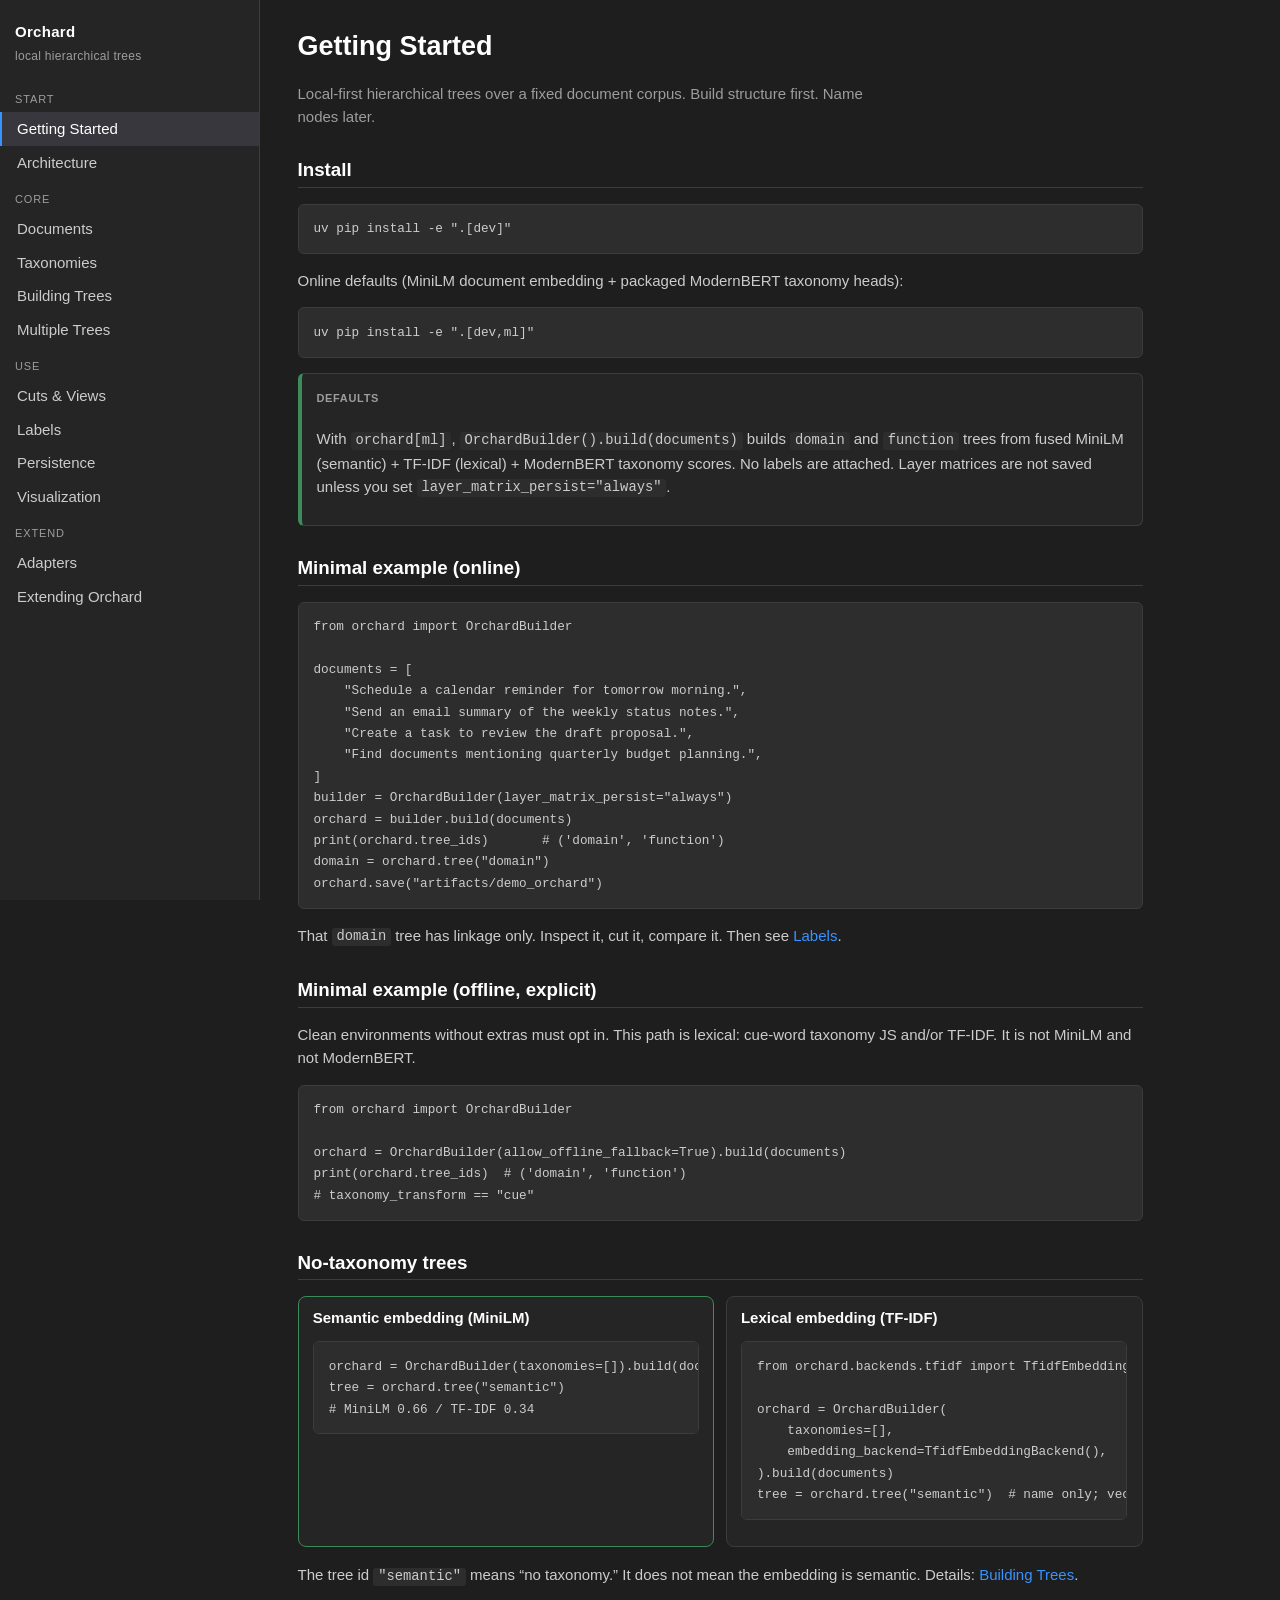
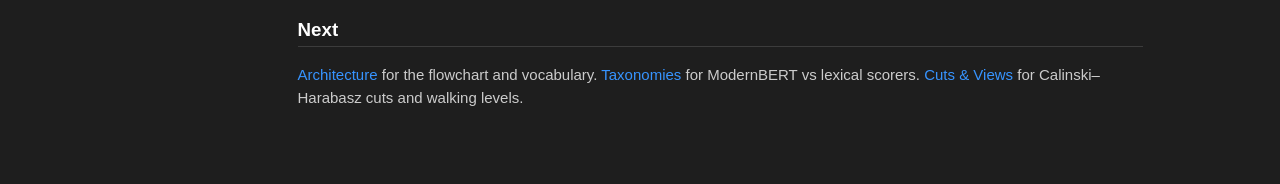
<file: docs/site/index.html>
<!DOCTYPE html>
<html lang="en">
<head>
  <meta charset="utf-8" />
  <meta name="viewport" content="width=device-width, initial-scale=1" />
  <title>Getting Started — Orchard</title>
  <link rel="stylesheet" href="assets/site.css" />
</head>
<body data-page="getting-started">
  <div class="layout">
<aside class="sidebar">
  <div class="brand">Orchard<span>local hierarchical trees</span></div>
  <nav class="nav">
    <div class="nav-section">Start</div>
    <a href="index.html" data-page="getting-started">Getting Started</a>
    <a href="architecture.html" data-page="architecture">Architecture</a>
    <div class="nav-section">Core</div>
    <a href="documents.html" data-page="documents">Documents</a>
    <a href="taxonomies.html" data-page="taxonomies">Taxonomies</a>
    <a href="building-trees.html" data-page="building-trees">Building Trees</a>
    <a href="multiple-trees.html" data-page="multiple-trees">Multiple Trees</a>
    <div class="nav-section">Use</div>
    <a href="cuts-and-views.html" data-page="cuts-and-views">Cuts &amp; Views</a>
    <a href="labels.html" data-page="labels">Labels</a>
    <a href="persistence.html" data-page="persistence">Persistence</a>
    <a href="visualization.html" data-page="visualization">Visualization</a>
    <div class="nav-section">Extend</div>
    <a href="adapters.html" data-page="adapters">Adapters</a>
    <a href="extending.html" data-page="extending">Extending Orchard</a>
  </nav>
</aside>
    <main class="content">
      <h1>Getting Started</h1>
      <p class="lede">Local-first hierarchical trees over a fixed document corpus. Build structure first. Name nodes later.</p>

      <h2>Install</h2>
      <pre><code>uv pip install -e ".[dev]"</code></pre>
      <p>Online defaults (MiniLM document embedding + packaged ModernBERT taxonomy heads):</p>
      <pre><code>uv pip install -e ".[dev,ml]"</code></pre>

      <div class="callout default">
        <div class="kicker">Defaults</div>
        <p>With <code>orchard[ml]</code>, <code>OrchardBuilder().build(documents)</code> builds <code>domain</code> and <code>function</code> trees from fused MiniLM (semantic) + TF-IDF (lexical) + ModernBERT taxonomy scores. No labels are attached. Layer matrices are not saved unless you set <code>layer_matrix_persist="always"</code>.</p>
      </div>

      <h2>Minimal example (online)</h2>
      <pre><code>from orchard import OrchardBuilder

documents = [
    "Schedule a calendar reminder for tomorrow morning.",
    "Send an email summary of the weekly status notes.",
    "Create a task to review the draft proposal.",
    "Find documents mentioning quarterly budget planning.",
]
builder = OrchardBuilder(layer_matrix_persist="always")
orchard = builder.build(documents)
print(orchard.tree_ids)       # ('domain', 'function')
domain = orchard.tree("domain")
orchard.save("artifacts/demo_orchard")</code></pre>
      <p>That <code>domain</code> tree has linkage only. Inspect it, cut it, compare it. Then see <a href="labels.html">Labels</a>.</p>

      <h2>Minimal example (offline, explicit)</h2>
      <p>Clean environments without extras must opt in. This path is lexical: cue-word taxonomy JS and/or TF-IDF. It is not MiniLM and not ModernBERT.</p>
      <pre><code>from orchard import OrchardBuilder

orchard = OrchardBuilder(allow_offline_fallback=True).build(documents)
print(orchard.tree_ids)  # ('domain', 'function')
# taxonomy_transform == "cue"</code></pre>

      <h2>No-taxonomy trees</h2>
      <div class="split">
        <div class="branch default">
          <h3>Semantic embedding (MiniLM)</h3>
          <pre><code>orchard = OrchardBuilder(taxonomies=[]).build(documents)
tree = orchard.tree("semantic")
# MiniLM 0.66 / TF-IDF 0.34</code></pre>
        </div>
        <div class="branch">
          <h3>Lexical embedding (TF-IDF)</h3>
          <pre><code>from orchard.backends.tfidf import TfidfEmbeddingBackend

orchard = OrchardBuilder(
    taxonomies=[],
    embedding_backend=TfidfEmbeddingBackend(),
).build(documents)
tree = orchard.tree("semantic")  # name only; vectors are TF-IDF</code></pre>
        </div>
      </div>
      <p>The tree id <code>"semantic"</code> means “no taxonomy.” It does not mean the embedding is semantic. Details: <a href="building-trees.html">Building Trees</a>.</p>

      <h2>Next</h2>
      <p><a href="architecture.html">Architecture</a> for the flowchart and vocabulary. <a href="taxonomies.html">Taxonomies</a> for ModernBERT vs lexical scorers. <a href="cuts-and-views.html">Cuts &amp; Views</a> for Calinski–Harabasz cuts and walking levels.</p>
    </main>
  </div>
  <script src="assets/site.js"></script>
</body>
</html>
</file>
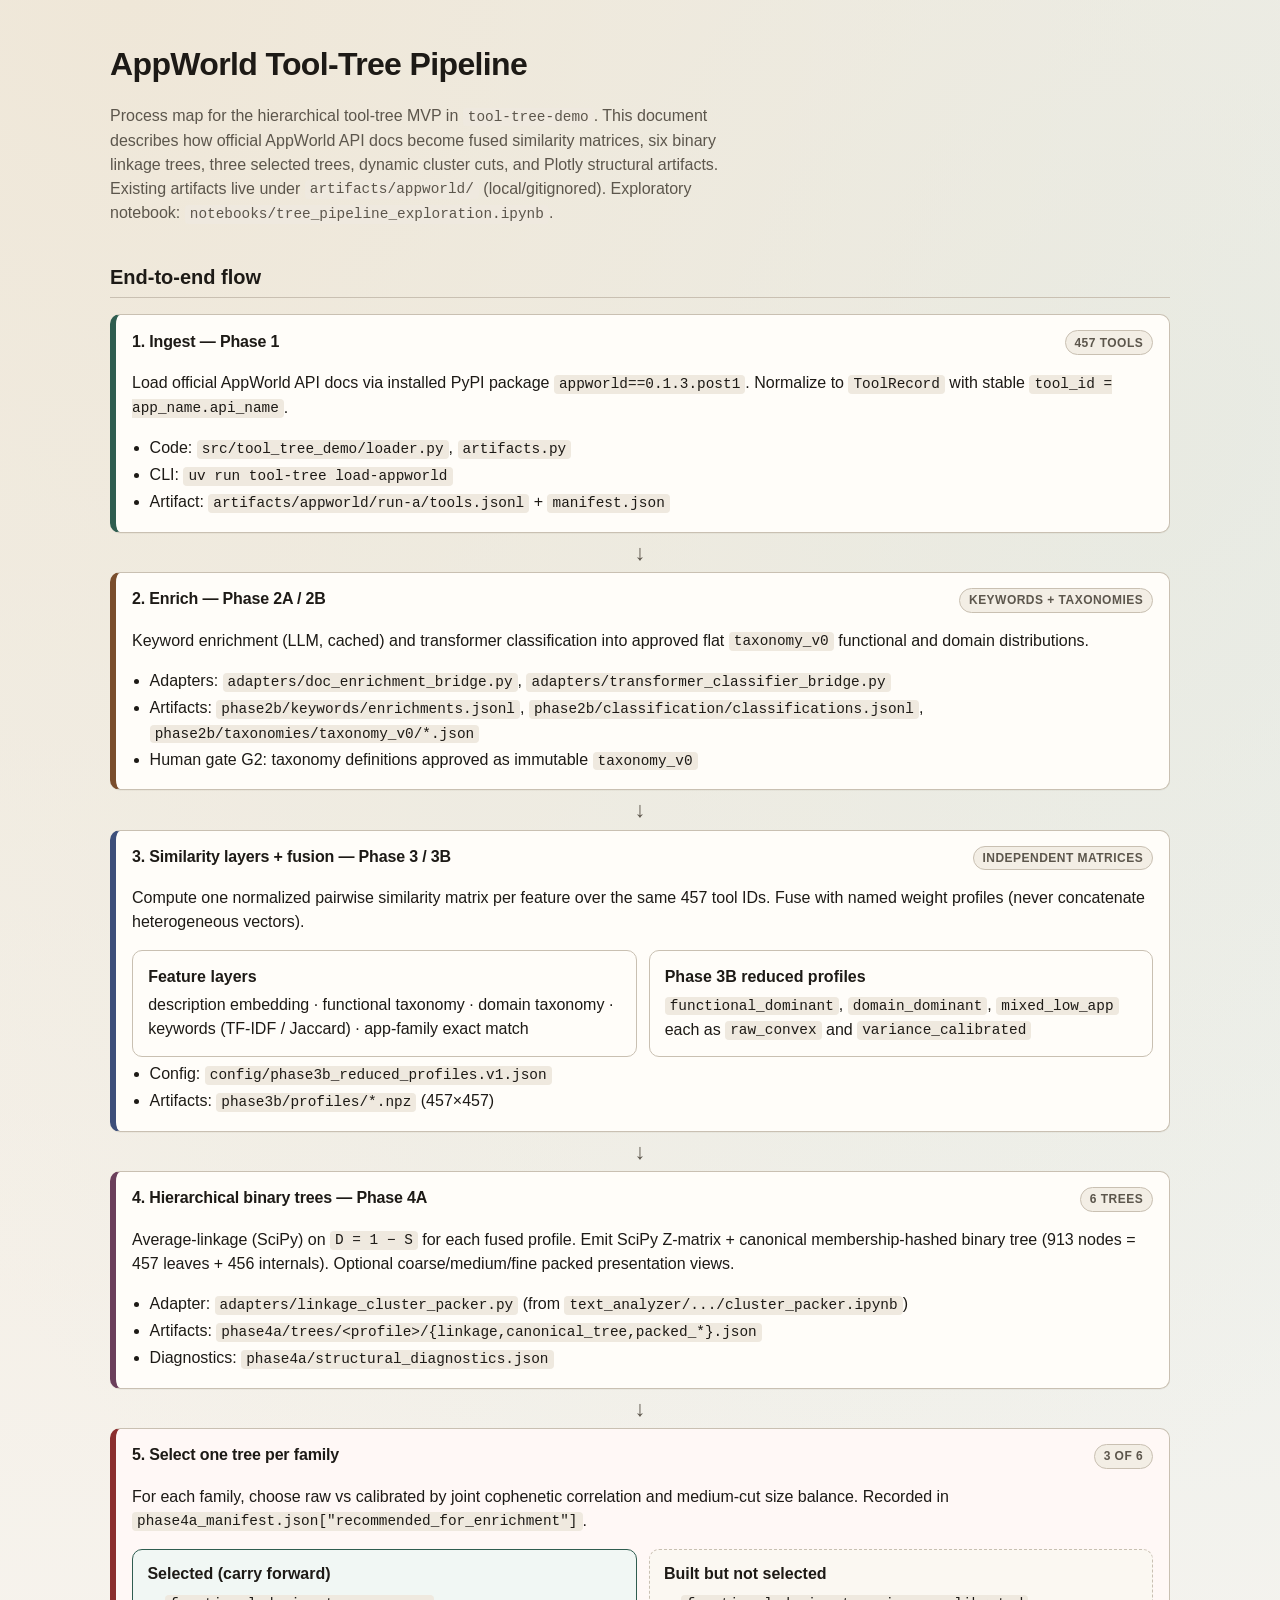
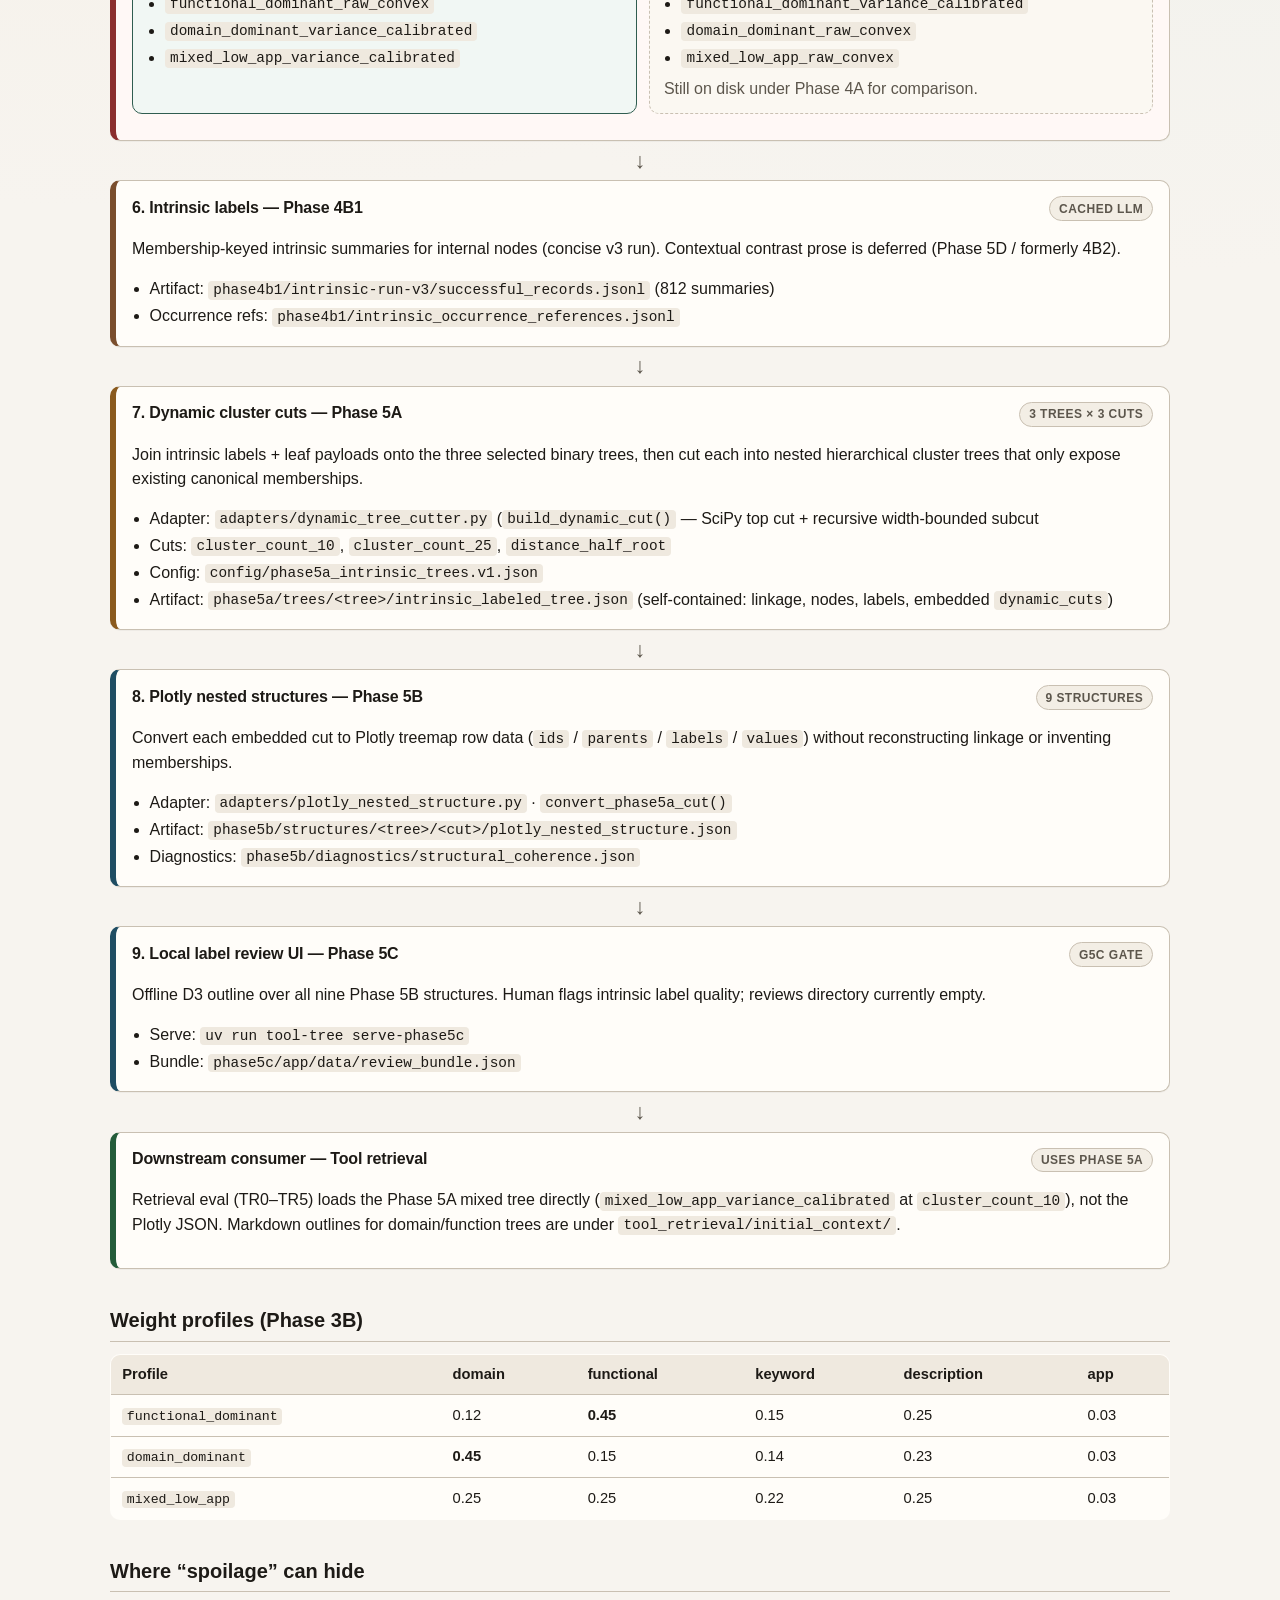
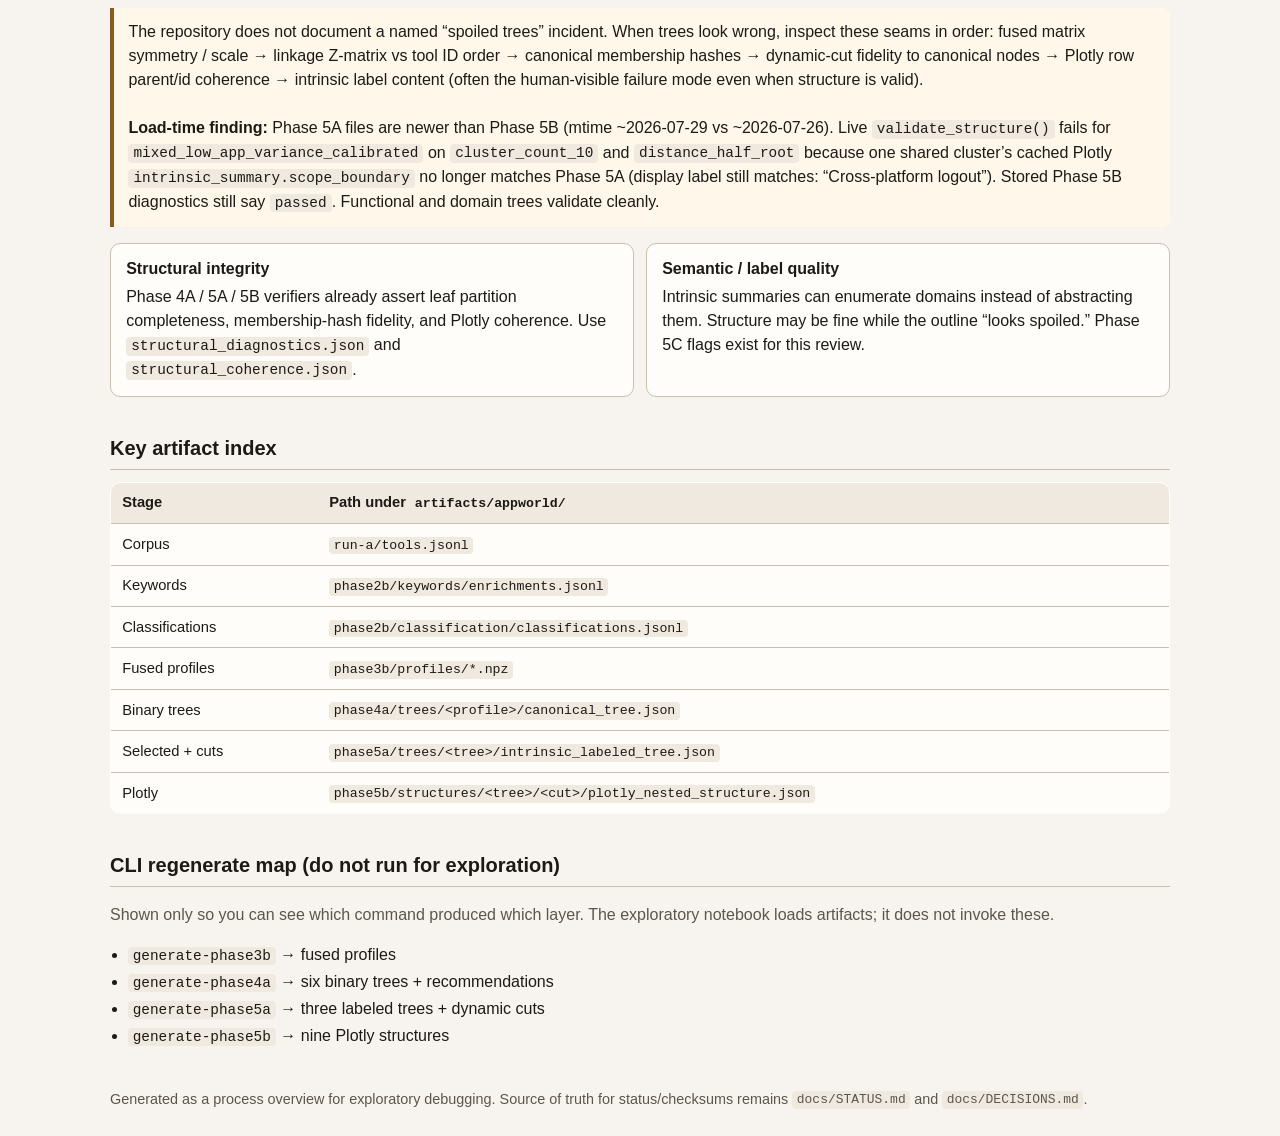
<file: docs/TREE_PIPELINE_PROCESS.html>
<!DOCTYPE html>
<html lang="en">
<head>
  <meta charset="utf-8" />
  <meta name="viewport" content="width=device-width, initial-scale=1" />
  <title>AppWorld Tool-Tree Pipeline Process</title>
  <style>
    :root {
      --bg: #f7f4ef;
      --ink: #1d1a16;
      --muted: #5c564c;
      --line: #c9c0b2;
      --card: #fffdf9;
      --ingest: #2f5d50;
      --enrich: #7a4e2d;
      --sim: #3d4f7a;
      --tree: #6b3f5b;
      --cut: #8a5a1e;
      --viz: #1f4d63;
      --gate: #8b2e2e;
      --ok: #245c3a;
    }
    * { box-sizing: border-box; }
    body {
      margin: 0;
      color: var(--ink);
      background:
        radial-gradient(circle at 10% 0%, #efe7d8 0%, transparent 40%),
        radial-gradient(circle at 90% 10%, #e4ece8 0%, transparent 35%),
        var(--bg);
      font: 16px/1.5 "Segoe UI", "Helvetica Neue", sans-serif;
    }
    main {
      max-width: 1100px;
      margin: 0 auto;
      padding: 2.5rem 1.25rem 4rem;
    }
    h1 {
      font-size: 2rem;
      letter-spacing: -0.02em;
      margin: 0 0 0.4rem;
    }
    .lede {
      color: var(--muted);
      max-width: 70ch;
      margin-bottom: 2rem;
    }
    h2 {
      margin: 2.25rem 0 0.75rem;
      font-size: 1.25rem;
      border-bottom: 1px solid var(--line);
      padding-bottom: 0.35rem;
    }
    h3 { margin: 1.25rem 0 0.5rem; font-size: 1.05rem; }
    p, li { color: var(--ink); }
    .muted { color: var(--muted); }
    code, .path {
      font-family: Consolas, "Cascadia Mono", monospace;
      font-size: 0.9em;
      background: #efe9df;
      padding: 0.1em 0.35em;
      border-radius: 4px;
    }
    .flow {
      display: flex;
      flex-direction: column;
      gap: 0.55rem;
      margin: 1rem 0 1.5rem;
    }
    .stage {
      border: 1px solid var(--line);
      border-left: 6px solid var(--ink);
      background: var(--card);
      border-radius: 10px;
      padding: 0.9rem 1rem;
      box-shadow: 0 1px 0 rgba(29, 26, 22, 0.04);
    }
    .stage.ingest { border-left-color: var(--ingest); }
    .stage.enrich { border-left-color: var(--enrich); }
    .stage.sim { border-left-color: var(--sim); }
    .stage.tree { border-left-color: var(--tree); }
    .stage.cut { border-left-color: var(--cut); }
    .stage.viz { border-left-color: var(--viz); }
    .stage.gate { border-left-color: var(--gate); background: #fff8f6; }
    .stage.consumer { border-left-color: var(--ok); }
    .stage-head {
      display: flex;
      flex-wrap: wrap;
      gap: 0.5rem 1rem;
      align-items: baseline;
      justify-content: space-between;
    }
    .stage-title {
      font-weight: 700;
      letter-spacing: -0.01em;
    }
    .badge {
      display: inline-block;
      font-size: 0.75rem;
      font-weight: 650;
      text-transform: uppercase;
      letter-spacing: 0.04em;
      border: 1px solid var(--line);
      border-radius: 999px;
      padding: 0.15rem 0.55rem;
      color: var(--muted);
      background: #f3eee5;
    }
    .arrow {
      align-self: center;
      color: var(--muted);
      font-size: 1.35rem;
      line-height: 1;
      user-select: none;
    }
    .grid-2 {
      display: grid;
      grid-template-columns: repeat(auto-fit, minmax(240px, 1fr));
      gap: 0.75rem;
    }
    .tile {
      border: 1px solid var(--line);
      border-radius: 10px;
      background: var(--card);
      padding: 0.85rem 0.95rem;
    }
    .tile strong { display: block; margin-bottom: 0.25rem; }
    .split {
      display: grid;
      grid-template-columns: repeat(auto-fit, minmax(280px, 1fr));
      gap: 0.75rem;
      margin: 0.75rem 0;
    }
    .branch {
      border: 1px dashed var(--line);
      border-radius: 10px;
      padding: 0.75rem 0.9rem;
      background: #fbf8f2;
    }
    .branch.selected {
      border-style: solid;
      border-color: #2f5d50;
      background: #f1f7f4;
    }
    .branch .label {
      font-weight: 700;
      margin-bottom: 0.35rem;
    }
    ul.compact { margin: 0.35rem 0 0; padding-left: 1.1rem; }
    ul.compact li { margin: 0.15rem 0; }
    table {
      width: 100%;
      border-collapse: collapse;
      background: var(--card);
      border: 1px solid var(--line);
      border-radius: 10px;
      overflow: hidden;
      font-size: 0.92rem;
    }
    th, td {
      text-align: left;
      padding: 0.55rem 0.7rem;
      border-bottom: 1px solid var(--line);
      vertical-align: top;
    }
    th { background: #efe9df; font-weight: 650; }
    tr:last-child td { border-bottom: 0; }
    .note {
      border-left: 4px solid #8a5a1e;
      background: #fff8ea;
      padding: 0.75rem 0.9rem;
      border-radius: 0 8px 8px 0;
      margin: 1rem 0;
    }
    footer {
      margin-top: 2.5rem;
      color: var(--muted);
      font-size: 0.9rem;
    }
  </style>
</head>
<body>
  <main>
    <h1>AppWorld Tool-Tree Pipeline</h1>
    <p class="lede">
      Process map for the hierarchical tool-tree MVP in
      <code>tool-tree-demo</code>. This document describes how official AppWorld
      API docs become fused similarity matrices, six binary linkage trees, three
      selected trees, dynamic cluster cuts, and Plotly structural artifacts.
      Existing artifacts live under <span class="path">artifacts/appworld/</span>
      (local/gitignored). Exploratory notebook:
      <span class="path">notebooks/tree_pipeline_exploration.ipynb</span>.
    </p>

    <h2>End-to-end flow</h2>
    <div class="flow">
      <div class="stage ingest">
        <div class="stage-head">
          <div class="stage-title">1. Ingest — Phase 1</div>
          <span class="badge">457 tools</span>
        </div>
        <p>Load official AppWorld API docs via installed PyPI package
          <code>appworld==0.1.3.post1</code>. Normalize to
          <code>ToolRecord</code> with stable <code>tool_id = app_name.api_name</code>.</p>
        <ul class="compact">
          <li>Code: <code>src/tool_tree_demo/loader.py</code>, <code>artifacts.py</code></li>
          <li>CLI: <code>uv run tool-tree load-appworld</code></li>
          <li>Artifact: <span class="path">artifacts/appworld/run-a/tools.jsonl</span> + <code>manifest.json</code></li>
        </ul>
      </div>
      <div class="arrow">↓</div>

      <div class="stage enrich">
        <div class="stage-head">
          <div class="stage-title">2. Enrich — Phase 2A / 2B</div>
          <span class="badge">keywords + taxonomies</span>
        </div>
        <p>Keyword enrichment (LLM, cached) and transformer classification into
          approved flat <code>taxonomy_v0</code> functional and domain distributions.</p>
        <ul class="compact">
          <li>Adapters: <code>adapters/doc_enrichment_bridge.py</code>, <code>adapters/transformer_classifier_bridge.py</code></li>
          <li>Artifacts:
            <span class="path">phase2b/keywords/enrichments.jsonl</span>,
            <span class="path">phase2b/classification/classifications.jsonl</span>,
            <span class="path">phase2b/taxonomies/taxonomy_v0/*.json</span>
          </li>
          <li>Human gate G2: taxonomy definitions approved as immutable <code>taxonomy_v0</code></li>
        </ul>
      </div>
      <div class="arrow">↓</div>

      <div class="stage sim">
        <div class="stage-head">
          <div class="stage-title">3. Similarity layers + fusion — Phase 3 / 3B</div>
          <span class="badge">independent matrices</span>
        </div>
        <p>Compute one normalized pairwise similarity matrix per feature over the
          same 457 tool IDs. Fuse with named weight profiles (never concatenate
          heterogeneous vectors).</p>
        <div class="grid-2" style="margin-top:0.6rem">
          <div class="tile">
            <strong>Feature layers</strong>
            description embedding · functional taxonomy · domain taxonomy ·
            keywords (TF-IDF / Jaccard) · app-family exact match
          </div>
          <div class="tile">
            <strong>Phase 3B reduced profiles</strong>
            <code>functional_dominant</code>,
            <code>domain_dominant</code>,
            <code>mixed_low_app</code>
            each as <code>raw_convex</code> and <code>variance_calibrated</code>
          </div>
        </div>
        <ul class="compact">
          <li>Config: <span class="path">config/phase3b_reduced_profiles.v1.json</span></li>
          <li>Artifacts: <span class="path">phase3b/profiles/*.npz</span> (457×457)</li>
        </ul>
      </div>
      <div class="arrow">↓</div>

      <div class="stage tree">
        <div class="stage-head">
          <div class="stage-title">4. Hierarchical binary trees — Phase 4A</div>
          <span class="badge">6 trees</span>
        </div>
        <p>Average-linkage (SciPy) on <code>D = 1 − S</code> for each fused profile.
          Emit SciPy Z-matrix + canonical membership-hashed binary tree
          (913 nodes = 457 leaves + 456 internals). Optional coarse/medium/fine
          packed presentation views.</p>
        <ul class="compact">
          <li>Adapter: <code>adapters/linkage_cluster_packer.py</code>
            (from <code>text_analyzer/.../cluster_packer.ipynb</code>)</li>
          <li>Artifacts: <span class="path">phase4a/trees/&lt;profile&gt;/{linkage,canonical_tree,packed_*}.json</span></li>
          <li>Diagnostics: <span class="path">phase4a/structural_diagnostics.json</span></li>
        </ul>
      </div>
      <div class="arrow">↓</div>

      <div class="stage gate">
        <div class="stage-head">
          <div class="stage-title">5. Select one tree per family</div>
          <span class="badge">3 of 6</span>
        </div>
        <p>For each family, choose raw vs calibrated by joint cophenetic correlation
          and medium-cut size balance. Recorded in
          <code>phase4a_manifest.json["recommended_for_enrichment"]</code>.</p>
        <div class="split">
          <div class="branch selected">
            <div class="label">Selected (carry forward)</div>
            <ul class="compact">
              <li><code>functional_dominant_raw_convex</code></li>
              <li><code>domain_dominant_variance_calibrated</code></li>
              <li><code>mixed_low_app_variance_calibrated</code></li>
            </ul>
          </div>
          <div class="branch">
            <div class="label">Built but not selected</div>
            <ul class="compact">
              <li><code>functional_dominant_variance_calibrated</code></li>
              <li><code>domain_dominant_raw_convex</code></li>
              <li><code>mixed_low_app_raw_convex</code></li>
            </ul>
            <p class="muted" style="margin:0.4rem 0 0">Still on disk under Phase 4A for comparison.</p>
          </div>
        </div>
      </div>
      <div class="arrow">↓</div>

      <div class="stage enrich">
        <div class="stage-head">
          <div class="stage-title">6. Intrinsic labels — Phase 4B1</div>
          <span class="badge">cached LLM</span>
        </div>
        <p>Membership-keyed intrinsic summaries for internal nodes (concise v3 run).
          Contextual contrast prose is deferred (Phase 5D / formerly 4B2).</p>
        <ul class="compact">
          <li>Artifact: <span class="path">phase4b1/intrinsic-run-v3/successful_records.jsonl</span> (812 summaries)</li>
          <li>Occurrence refs: <span class="path">phase4b1/intrinsic_occurrence_references.jsonl</span></li>
        </ul>
      </div>
      <div class="arrow">↓</div>

      <div class="stage cut">
        <div class="stage-head">
          <div class="stage-title">7. Dynamic cluster cuts — Phase 5A</div>
          <span class="badge">3 trees × 3 cuts</span>
        </div>
        <p>Join intrinsic labels + leaf payloads onto the three selected binary trees,
          then cut each into nested hierarchical cluster trees that only expose
          existing canonical memberships.</p>
        <ul class="compact">
          <li>Adapter: <code>adapters/dynamic_tree_cutter.py</code>
            (<code>build_dynamic_cut()</code> — SciPy top cut + recursive width-bounded subcut</li>
          <li>Cuts: <code>cluster_count_10</code>, <code>cluster_count_25</code>, <code>distance_half_root</code></li>
          <li>Config: <span class="path">config/phase5a_intrinsic_trees.v1.json</span></li>
          <li>Artifact: <span class="path">phase5a/trees/&lt;tree&gt;/intrinsic_labeled_tree.json</span>
            (self-contained: linkage, nodes, labels, embedded <code>dynamic_cuts</code>)</li>
        </ul>
      </div>
      <div class="arrow">↓</div>

      <div class="stage viz">
        <div class="stage-head">
          <div class="stage-title">8. Plotly nested structures — Phase 5B</div>
          <span class="badge">9 structures</span>
        </div>
        <p>Convert each embedded cut to Plotly treemap row data
          (<code>ids</code> / <code>parents</code> / <code>labels</code> / <code>values</code>)
          without reconstructing linkage or inventing memberships.</p>
        <ul class="compact">
          <li>Adapter: <code>adapters/plotly_nested_structure.py</code> · <code>convert_phase5a_cut()</code></li>
          <li>Artifact: <span class="path">phase5b/structures/&lt;tree&gt;/&lt;cut&gt;/plotly_nested_structure.json</span></li>
          <li>Diagnostics: <span class="path">phase5b/diagnostics/structural_coherence.json</span></li>
        </ul>
      </div>
      <div class="arrow">↓</div>

      <div class="stage viz">
        <div class="stage-head">
          <div class="stage-title">9. Local label review UI — Phase 5C</div>
          <span class="badge">G5C gate</span>
        </div>
        <p>Offline D3 outline over all nine Phase 5B structures. Human flags
          intrinsic label quality; reviews directory currently empty.</p>
        <ul class="compact">
          <li>Serve: <code>uv run tool-tree serve-phase5c</code></li>
          <li>Bundle: <span class="path">phase5c/app/data/review_bundle.json</span></li>
        </ul>
      </div>
      <div class="arrow">↓</div>

      <div class="stage consumer">
        <div class="stage-head">
          <div class="stage-title">Downstream consumer — Tool retrieval</div>
          <span class="badge">uses Phase 5A</span>
        </div>
        <p>Retrieval eval (TR0–TR5) loads the Phase 5A mixed tree directly
          (<code>mixed_low_app_variance_calibrated</code> at
          <code>cluster_count_10</code>), not the Plotly JSON. Markdown outlines for
          domain/function trees are under
          <span class="path">tool_retrieval/initial_context/</span>.</p>
      </div>
    </div>

    <h2>Weight profiles (Phase 3B)</h2>
    <table>
      <thead>
        <tr>
          <th>Profile</th>
          <th>domain</th>
          <th>functional</th>
          <th>keyword</th>
          <th>description</th>
          <th>app</th>
        </tr>
      </thead>
      <tbody>
        <tr>
          <td><code>functional_dominant</code></td>
          <td>0.12</td><td><strong>0.45</strong></td><td>0.15</td><td>0.25</td><td>0.03</td>
        </tr>
        <tr>
          <td><code>domain_dominant</code></td>
          <td><strong>0.45</strong></td><td>0.15</td><td>0.14</td><td>0.23</td><td>0.03</td>
        </tr>
        <tr>
          <td><code>mixed_low_app</code></td>
          <td>0.25</td><td>0.25</td><td>0.22</td><td>0.25</td><td>0.03</td>
        </tr>
      </tbody>
    </table>

    <h2>Where “spoilage” can hide</h2>
    <div class="note">
      The repository does not document a named “spoiled trees” incident. When
      trees look wrong, inspect these seams in order: fused matrix symmetry /
      scale → linkage Z-matrix vs tool ID order → canonical membership hashes →
      dynamic-cut fidelity to canonical nodes → Plotly row parent/id coherence →
      intrinsic label content (often the human-visible failure mode even when
      structure is valid).
      <br /><br />
      <strong>Load-time finding:</strong> Phase 5A files are newer than Phase 5B
      (mtime ~2026-07-29 vs ~2026-07-26). Live
      <code>validate_structure()</code> fails for
      <code>mixed_low_app_variance_calibrated</code> on
      <code>cluster_count_10</code> and <code>distance_half_root</code> because
      one shared cluster’s cached Plotly <code>intrinsic_summary.scope_boundary</code>
      no longer matches Phase 5A (display label still matches:
      “Cross-platform logout”). Stored Phase 5B diagnostics still say
      <code>passed</code>. Functional and domain trees validate cleanly.
    </div>
    <div class="grid-2">
      <div class="tile">
        <strong>Structural integrity</strong>
        Phase 4A / 5A / 5B verifiers already assert leaf partition completeness,
        membership-hash fidelity, and Plotly coherence. Use
        <code>structural_diagnostics.json</code> and
        <code>structural_coherence.json</code>.
      </div>
      <div class="tile">
        <strong>Semantic / label quality</strong>
        Intrinsic summaries can enumerate domains instead of abstracting them.
        Structure may be fine while the outline “looks spoiled.” Phase 5C flags
        exist for this review.
      </div>
    </div>

    <h2>Key artifact index</h2>
    <table>
      <thead>
        <tr><th>Stage</th><th>Path under <code>artifacts/appworld/</code></th></tr>
      </thead>
      <tbody>
        <tr><td>Corpus</td><td><code>run-a/tools.jsonl</code></td></tr>
        <tr><td>Keywords</td><td><code>phase2b/keywords/enrichments.jsonl</code></td></tr>
        <tr><td>Classifications</td><td><code>phase2b/classification/classifications.jsonl</code></td></tr>
        <tr><td>Fused profiles</td><td><code>phase3b/profiles/*.npz</code></td></tr>
        <tr><td>Binary trees</td><td><code>phase4a/trees/&lt;profile&gt;/canonical_tree.json</code></td></tr>
        <tr><td>Selected + cuts</td><td><code>phase5a/trees/&lt;tree&gt;/intrinsic_labeled_tree.json</code></td></tr>
        <tr><td>Plotly</td><td><code>phase5b/structures/&lt;tree&gt;/&lt;cut&gt;/plotly_nested_structure.json</code></td></tr>
      </tbody>
    </table>

    <h2>CLI regenerate map (do not run for exploration)</h2>
    <p class="muted">Shown only so you can see which command produced which layer.
      The exploratory notebook loads artifacts; it does not invoke these.</p>
    <ul class="compact">
      <li><code>generate-phase3b</code> → fused profiles</li>
      <li><code>generate-phase4a</code> → six binary trees + recommendations</li>
      <li><code>generate-phase5a</code> → three labeled trees + dynamic cuts</li>
      <li><code>generate-phase5b</code> → nine Plotly structures</li>
    </ul>

    <footer>
      Generated as a process overview for exploratory debugging. Source of truth
      for status/checksums remains <code>docs/STATUS.md</code> and
      <code>docs/DECISIONS.md</code>.
    </footer>
  </main>
</body>
</html>
</file>
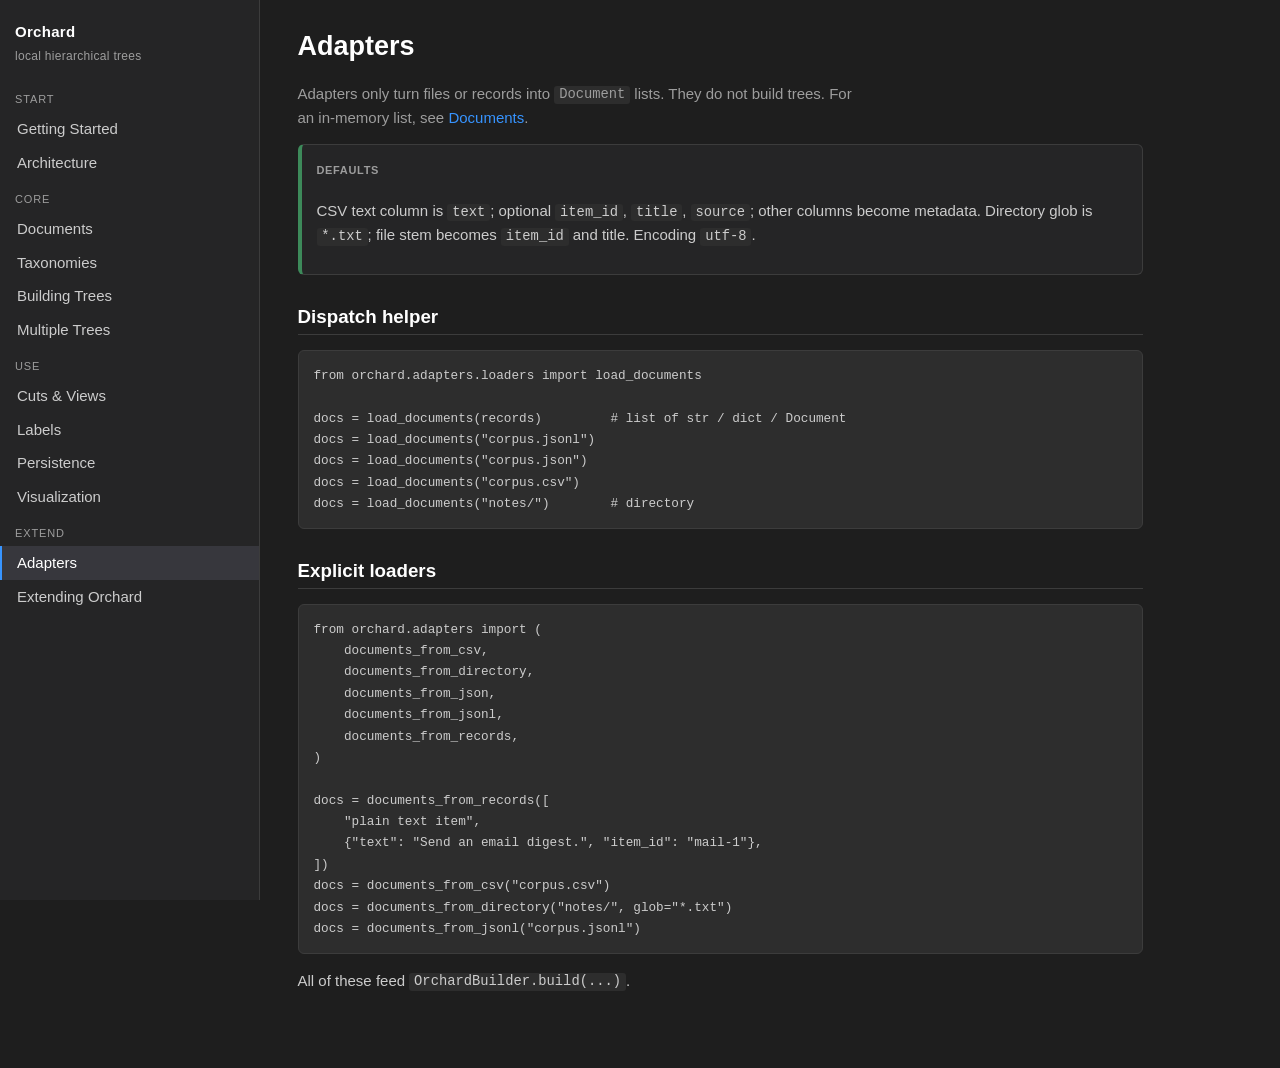
<file: docs/site/adapters.html>
<!DOCTYPE html>
<html lang="en">
<head>
  <meta charset="utf-8" />
  <meta name="viewport" content="width=device-width, initial-scale=1" />
  <title>Adapters — Orchard</title>
  <link rel="stylesheet" href="assets/site.css" />
</head>
<body data-page="adapters">
  <div class="layout">
<aside class="sidebar">
  <div class="brand">Orchard<span>local hierarchical trees</span></div>
  <nav class="nav">
    <div class="nav-section">Start</div>
    <a href="index.html" data-page="getting-started">Getting Started</a>
    <a href="architecture.html" data-page="architecture">Architecture</a>
    <div class="nav-section">Core</div>
    <a href="documents.html" data-page="documents">Documents</a>
    <a href="taxonomies.html" data-page="taxonomies">Taxonomies</a>
    <a href="building-trees.html" data-page="building-trees">Building Trees</a>
    <a href="multiple-trees.html" data-page="multiple-trees">Multiple Trees</a>
    <div class="nav-section">Use</div>
    <a href="cuts-and-views.html" data-page="cuts-and-views">Cuts &amp; Views</a>
    <a href="labels.html" data-page="labels">Labels</a>
    <a href="persistence.html" data-page="persistence">Persistence</a>
    <a href="visualization.html" data-page="visualization">Visualization</a>
    <div class="nav-section">Extend</div>
    <a href="adapters.html" data-page="adapters">Adapters</a>
    <a href="extending.html" data-page="extending">Extending Orchard</a>
  </nav>
</aside>
    <main class="content">
      <h1>Adapters</h1>
      <p class="lede">Adapters only turn files or records into <code>Document</code> lists. They do not build trees. For an in-memory list, see <a href="documents.html">Documents</a>.</p>

      <div class="callout default">
        <div class="kicker">Defaults</div>
        <p>CSV text column is <code>text</code>; optional <code>item_id</code>, <code>title</code>, <code>source</code>; other columns become metadata. Directory glob is <code>*.txt</code>; file stem becomes <code>item_id</code> and title. Encoding <code>utf-8</code>.</p>
      </div>

      <h2>Dispatch helper</h2>
      <pre><code>from orchard.adapters.loaders import load_documents

docs = load_documents(records)         # list of str / dict / Document
docs = load_documents("corpus.jsonl")
docs = load_documents("corpus.json")
docs = load_documents("corpus.csv")
docs = load_documents("notes/")        # directory</code></pre>

      <h2>Explicit loaders</h2>
      <pre><code>from orchard.adapters import (
    documents_from_csv,
    documents_from_directory,
    documents_from_json,
    documents_from_jsonl,
    documents_from_records,
)

docs = documents_from_records([
    "plain text item",
    {"text": "Send an email digest.", "item_id": "mail-1"},
])
docs = documents_from_csv("corpus.csv")
docs = documents_from_directory("notes/", glob="*.txt")
docs = documents_from_jsonl("corpus.jsonl")</code></pre>
      <p>All of these feed <code>OrchardBuilder.build(...)</code>.</p>
    </main>
  </div>
  <script src="assets/site.js"></script>
</body>
</html>
</file>
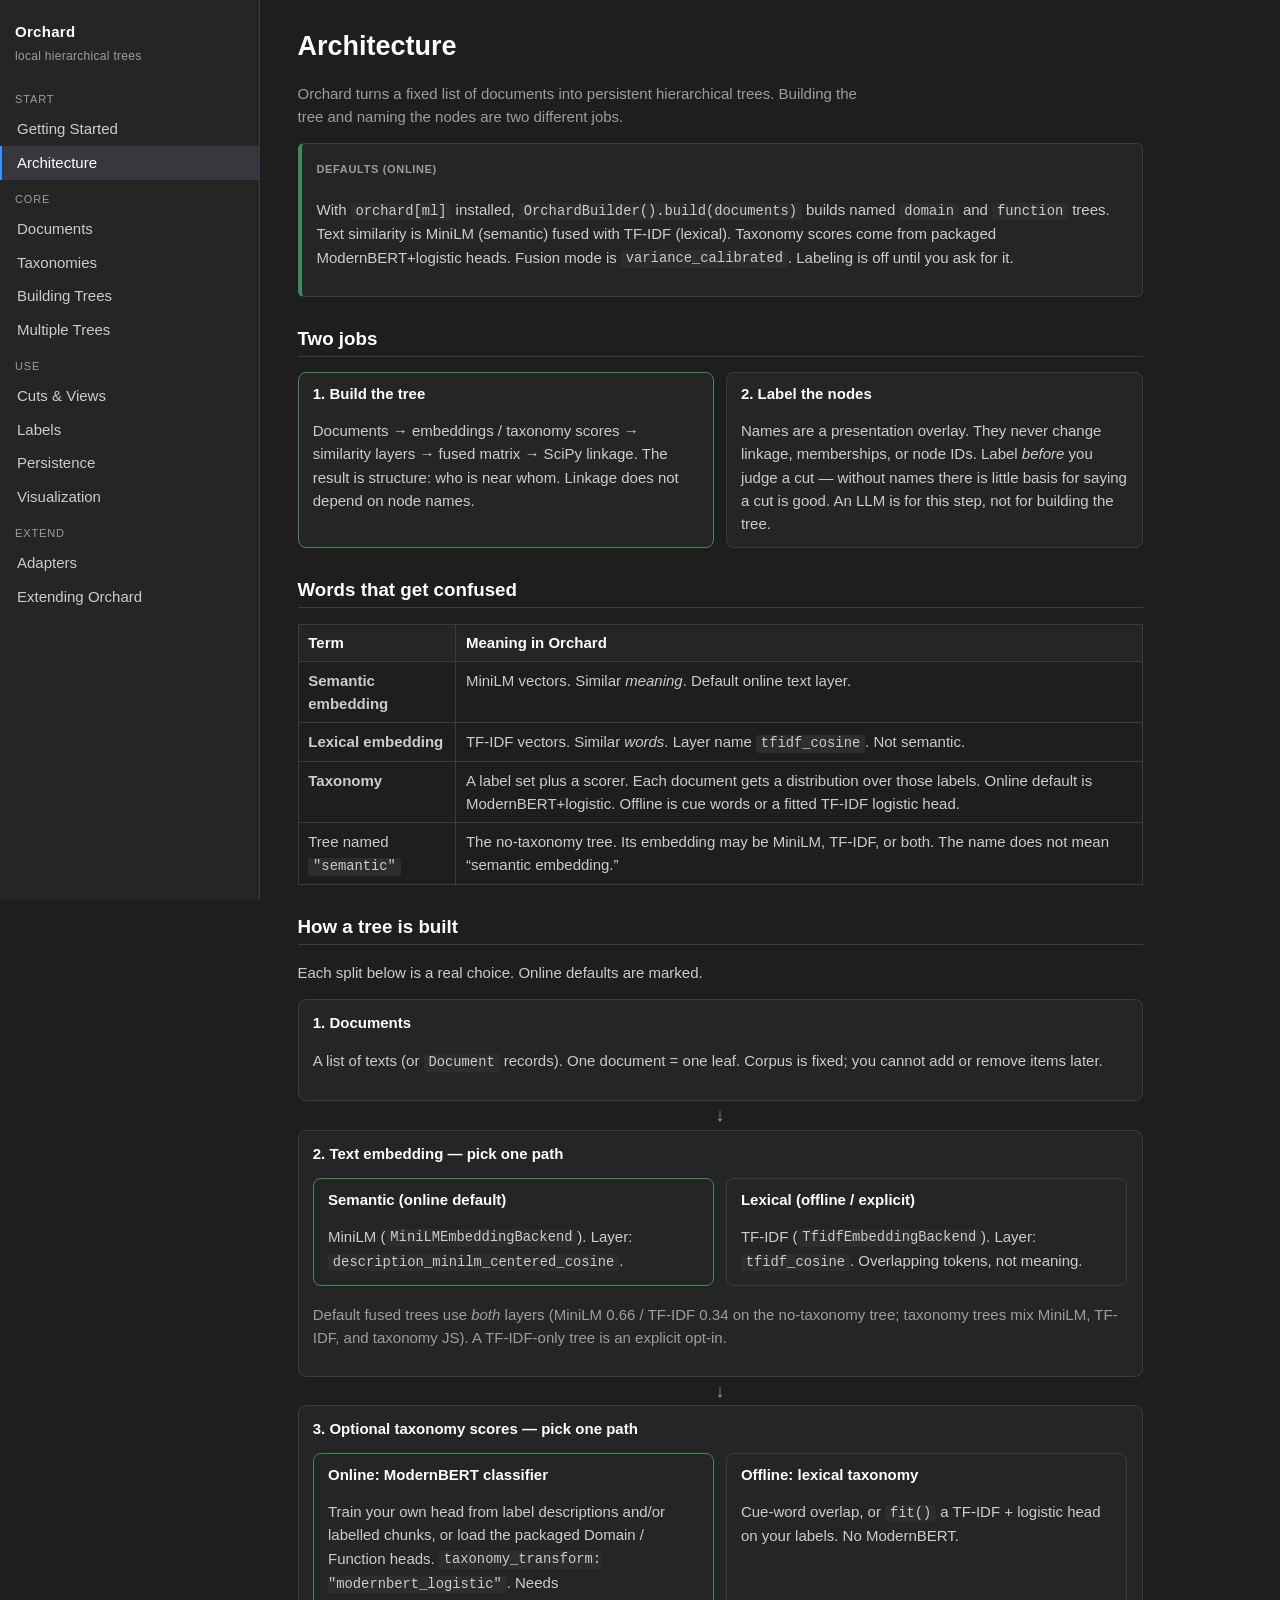
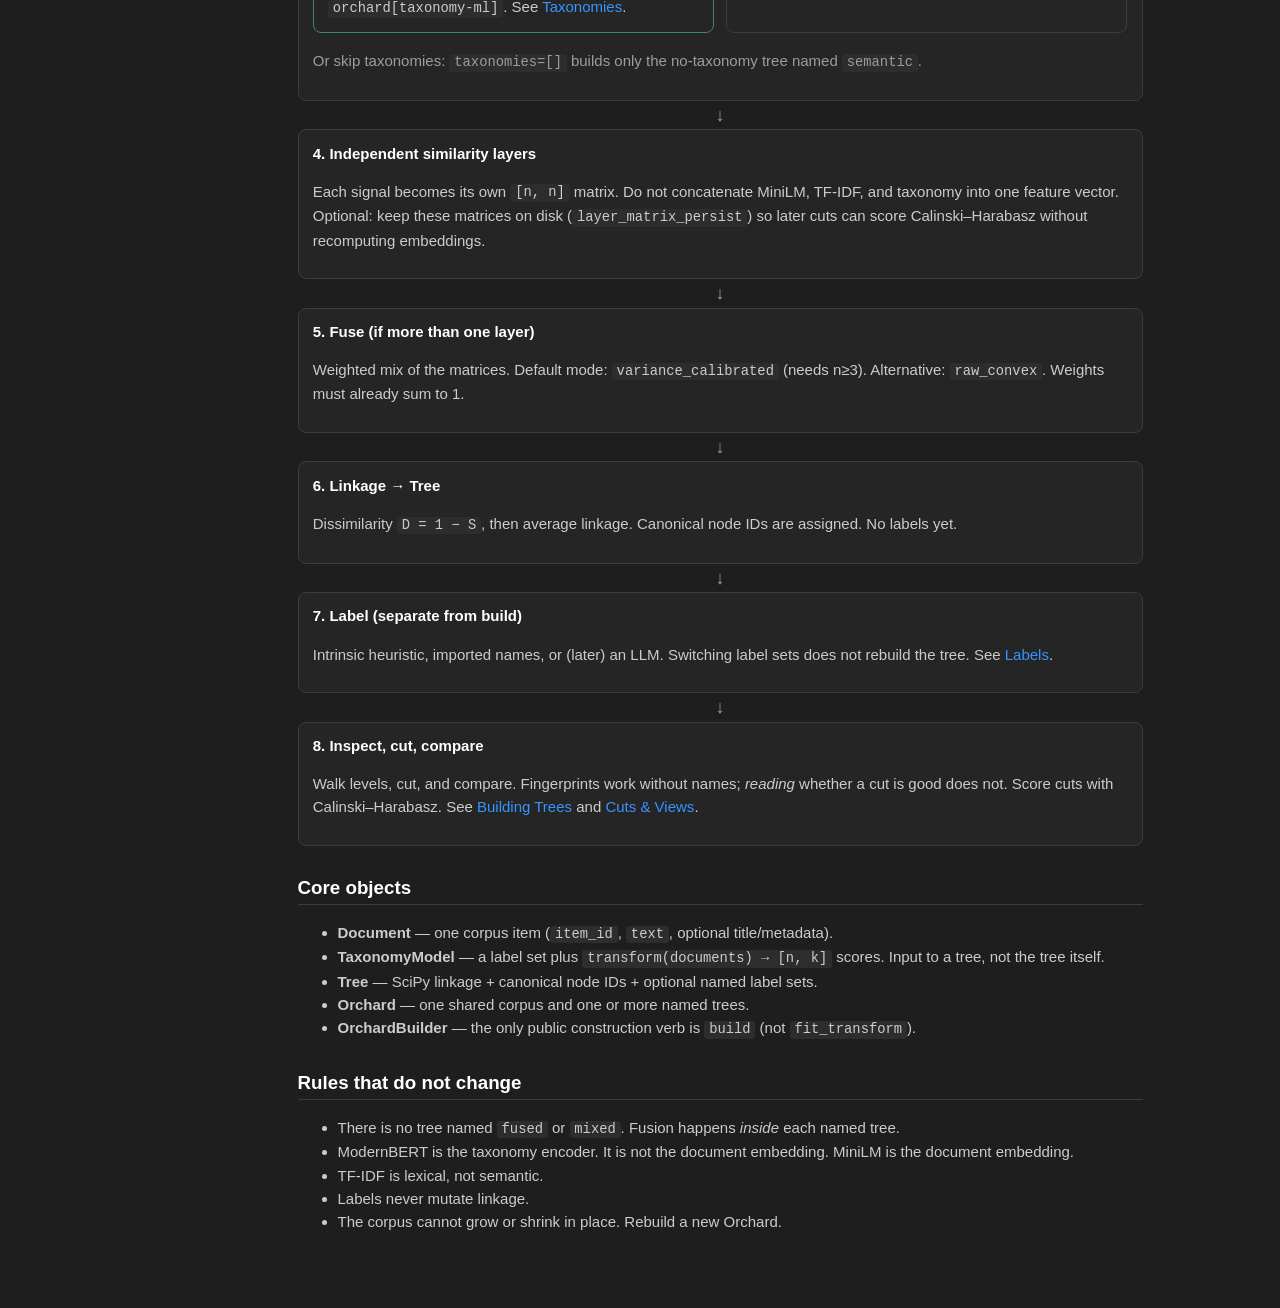
<file: docs/site/architecture.html>
<!DOCTYPE html>
<html lang="en">
<head>
  <meta charset="utf-8" />
  <meta name="viewport" content="width=device-width, initial-scale=1" />
  <title>Architecture — Orchard</title>
  <link rel="stylesheet" href="assets/site.css" />
</head>
<body data-page="architecture">
  <div class="layout">
<aside class="sidebar">
  <div class="brand">Orchard<span>local hierarchical trees</span></div>
  <nav class="nav">
    <div class="nav-section">Start</div>
    <a href="index.html" data-page="getting-started">Getting Started</a>
    <a href="architecture.html" data-page="architecture">Architecture</a>
    <div class="nav-section">Core</div>
    <a href="documents.html" data-page="documents">Documents</a>
    <a href="taxonomies.html" data-page="taxonomies">Taxonomies</a>
    <a href="building-trees.html" data-page="building-trees">Building Trees</a>
    <a href="multiple-trees.html" data-page="multiple-trees">Multiple Trees</a>
    <div class="nav-section">Use</div>
    <a href="cuts-and-views.html" data-page="cuts-and-views">Cuts &amp; Views</a>
    <a href="labels.html" data-page="labels">Labels</a>
    <a href="persistence.html" data-page="persistence">Persistence</a>
    <a href="visualization.html" data-page="visualization">Visualization</a>
    <div class="nav-section">Extend</div>
    <a href="adapters.html" data-page="adapters">Adapters</a>
    <a href="extending.html" data-page="extending">Extending Orchard</a>
  </nav>
</aside>
    <main class="content">
      <h1>Architecture</h1>
      <p class="lede">Orchard turns a fixed list of documents into persistent hierarchical trees. Building the tree and naming the nodes are two different jobs.</p>

      <div class="callout default">
        <div class="kicker">Defaults (online)</div>
        <p>With <code>orchard[ml]</code> installed, <code>OrchardBuilder().build(documents)</code> builds named <code>domain</code> and <code>function</code> trees. Text similarity is MiniLM (semantic) fused with TF-IDF (lexical). Taxonomy scores come from packaged ModernBERT+logistic heads. Fusion mode is <code>variance_calibrated</code>. Labeling is off until you ask for it.</p>
      </div>

      <h2>Two jobs</h2>
      <div class="split">
        <div class="branch default">
          <h3>1. Build the tree</h3>
          <p>Documents → embeddings / taxonomy scores → similarity layers → fused matrix → SciPy linkage. The result is structure: who is near whom. Linkage does not depend on node names.</p>
        </div>
        <div class="branch">
          <h3>2. Label the nodes</h3>
          <p>Names are a presentation overlay. They never change linkage, memberships, or node IDs. Label <em>before</em> you judge a cut — without names there is little basis for saying a cut is good. An LLM is for this step, not for building the tree.</p>
        </div>
      </div>

      <h2>Words that get confused</h2>
      <table>
        <thead>
          <tr><th>Term</th><th>Meaning in Orchard</th></tr>
        </thead>
        <tbody>
          <tr>
            <td><strong>Semantic embedding</strong></td>
            <td>MiniLM vectors. Similar <em>meaning</em>. Default online text layer.</td>
          </tr>
          <tr>
            <td><strong>Lexical embedding</strong></td>
            <td>TF-IDF vectors. Similar <em>words</em>. Layer name <code>tfidf_cosine</code>. Not semantic.</td>
          </tr>
          <tr>
            <td><strong>Taxonomy</strong></td>
            <td>A label set plus a scorer. Each document gets a distribution over those labels. Online default is ModernBERT+logistic. Offline is cue words or a fitted TF-IDF logistic head.</td>
          </tr>
          <tr>
            <td>Tree named <code>"semantic"</code></td>
            <td>The no-taxonomy tree. Its embedding may be MiniLM, TF-IDF, or both. The name does not mean “semantic embedding.”</td>
          </tr>
        </tbody>
      </table>

      <h2>How a tree is built</h2>
      <p>Each split below is a real choice. Online defaults are marked.</p>

      <div class="flow">
        <div class="flow-step">
          <div class="title">1. Documents</div>
          <p>A list of texts (or <code>Document</code> records). One document = one leaf. Corpus is fixed; you cannot add or remove items later.</p>
        </div>
        <div class="flow-arrow">↓</div>
        <div class="flow-step">
          <div class="title">2. Text embedding — pick one path</div>
          <div class="split">
            <div class="branch default">
              <h3>Semantic (online default)</h3>
              <p>MiniLM (<code>MiniLMEmbeddingBackend</code>). Layer: <code>description_minilm_centered_cosine</code>.</p>
            </div>
            <div class="branch">
              <h3>Lexical (offline / explicit)</h3>
              <p>TF-IDF (<code>TfidfEmbeddingBackend</code>). Layer: <code>tfidf_cosine</code>. Overlapping tokens, not meaning.</p>
            </div>
          </div>
          <p class="muted">Default fused trees use <em>both</em> layers (MiniLM 0.66 / TF-IDF 0.34 on the no-taxonomy tree; taxonomy trees mix MiniLM, TF-IDF, and taxonomy JS). A TF-IDF-only tree is an explicit opt-in.</p>
        </div>
        <div class="flow-arrow">↓</div>
        <div class="flow-step">
          <div class="title">3. Optional taxonomy scores — pick one path</div>
          <div class="split">
            <div class="branch default">
              <h3>Online: ModernBERT classifier</h3>
              <p>Train your own head from label descriptions and/or labelled chunks, or load the packaged Domain / Function heads. <code>taxonomy_transform: "modernbert_logistic"</code>. Needs <code>orchard[taxonomy-ml]</code>. See <a href="taxonomies.html">Taxonomies</a>.</p>
            </div>
            <div class="branch">
              <h3>Offline: lexical taxonomy</h3>
              <p>Cue-word overlap, or <code>fit()</code> a TF-IDF + logistic head on your labels. No ModernBERT.</p>
            </div>
          </div>
          <p class="muted">Or skip taxonomies: <code>taxonomies=[]</code> builds only the no-taxonomy tree named <code>semantic</code>.</p>
        </div>
        <div class="flow-arrow">↓</div>
        <div class="flow-step">
          <div class="title">4. Independent similarity layers</div>
          <p>Each signal becomes its own <code>[n, n]</code> matrix. Do not concatenate MiniLM, TF-IDF, and taxonomy into one feature vector. Optional: keep these matrices on disk (<code>layer_matrix_persist</code>) so later cuts can score Calinski–Harabasz without recomputing embeddings.</p>
        </div>
        <div class="flow-arrow">↓</div>
        <div class="flow-step">
          <div class="title">5. Fuse (if more than one layer)</div>
          <p>Weighted mix of the matrices. Default mode: <code>variance_calibrated</code> (needs n≥3). Alternative: <code>raw_convex</code>. Weights must already sum to 1.</p>
        </div>
        <div class="flow-arrow">↓</div>
        <div class="flow-step">
          <div class="title">6. Linkage → Tree</div>
          <p>Dissimilarity <code>D = 1 − S</code>, then average linkage. Canonical node IDs are assigned. No labels yet.</p>
        </div>
        <div class="flow-arrow">↓</div>
        <div class="flow-step">
          <div class="title">7. Label (separate from build)</div>
          <p>Intrinsic heuristic, imported names, or (later) an LLM. Switching label sets does not rebuild the tree. See <a href="labels.html">Labels</a>.</p>
        </div>
        <div class="flow-arrow">↓</div>
        <div class="flow-step">
          <div class="title">8. Inspect, cut, compare</div>
          <p>Walk levels, cut, and compare. Fingerprints work without names; <em>reading</em> whether a cut is good does not. Score cuts with Calinski–Harabasz. See <a href="building-trees.html#compare">Building Trees</a> and <a href="cuts-and-views.html">Cuts &amp; Views</a>.</p>
        </div>
      </div>

      <h2>Core objects</h2>
      <ul>
        <li><strong>Document</strong> — one corpus item (<code>item_id</code>, <code>text</code>, optional title/metadata).</li>
        <li><strong>TaxonomyModel</strong> — a label set plus <code>transform(documents) → [n, k]</code> scores. Input to a tree, not the tree itself.</li>
        <li><strong>Tree</strong> — SciPy linkage + canonical node IDs + optional named label sets.</li>
        <li><strong>Orchard</strong> — one shared corpus and one or more named trees.</li>
        <li><strong>OrchardBuilder</strong> — the only public construction verb is <code>build</code> (not <code>fit_transform</code>).</li>
      </ul>

      <h2>Rules that do not change</h2>
      <ul>
        <li>There is no tree named <code>fused</code> or <code>mixed</code>. Fusion happens <em>inside</em> each named tree.</li>
        <li>ModernBERT is the taxonomy encoder. It is not the document embedding. MiniLM is the document embedding.</li>
        <li>TF-IDF is lexical, not semantic.</li>
        <li>Labels never mutate linkage.</li>
        <li>The corpus cannot grow or shrink in place. Rebuild a new Orchard.</li>
      </ul>
    </main>
  </div>
  <script src="assets/site.js"></script>
</body>
</html>
</file>
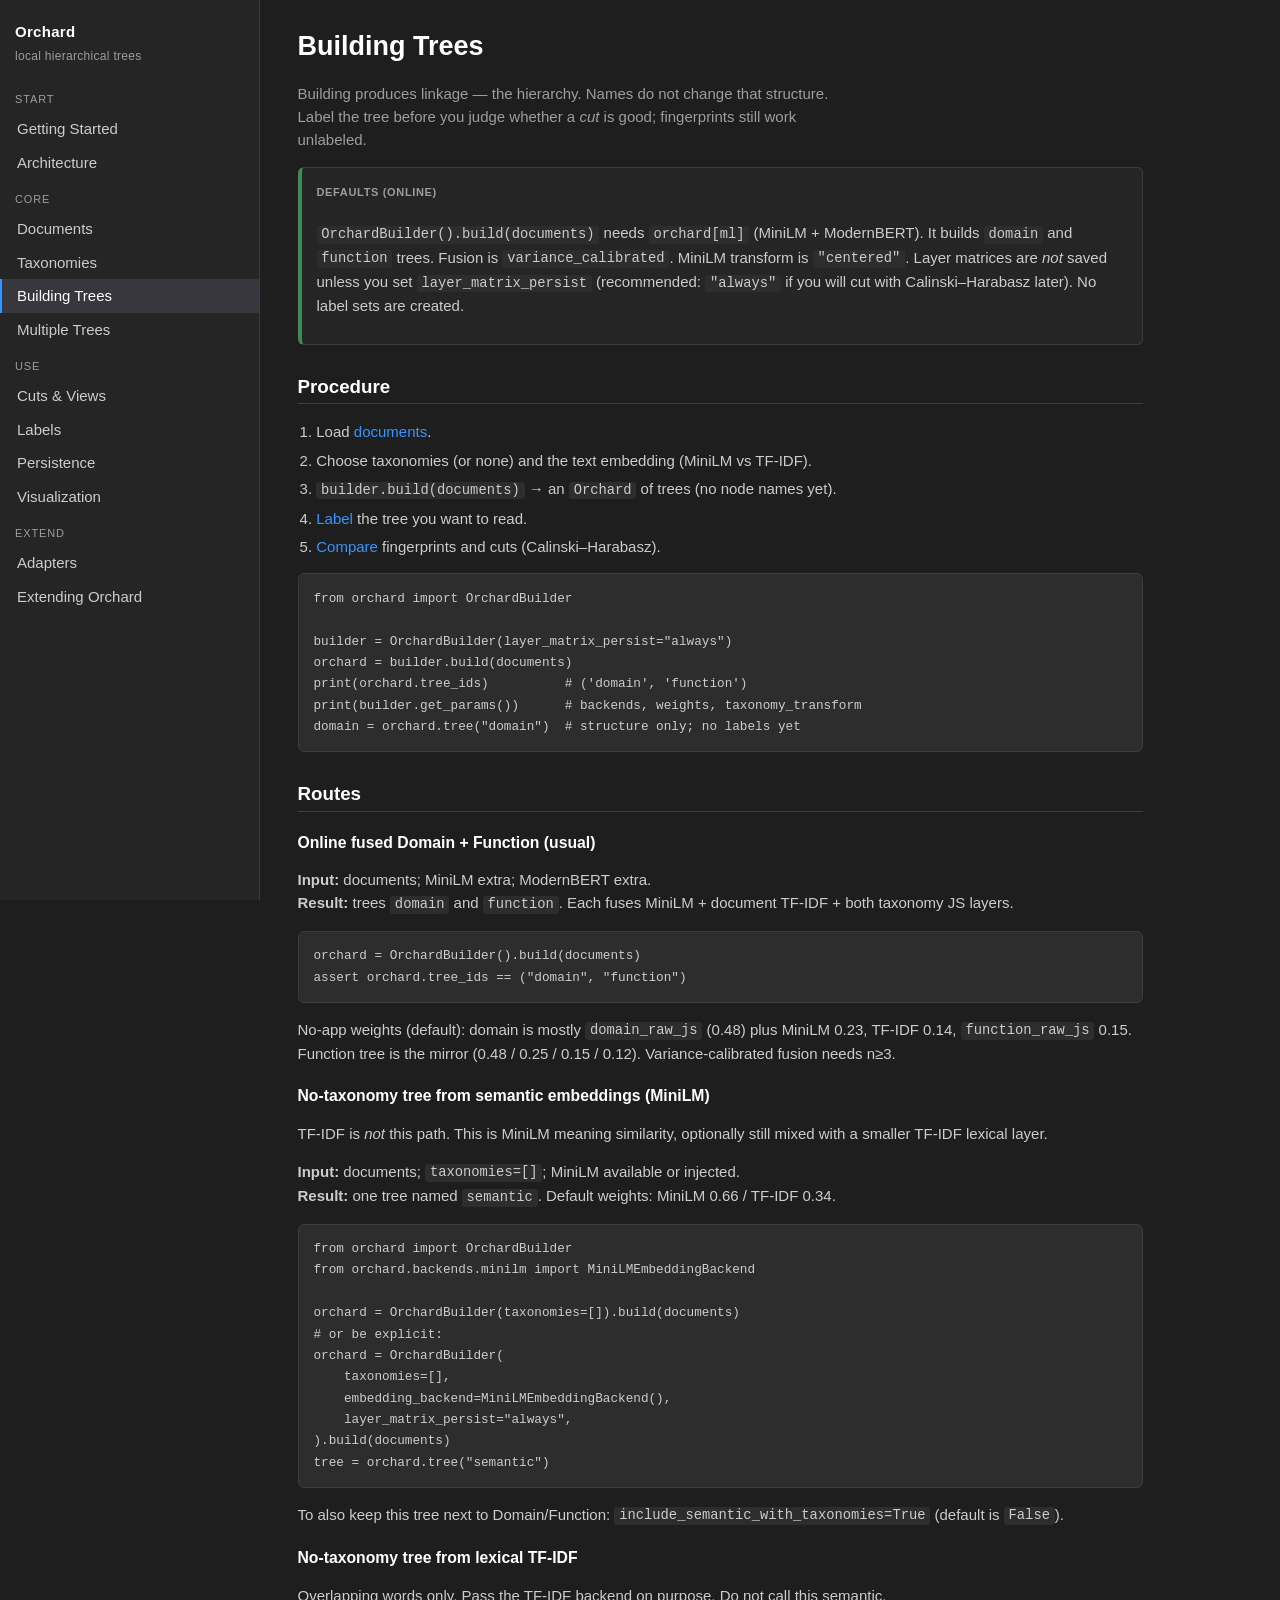
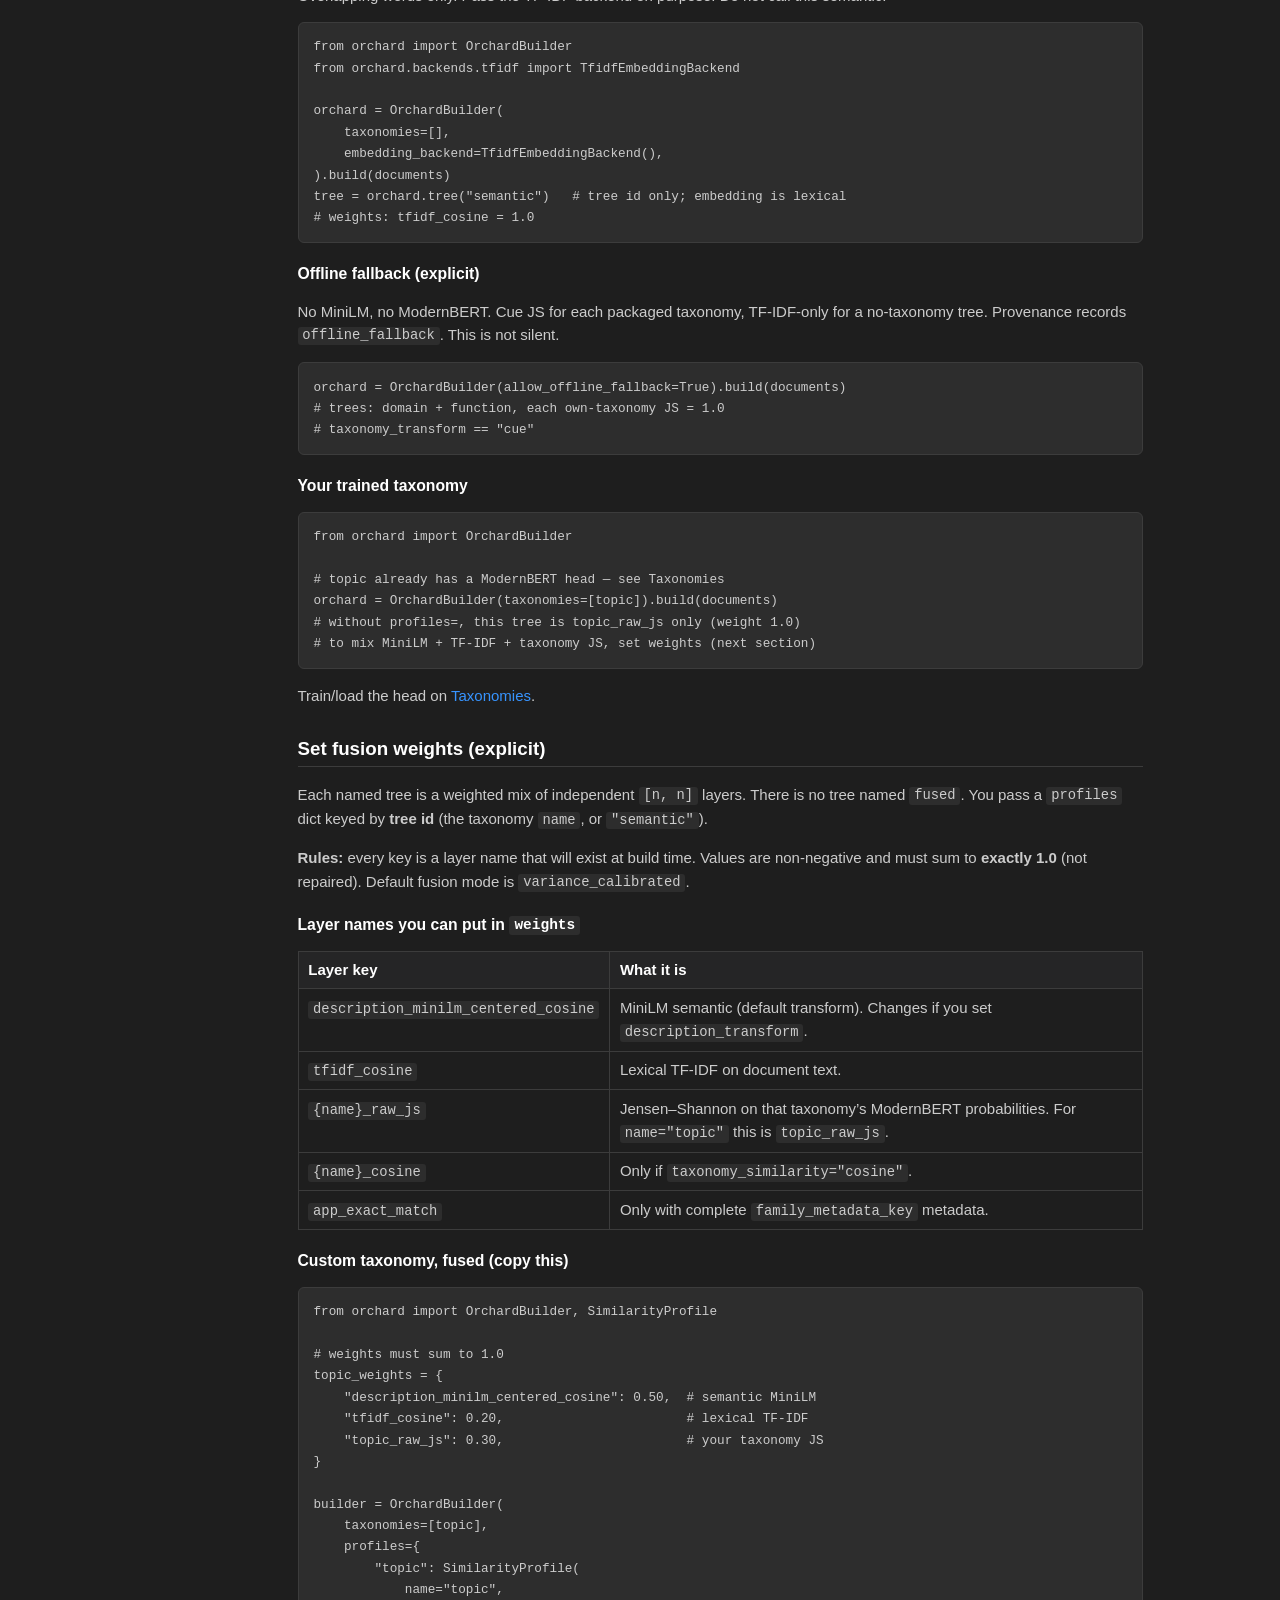
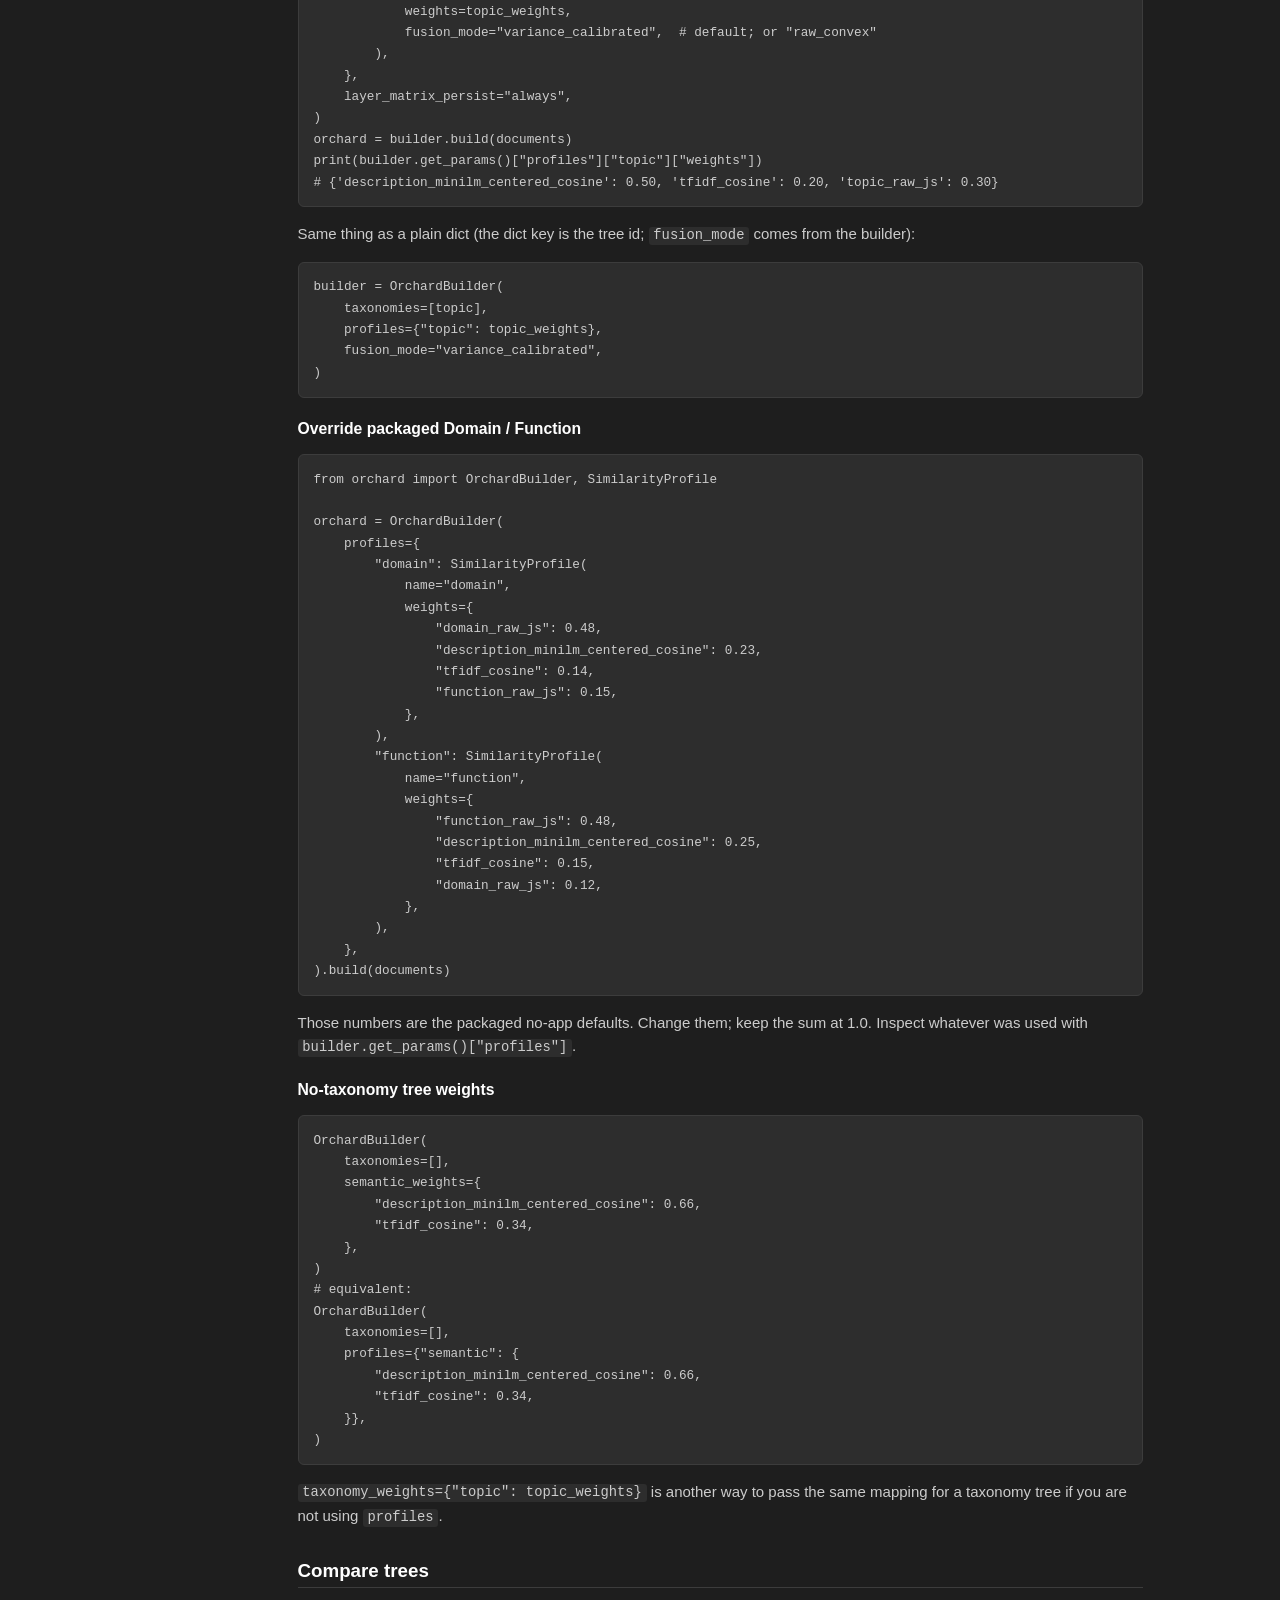
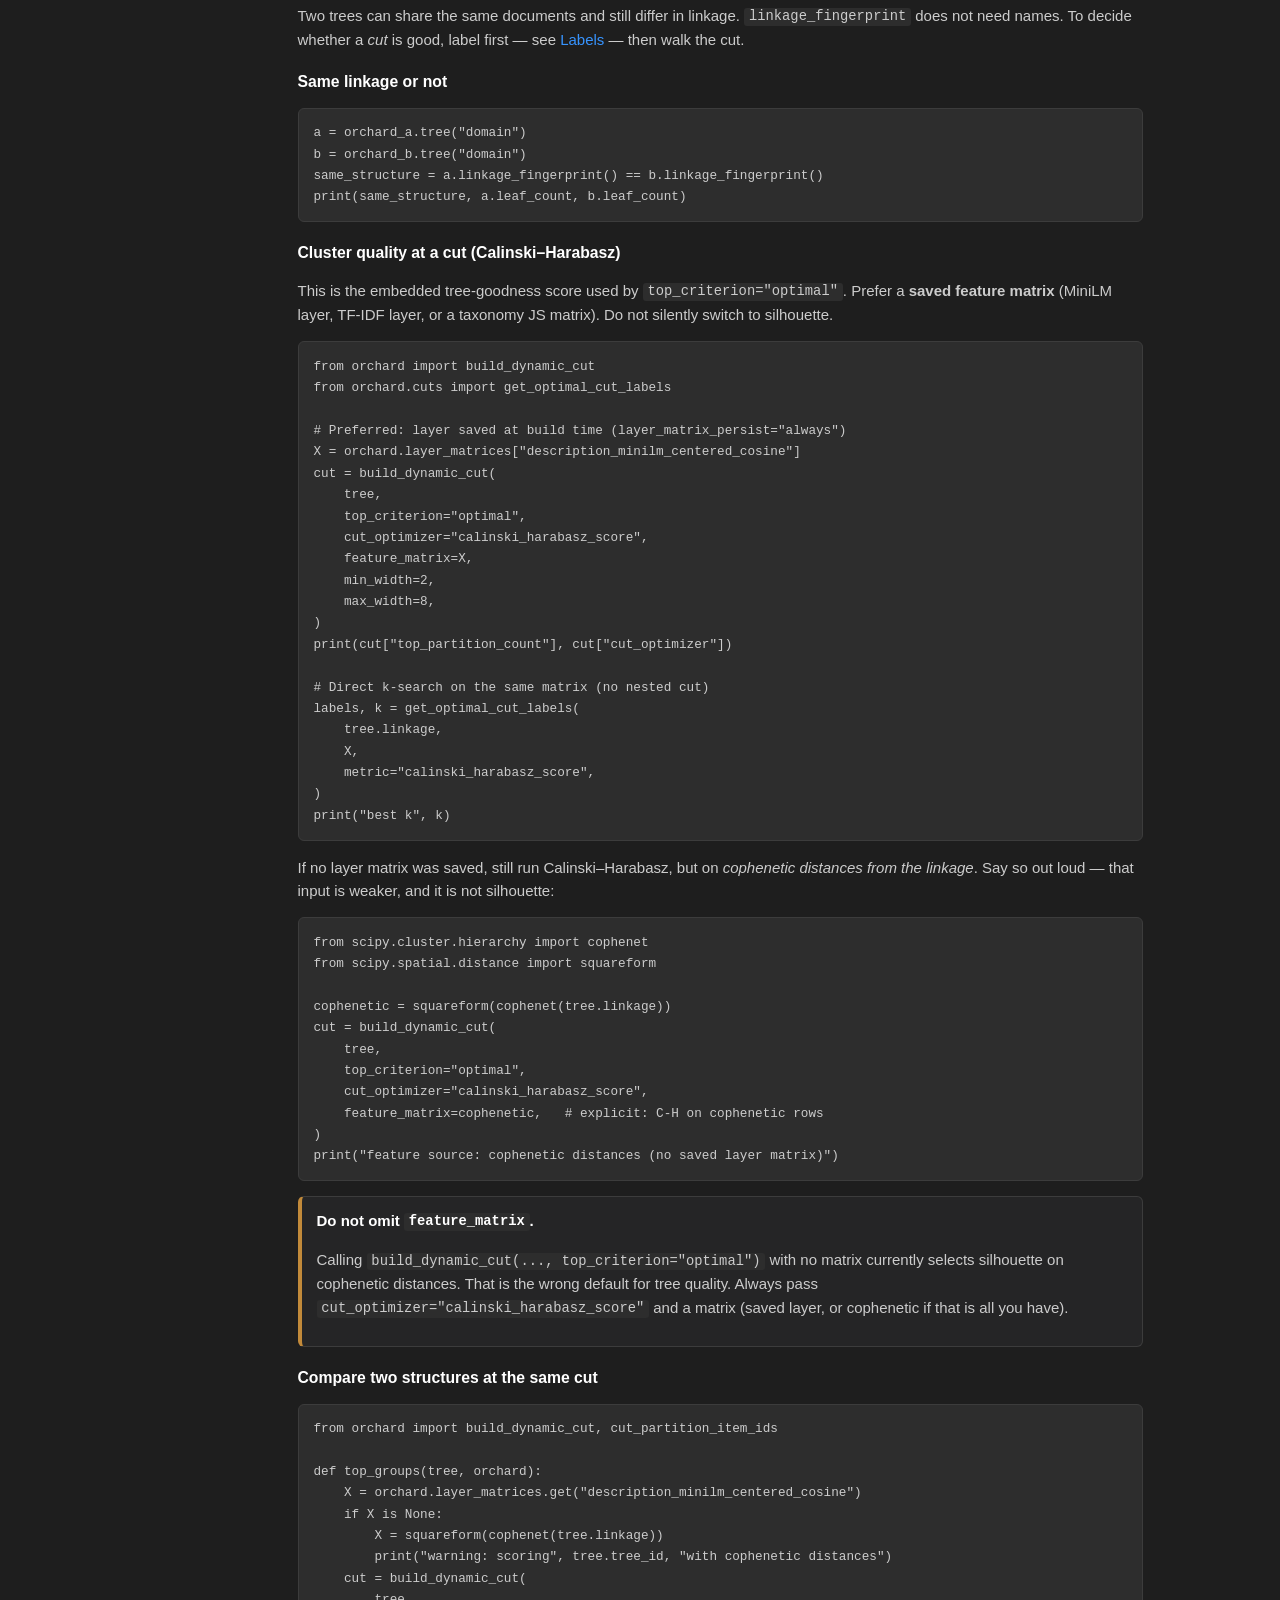
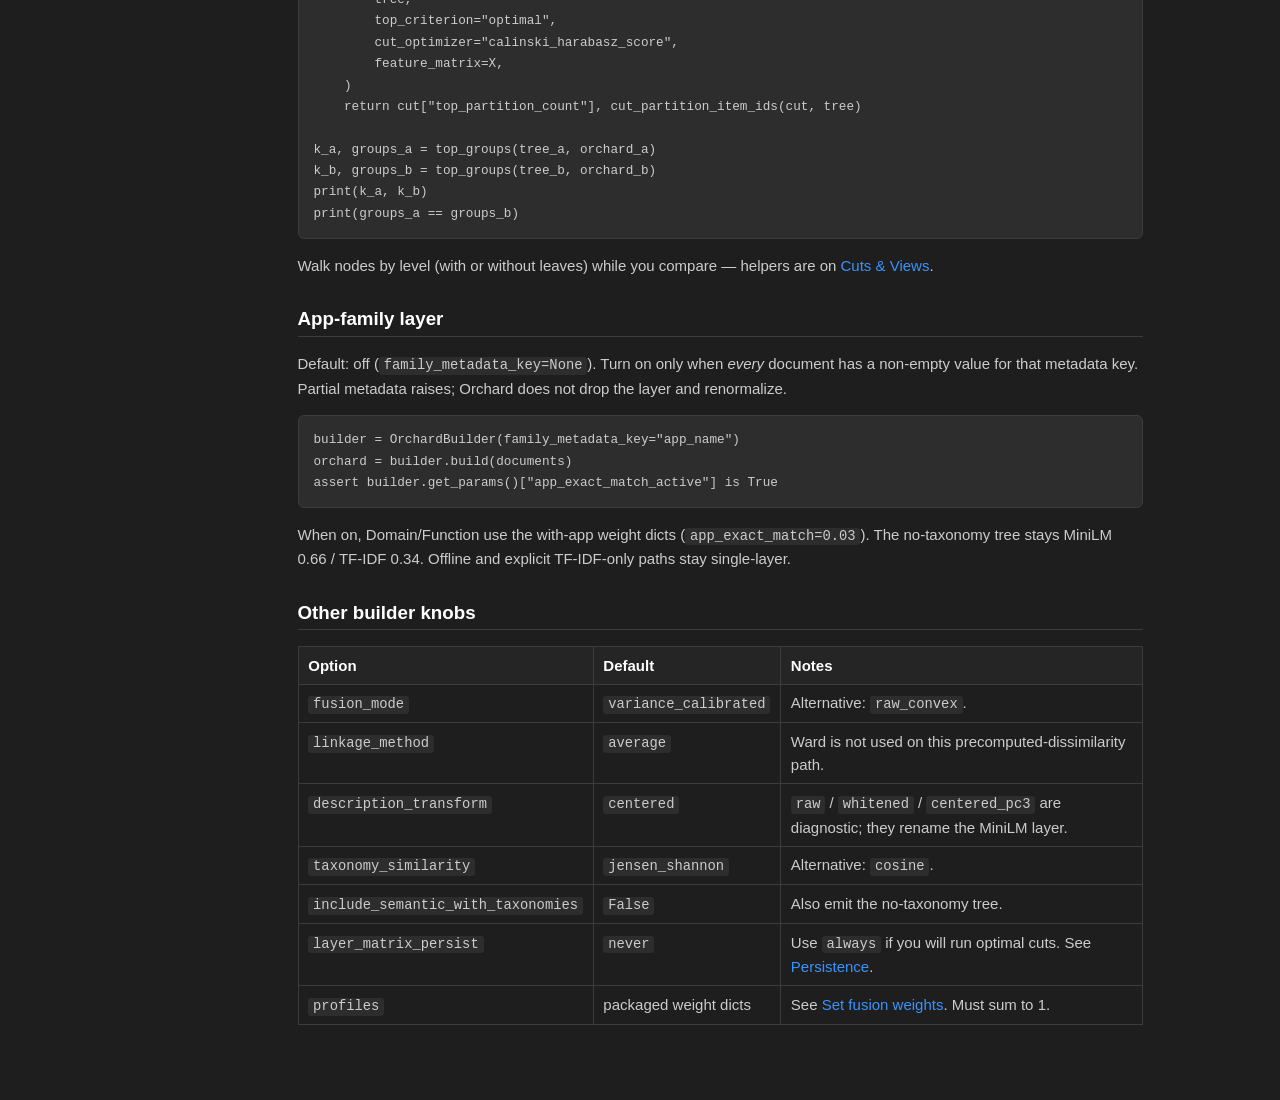
<file: docs/site/building-trees.html>
<!DOCTYPE html>
<html lang="en">
<head>
  <meta charset="utf-8" />
  <meta name="viewport" content="width=device-width, initial-scale=1" />
  <title>Building Trees — Orchard</title>
  <link rel="stylesheet" href="assets/site.css" />
</head>
<body data-page="building-trees">
  <div class="layout">
<aside class="sidebar">
  <div class="brand">Orchard<span>local hierarchical trees</span></div>
  <nav class="nav">
    <div class="nav-section">Start</div>
    <a href="index.html" data-page="getting-started">Getting Started</a>
    <a href="architecture.html" data-page="architecture">Architecture</a>
    <div class="nav-section">Core</div>
    <a href="documents.html" data-page="documents">Documents</a>
    <a href="taxonomies.html" data-page="taxonomies">Taxonomies</a>
    <a href="building-trees.html" data-page="building-trees">Building Trees</a>
    <a href="multiple-trees.html" data-page="multiple-trees">Multiple Trees</a>
    <div class="nav-section">Use</div>
    <a href="cuts-and-views.html" data-page="cuts-and-views">Cuts &amp; Views</a>
    <a href="labels.html" data-page="labels">Labels</a>
    <a href="persistence.html" data-page="persistence">Persistence</a>
    <a href="visualization.html" data-page="visualization">Visualization</a>
    <div class="nav-section">Extend</div>
    <a href="adapters.html" data-page="adapters">Adapters</a>
    <a href="extending.html" data-page="extending">Extending Orchard</a>
  </nav>
</aside>
    <main class="content">
      <h1>Building Trees</h1>
      <p class="lede">Building produces linkage — the hierarchy. Names do not change that structure. Label the tree before you judge whether a <em>cut</em> is good; fingerprints still work unlabeled.</p>

      <div class="callout default">
        <div class="kicker">Defaults (online)</div>
        <p><code>OrchardBuilder().build(documents)</code> needs <code>orchard[ml]</code> (MiniLM + ModernBERT). It builds <code>domain</code> and <code>function</code> trees. Fusion is <code>variance_calibrated</code>. MiniLM transform is <code>"centered"</code>. Layer matrices are <em>not</em> saved unless you set <code>layer_matrix_persist</code> (recommended: <code>"always"</code> if you will cut with Calinski–Harabasz later). No label sets are created.</p>
      </div>

      <h2>Procedure</h2>
      <ol class="steps">
        <li>Load <a href="documents.html">documents</a>.</li>
        <li>Choose taxonomies (or none) and the text embedding (MiniLM vs TF-IDF).</li>
        <li><code>builder.build(documents)</code> → an <code>Orchard</code> of trees (no node names yet).</li>
        <li><a href="labels.html">Label</a> the tree you want to read.</li>
        <li><a href="#compare">Compare</a> fingerprints and cuts (Calinski–Harabasz).</li>
      </ol>
      <pre><code>from orchard import OrchardBuilder

builder = OrchardBuilder(layer_matrix_persist="always")
orchard = builder.build(documents)
print(orchard.tree_ids)          # ('domain', 'function')
print(builder.get_params())      # backends, weights, taxonomy_transform
domain = orchard.tree("domain")  # structure only; no labels yet</code></pre>

      <h2 id="routes">Routes</h2>

      <h3 id="online-fused">Online fused Domain + Function (usual)</h3>
      <p><strong>Input:</strong> documents; MiniLM extra; ModernBERT extra.<br />
         <strong>Result:</strong> trees <code>domain</code> and <code>function</code>. Each fuses MiniLM + document TF-IDF + both taxonomy JS layers.</p>
      <pre><code>orchard = OrchardBuilder().build(documents)
assert orchard.tree_ids == ("domain", "function")</code></pre>
      <p>No-app weights (default): domain is mostly <code>domain_raw_js</code> (0.48) plus MiniLM 0.23, TF-IDF 0.14, <code>function_raw_js</code> 0.15. Function tree is the mirror (0.48 / 0.25 / 0.15 / 0.12). Variance-calibrated fusion needs n≥3.</p>

      <h3 id="semantic-minilm">No-taxonomy tree from semantic embeddings (MiniLM)</h3>
      <p>TF-IDF is <em>not</em> this path. This is MiniLM meaning similarity, optionally still mixed with a smaller TF-IDF lexical layer.</p>
      <p><strong>Input:</strong> documents; <code>taxonomies=[]</code>; MiniLM available or injected.<br />
         <strong>Result:</strong> one tree named <code>semantic</code>. Default weights: MiniLM 0.66 / TF-IDF 0.34.</p>
      <pre><code>from orchard import OrchardBuilder
from orchard.backends.minilm import MiniLMEmbeddingBackend

orchard = OrchardBuilder(taxonomies=[]).build(documents)
# or be explicit:
orchard = OrchardBuilder(
    taxonomies=[],
    embedding_backend=MiniLMEmbeddingBackend(),
    layer_matrix_persist="always",
).build(documents)
tree = orchard.tree("semantic")</code></pre>
      <p>To also keep this tree next to Domain/Function: <code>include_semantic_with_taxonomies=True</code> (default is <code>False</code>).</p>

      <h3 id="lexical-tfidf">No-taxonomy tree from lexical TF-IDF</h3>
      <p>Overlapping words only. Pass the TF-IDF backend on purpose. Do not call this semantic.</p>
      <pre><code>from orchard import OrchardBuilder
from orchard.backends.tfidf import TfidfEmbeddingBackend

orchard = OrchardBuilder(
    taxonomies=[],
    embedding_backend=TfidfEmbeddingBackend(),
).build(documents)
tree = orchard.tree("semantic")   # tree id only; embedding is lexical
# weights: tfidf_cosine = 1.0</code></pre>

      <h3 id="offline">Offline fallback (explicit)</h3>
      <p>No MiniLM, no ModernBERT. Cue JS for each packaged taxonomy, TF-IDF-only for a no-taxonomy tree. Provenance records <code>offline_fallback</code>. This is not silent.</p>
      <pre><code>orchard = OrchardBuilder(allow_offline_fallback=True).build(documents)
# trees: domain + function, each own-taxonomy JS = 1.0
# taxonomy_transform == "cue"</code></pre>

      <h3 id="custom-taxonomy">Your trained taxonomy</h3>
      <pre><code>from orchard import OrchardBuilder

# topic already has a ModernBERT head — see Taxonomies
orchard = OrchardBuilder(taxonomies=[topic]).build(documents)
# without profiles=, this tree is topic_raw_js only (weight 1.0)
# to mix MiniLM + TF-IDF + taxonomy JS, set weights (next section)</code></pre>
      <p>Train/load the head on <a href="taxonomies.html">Taxonomies</a>.</p>

      <h2 id="weights">Set fusion weights (explicit)</h2>
      <p>Each named tree is a weighted mix of independent <code>[n, n]</code> layers. There is no tree named <code>fused</code>. You pass a <code>profiles</code> dict keyed by <strong>tree id</strong> (the taxonomy <code>name</code>, or <code>"semantic"</code>).</p>
      <p><strong>Rules:</strong> every key is a layer name that will exist at build time. Values are non-negative and must sum to <strong>exactly 1.0</strong> (not repaired). Default fusion mode is <code>variance_calibrated</code>.</p>

      <h3>Layer names you can put in <code>weights</code></h3>
      <table>
        <thead>
          <tr><th>Layer key</th><th>What it is</th></tr>
        </thead>
        <tbody>
          <tr><td><code>description_minilm_centered_cosine</code></td><td>MiniLM semantic (default transform). Changes if you set <code>description_transform</code>.</td></tr>
          <tr><td><code>tfidf_cosine</code></td><td>Lexical TF-IDF on document text.</td></tr>
          <tr><td><code>{name}_raw_js</code></td><td>Jensen–Shannon on that taxonomy’s ModernBERT probabilities. For <code>name="topic"</code> this is <code>topic_raw_js</code>.</td></tr>
          <tr><td><code>{name}_cosine</code></td><td>Only if <code>taxonomy_similarity="cosine"</code>.</td></tr>
          <tr><td><code>app_exact_match</code></td><td>Only with complete <code>family_metadata_key</code> metadata.</td></tr>
        </tbody>
      </table>

      <h3>Custom taxonomy, fused (copy this)</h3>
      <pre><code>from orchard import OrchardBuilder, SimilarityProfile

# weights must sum to 1.0
topic_weights = {
    "description_minilm_centered_cosine": 0.50,  # semantic MiniLM
    "tfidf_cosine": 0.20,                        # lexical TF-IDF
    "topic_raw_js": 0.30,                        # your taxonomy JS
}

builder = OrchardBuilder(
    taxonomies=[topic],
    profiles={
        "topic": SimilarityProfile(
            name="topic",
            weights=topic_weights,
            fusion_mode="variance_calibrated",  # default; or "raw_convex"
        ),
    },
    layer_matrix_persist="always",
)
orchard = builder.build(documents)
print(builder.get_params()["profiles"]["topic"]["weights"])
# {'description_minilm_centered_cosine': 0.50, 'tfidf_cosine': 0.20, 'topic_raw_js': 0.30}</code></pre>
      <p>Same thing as a plain dict (the dict key is the tree id; <code>fusion_mode</code> comes from the builder):</p>
      <pre><code>builder = OrchardBuilder(
    taxonomies=[topic],
    profiles={"topic": topic_weights},
    fusion_mode="variance_calibrated",
)</code></pre>

      <h3>Override packaged Domain / Function</h3>
      <pre><code>from orchard import OrchardBuilder, SimilarityProfile

orchard = OrchardBuilder(
    profiles={
        "domain": SimilarityProfile(
            name="domain",
            weights={
                "domain_raw_js": 0.48,
                "description_minilm_centered_cosine": 0.23,
                "tfidf_cosine": 0.14,
                "function_raw_js": 0.15,
            },
        ),
        "function": SimilarityProfile(
            name="function",
            weights={
                "function_raw_js": 0.48,
                "description_minilm_centered_cosine": 0.25,
                "tfidf_cosine": 0.15,
                "domain_raw_js": 0.12,
            },
        ),
    },
).build(documents)</code></pre>
      <p>Those numbers are the packaged no-app defaults. Change them; keep the sum at 1.0. Inspect whatever was used with <code>builder.get_params()["profiles"]</code>.</p>

      <h3>No-taxonomy tree weights</h3>
      <pre><code>OrchardBuilder(
    taxonomies=[],
    semantic_weights={
        "description_minilm_centered_cosine": 0.66,
        "tfidf_cosine": 0.34,
    },
)
# equivalent:
OrchardBuilder(
    taxonomies=[],
    profiles={"semantic": {
        "description_minilm_centered_cosine": 0.66,
        "tfidf_cosine": 0.34,
    }},
)</code></pre>
      <p><code>taxonomy_weights={"topic": topic_weights}</code> is another way to pass the same mapping for a taxonomy tree if you are not using <code>profiles</code>.</p>

      <h2 id="compare">Compare trees</h2>
      <p>Two trees can share the same documents and still differ in linkage. <code>linkage_fingerprint</code> does not need names. To decide whether a <em>cut</em> is good, label first — see <a href="labels.html">Labels</a> — then walk the cut.</p>

      <h3>Same linkage or not</h3>
      <pre><code>a = orchard_a.tree("domain")
b = orchard_b.tree("domain")
same_structure = a.linkage_fingerprint() == b.linkage_fingerprint()
print(same_structure, a.leaf_count, b.leaf_count)</code></pre>

      <h3>Cluster quality at a cut (Calinski–Harabasz)</h3>
      <p>This is the embedded tree-goodness score used by <code>top_criterion="optimal"</code>. Prefer a <strong>saved feature matrix</strong> (MiniLM layer, TF-IDF layer, or a taxonomy JS matrix). Do not silently switch to silhouette.</p>
      <pre><code>from orchard import build_dynamic_cut
from orchard.cuts import get_optimal_cut_labels

# Preferred: layer saved at build time (layer_matrix_persist="always")
X = orchard.layer_matrices["description_minilm_centered_cosine"]
cut = build_dynamic_cut(
    tree,
    top_criterion="optimal",
    cut_optimizer="calinski_harabasz_score",
    feature_matrix=X,
    min_width=2,
    max_width=8,
)
print(cut["top_partition_count"], cut["cut_optimizer"])

# Direct k-search on the same matrix (no nested cut)
labels, k = get_optimal_cut_labels(
    tree.linkage,
    X,
    metric="calinski_harabasz_score",
)
print("best k", k)</code></pre>
      <p>If no layer matrix was saved, still run Calinski–Harabasz, but on <em>cophenetic distances from the linkage</em>. Say so out loud — that input is weaker, and it is not silhouette:</p>
      <pre><code>from scipy.cluster.hierarchy import cophenet
from scipy.spatial.distance import squareform

cophenetic = squareform(cophenet(tree.linkage))
cut = build_dynamic_cut(
    tree,
    top_criterion="optimal",
    cut_optimizer="calinski_harabasz_score",
    feature_matrix=cophenetic,   # explicit: C-H on cophenetic rows
)
print("feature source: cophenetic distances (no saved layer matrix)")</code></pre>
      <div class="callout warn">
        <strong>Do not omit <code>feature_matrix</code>.</strong>
        <p>Calling <code>build_dynamic_cut(..., top_criterion="optimal")</code> with no matrix currently selects silhouette on cophenetic distances. That is the wrong default for tree quality. Always pass <code>cut_optimizer="calinski_harabasz_score"</code> and a matrix (saved layer, or cophenetic if that is all you have).</p>
      </div>

      <h3>Compare two structures at the same cut</h3>
      <pre><code>from orchard import build_dynamic_cut, cut_partition_item_ids

def top_groups(tree, orchard):
    X = orchard.layer_matrices.get("description_minilm_centered_cosine")
    if X is None:
        X = squareform(cophenet(tree.linkage))
        print("warning: scoring", tree.tree_id, "with cophenetic distances")
    cut = build_dynamic_cut(
        tree,
        top_criterion="optimal",
        cut_optimizer="calinski_harabasz_score",
        feature_matrix=X,
    )
    return cut["top_partition_count"], cut_partition_item_ids(cut, tree)

k_a, groups_a = top_groups(tree_a, orchard_a)
k_b, groups_b = top_groups(tree_b, orchard_b)
print(k_a, k_b)
print(groups_a == groups_b)</code></pre>
      <p>Walk nodes by level (with or without leaves) while you compare — helpers are on <a href="cuts-and-views.html#walk">Cuts &amp; Views</a>.</p>

      <h2 id="family">App-family layer</h2>
      <p>Default: off (<code>family_metadata_key=None</code>). Turn on only when <em>every</em> document has a non-empty value for that metadata key. Partial metadata raises; Orchard does not drop the layer and renormalize.</p>
      <pre><code>builder = OrchardBuilder(family_metadata_key="app_name")
orchard = builder.build(documents)
assert builder.get_params()["app_exact_match_active"] is True</code></pre>
      <p>When on, Domain/Function use the with-app weight dicts (<code>app_exact_match=0.03</code>). The no-taxonomy tree stays MiniLM 0.66 / TF-IDF 0.34. Offline and explicit TF-IDF-only paths stay single-layer.</p>

      <h2>Other builder knobs</h2>
      <table>
        <thead>
          <tr><th>Option</th><th>Default</th><th>Notes</th></tr>
        </thead>
        <tbody>
          <tr><td><code>fusion_mode</code></td><td><code>variance_calibrated</code></td><td>Alternative: <code>raw_convex</code>.</td></tr>
          <tr><td><code>linkage_method</code></td><td><code>average</code></td><td>Ward is not used on this precomputed-dissimilarity path.</td></tr>
          <tr><td><code>description_transform</code></td><td><code>centered</code></td><td><code>raw</code> / <code>whitened</code> / <code>centered_pc3</code> are diagnostic; they rename the MiniLM layer.</td></tr>
          <tr><td><code>taxonomy_similarity</code></td><td><code>jensen_shannon</code></td><td>Alternative: <code>cosine</code>.</td></tr>
          <tr><td><code>include_semantic_with_taxonomies</code></td><td><code>False</code></td><td>Also emit the no-taxonomy tree.</td></tr>
          <tr><td><code>layer_matrix_persist</code></td><td><code>never</code></td><td>Use <code>always</code> if you will run optimal cuts. See <a href="persistence.html">Persistence</a>.</td></tr>
          <tr><td><code>profiles</code></td><td>packaged weight dicts</td><td>See <a href="#weights">Set fusion weights</a>. Must sum to 1.</td></tr>
        </tbody>
      </table>
    </main>
  </div>
  <script src="assets/site.js"></script>
</body>
</html>
</file>
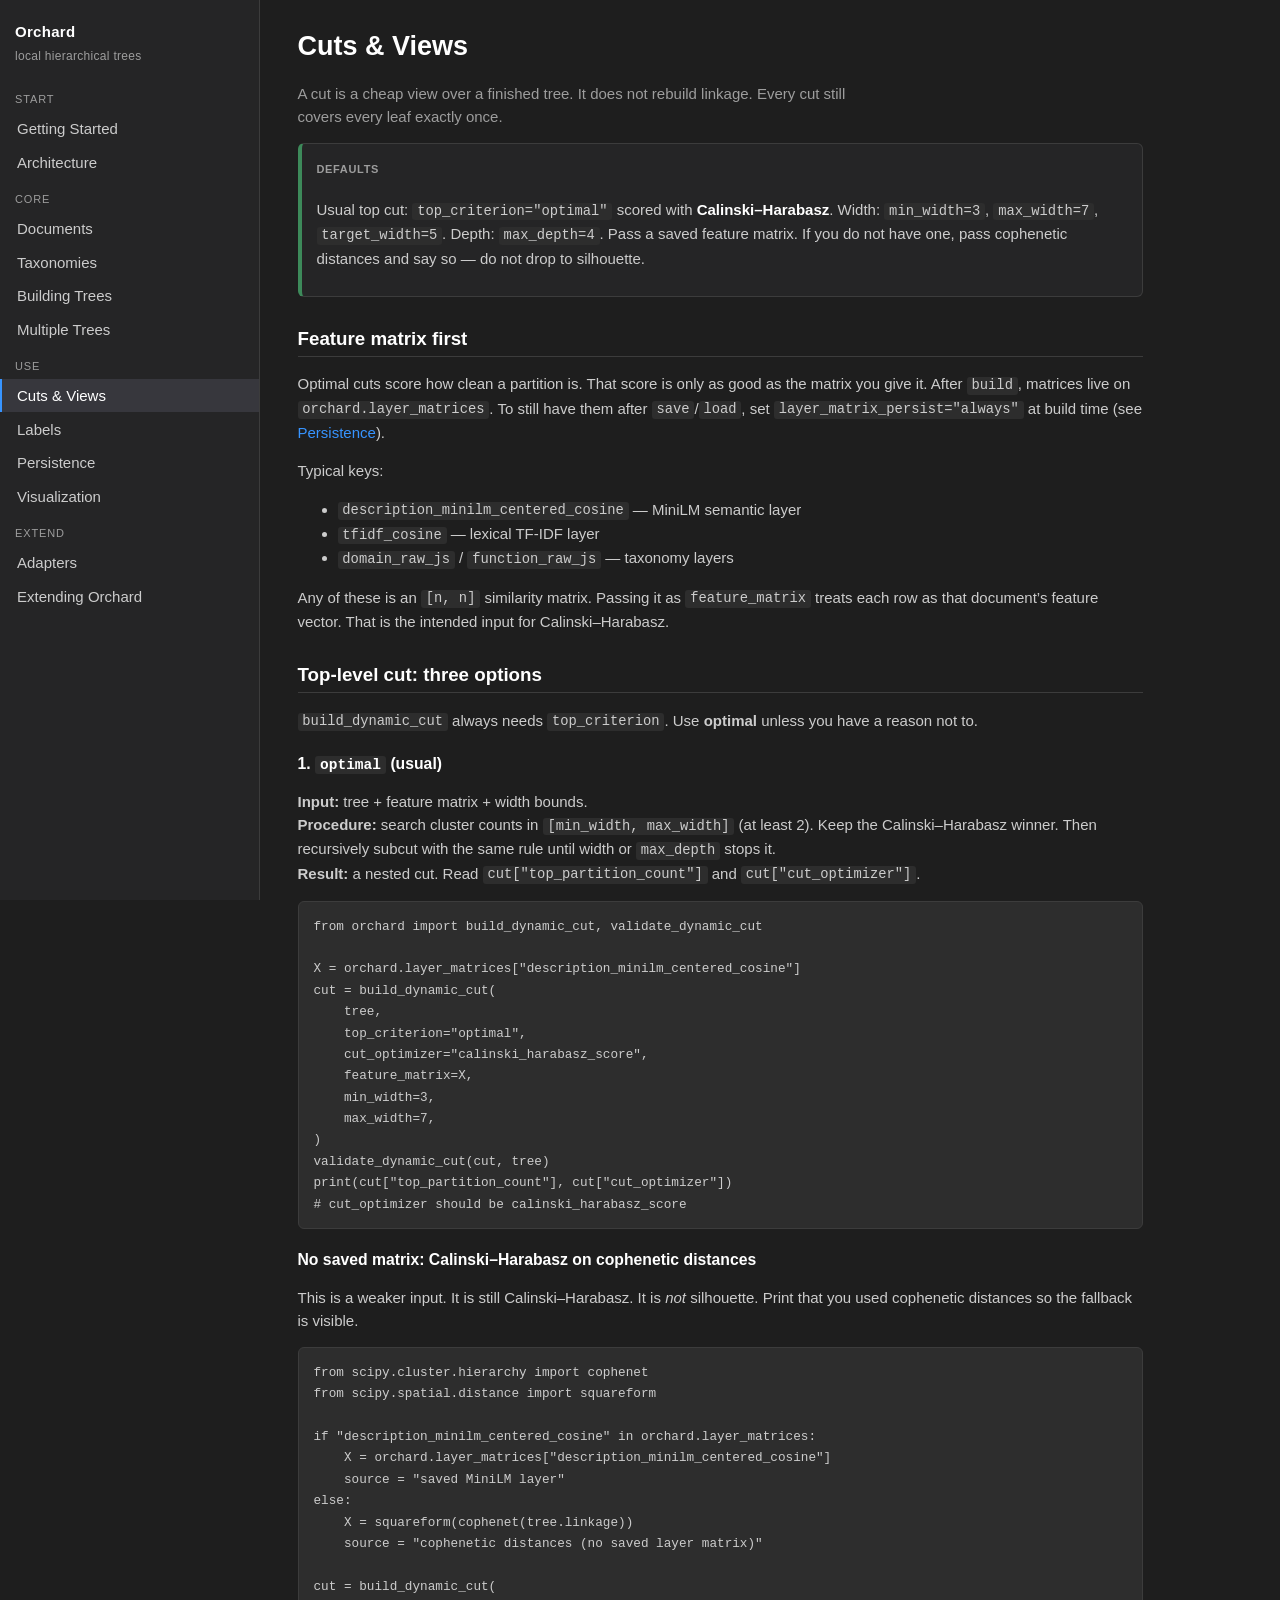
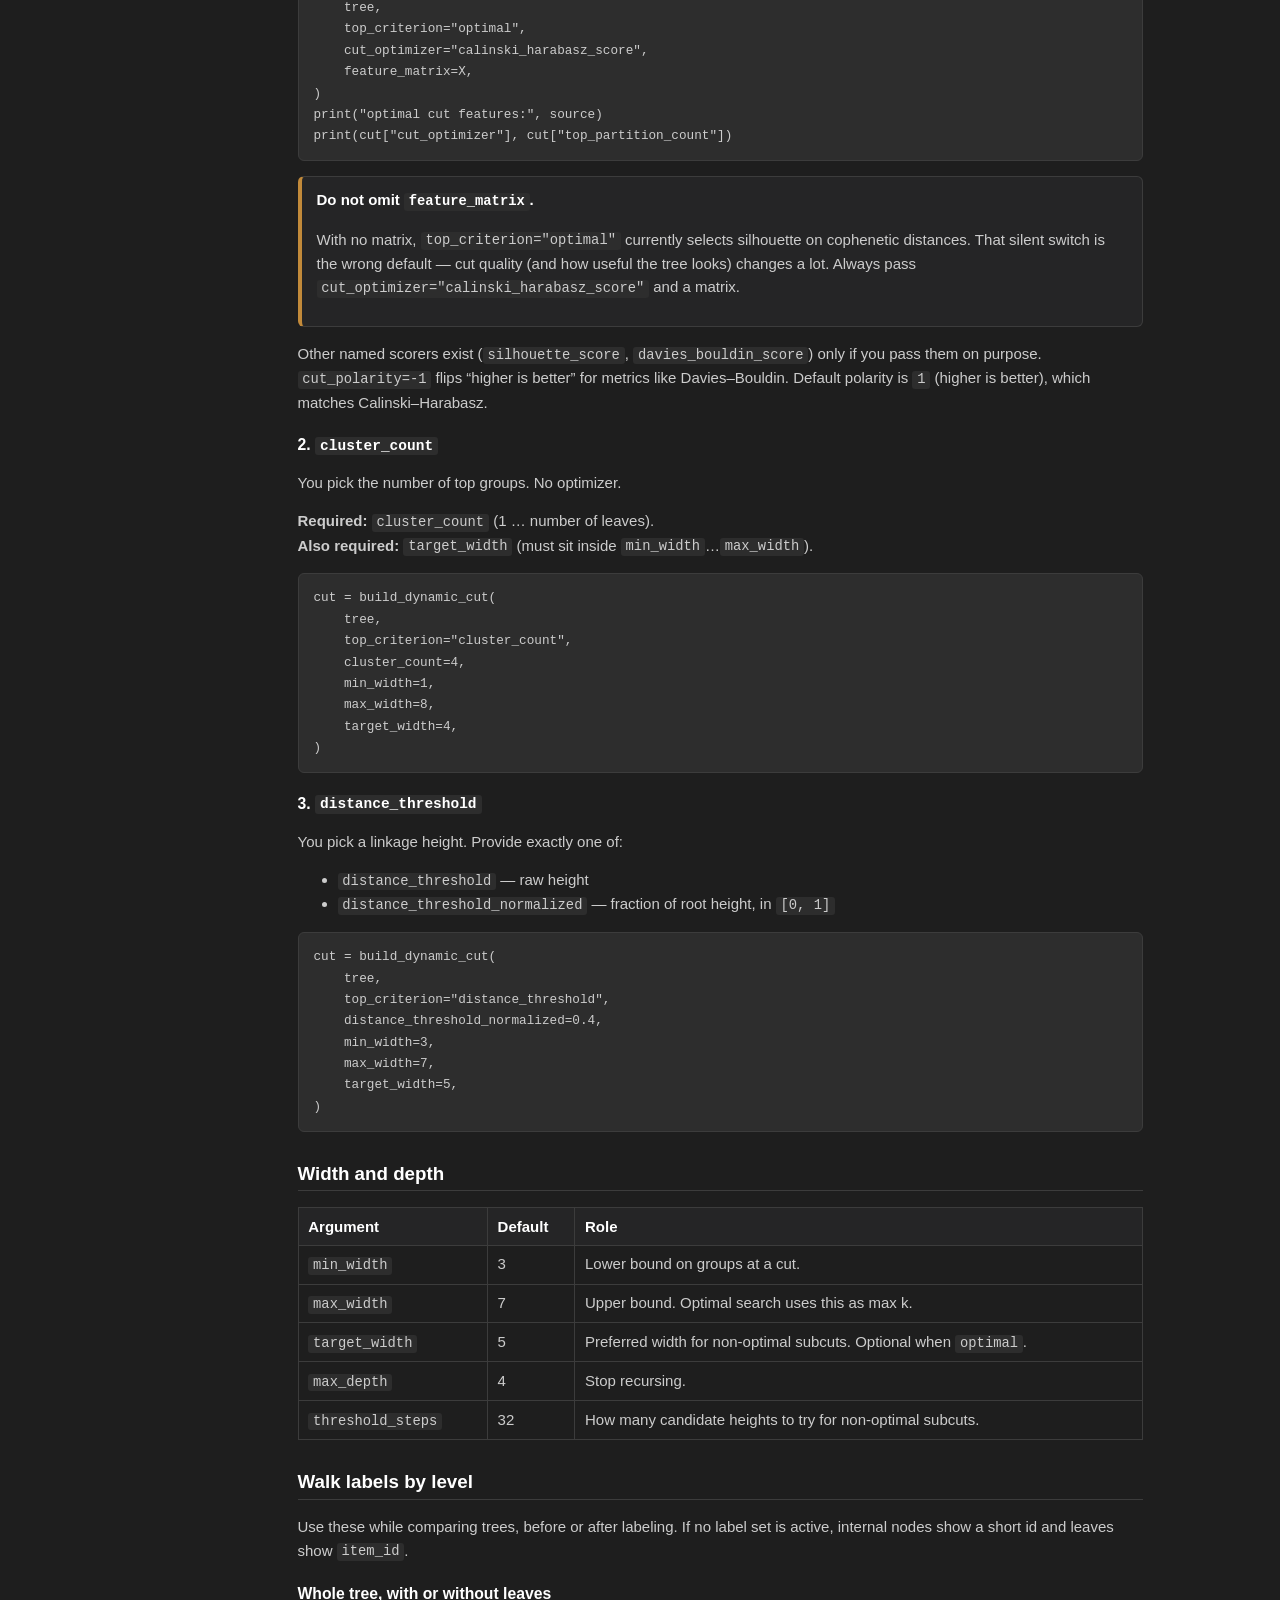
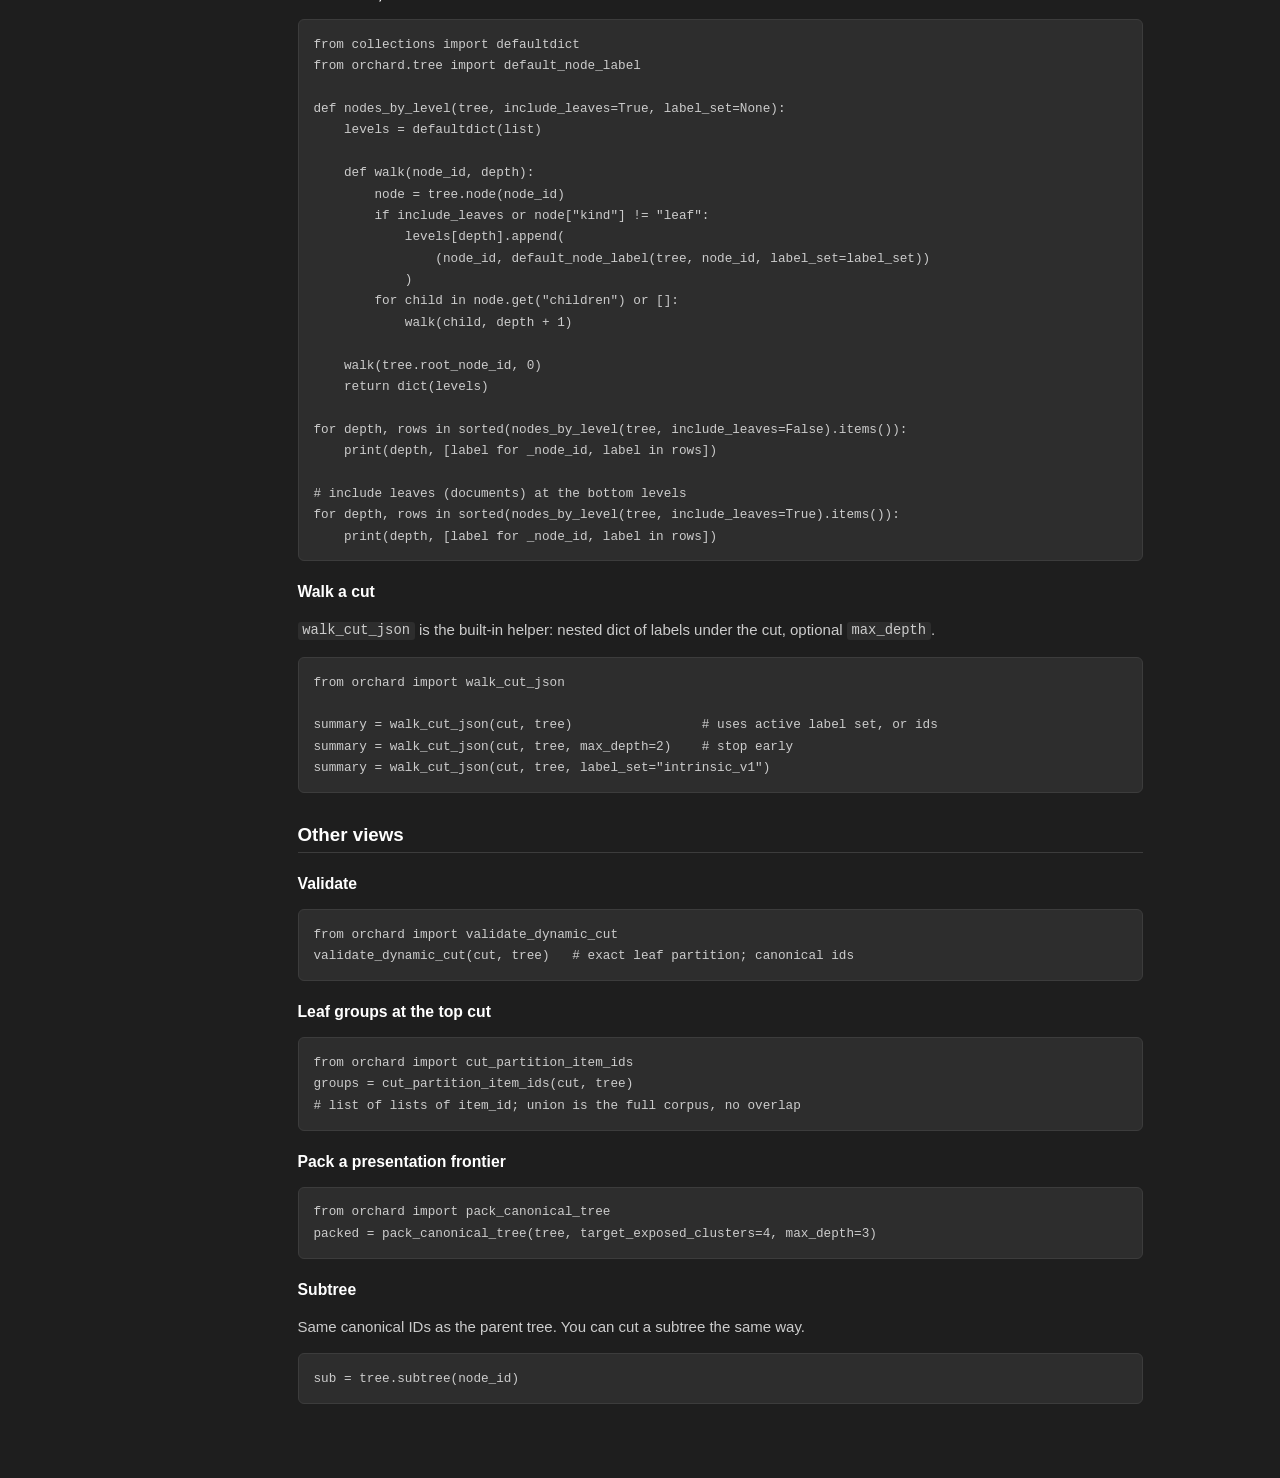
<file: docs/site/cuts-and-views.html>
<!DOCTYPE html>
<html lang="en">
<head>
  <meta charset="utf-8" />
  <meta name="viewport" content="width=device-width, initial-scale=1" />
  <title>Cuts &amp; Views — Orchard</title>
  <link rel="stylesheet" href="assets/site.css" />
</head>
<body data-page="cuts-and-views">
  <div class="layout">
<aside class="sidebar">
  <div class="brand">Orchard<span>local hierarchical trees</span></div>
  <nav class="nav">
    <div class="nav-section">Start</div>
    <a href="index.html" data-page="getting-started">Getting Started</a>
    <a href="architecture.html" data-page="architecture">Architecture</a>
    <div class="nav-section">Core</div>
    <a href="documents.html" data-page="documents">Documents</a>
    <a href="taxonomies.html" data-page="taxonomies">Taxonomies</a>
    <a href="building-trees.html" data-page="building-trees">Building Trees</a>
    <a href="multiple-trees.html" data-page="multiple-trees">Multiple Trees</a>
    <div class="nav-section">Use</div>
    <a href="cuts-and-views.html" data-page="cuts-and-views">Cuts &amp; Views</a>
    <a href="labels.html" data-page="labels">Labels</a>
    <a href="persistence.html" data-page="persistence">Persistence</a>
    <a href="visualization.html" data-page="visualization">Visualization</a>
    <div class="nav-section">Extend</div>
    <a href="adapters.html" data-page="adapters">Adapters</a>
    <a href="extending.html" data-page="extending">Extending Orchard</a>
  </nav>
</aside>
    <main class="content">
      <h1>Cuts &amp; Views</h1>
      <p class="lede">A cut is a cheap view over a finished tree. It does not rebuild linkage. Every cut still covers every leaf exactly once.</p>

      <div class="callout default">
        <div class="kicker">Defaults</div>
        <p>Usual top cut: <code>top_criterion="optimal"</code> scored with <strong>Calinski–Harabasz</strong>. Width: <code>min_width=3</code>, <code>max_width=7</code>, <code>target_width=5</code>. Depth: <code>max_depth=4</code>. Pass a saved feature matrix. If you do not have one, pass cophenetic distances and say so — do not drop to silhouette.</p>
      </div>

      <h2 id="feature-matrix">Feature matrix first</h2>
      <p>Optimal cuts score how clean a partition is. That score is only as good as the matrix you give it. After <code>build</code>, matrices live on <code>orchard.layer_matrices</code>. To still have them after <code>save</code>/<code>load</code>, set <code>layer_matrix_persist="always"</code> at build time (see <a href="persistence.html">Persistence</a>).</p>
      <p>Typical keys:</p>
      <ul>
        <li><code>description_minilm_centered_cosine</code> — MiniLM semantic layer</li>
        <li><code>tfidf_cosine</code> — lexical TF-IDF layer</li>
        <li><code>domain_raw_js</code> / <code>function_raw_js</code> — taxonomy layers</li>
      </ul>
      <p>Any of these is an <code>[n, n]</code> similarity matrix. Passing it as <code>feature_matrix</code> treats each row as that document’s feature vector. That is the intended input for Calinski–Harabasz.</p>

      <h2 id="top">Top-level cut: three options</h2>
      <p><code>build_dynamic_cut</code> always needs <code>top_criterion</code>. Use <strong>optimal</strong> unless you have a reason not to.</p>

      <h3 id="optimal">1. <code>optimal</code> (usual)</h3>
      <p><strong>Input:</strong> tree + feature matrix + width bounds.<br />
         <strong>Procedure:</strong> search cluster counts in <code>[min_width, max_width]</code> (at least 2). Keep the Calinski–Harabasz winner. Then recursively subcut with the same rule until width or <code>max_depth</code> stops it.<br />
         <strong>Result:</strong> a nested cut. Read <code>cut["top_partition_count"]</code> and <code>cut["cut_optimizer"]</code>.</p>
      <pre><code>from orchard import build_dynamic_cut, validate_dynamic_cut

X = orchard.layer_matrices["description_minilm_centered_cosine"]
cut = build_dynamic_cut(
    tree,
    top_criterion="optimal",
    cut_optimizer="calinski_harabasz_score",
    feature_matrix=X,
    min_width=3,
    max_width=7,
)
validate_dynamic_cut(cut, tree)
print(cut["top_partition_count"], cut["cut_optimizer"])
# cut_optimizer should be calinski_harabasz_score</code></pre>

      <h3>No saved matrix: Calinski–Harabasz on cophenetic distances</h3>
      <p>This is a weaker input. It is still Calinski–Harabasz. It is <em>not</em> silhouette. Print that you used cophenetic distances so the fallback is visible.</p>
      <pre><code>from scipy.cluster.hierarchy import cophenet
from scipy.spatial.distance import squareform

if "description_minilm_centered_cosine" in orchard.layer_matrices:
    X = orchard.layer_matrices["description_minilm_centered_cosine"]
    source = "saved MiniLM layer"
else:
    X = squareform(cophenet(tree.linkage))
    source = "cophenetic distances (no saved layer matrix)"

cut = build_dynamic_cut(
    tree,
    top_criterion="optimal",
    cut_optimizer="calinski_harabasz_score",
    feature_matrix=X,
)
print("optimal cut features:", source)
print(cut["cut_optimizer"], cut["top_partition_count"])</code></pre>
      <div class="callout warn">
        <strong>Do not omit <code>feature_matrix</code>.</strong>
        <p>With no matrix, <code>top_criterion="optimal"</code> currently selects silhouette on cophenetic distances. That silent switch is the wrong default — cut quality (and how useful the tree looks) changes a lot. Always pass <code>cut_optimizer="calinski_harabasz_score"</code> and a matrix.</p>
      </div>
      <p>Other named scorers exist (<code>silhouette_score</code>, <code>davies_bouldin_score</code>) only if you pass them on purpose. <code>cut_polarity=-1</code> flips “higher is better” for metrics like Davies–Bouldin. Default polarity is <code>1</code> (higher is better), which matches Calinski–Harabasz.</p>

      <h3 id="cluster-count">2. <code>cluster_count</code></h3>
      <p>You pick the number of top groups. No optimizer.</p>
      <p><strong>Required:</strong> <code>cluster_count</code> (1 … number of leaves).<br />
         <strong>Also required:</strong> <code>target_width</code> (must sit inside <code>min_width</code>…<code>max_width</code>).</p>
      <pre><code>cut = build_dynamic_cut(
    tree,
    top_criterion="cluster_count",
    cluster_count=4,
    min_width=1,
    max_width=8,
    target_width=4,
)</code></pre>

      <h3 id="distance">3. <code>distance_threshold</code></h3>
      <p>You pick a linkage height. Provide exactly one of:</p>
      <ul>
        <li><code>distance_threshold</code> — raw height</li>
        <li><code>distance_threshold_normalized</code> — fraction of root height, in <code>[0, 1]</code></li>
      </ul>
      <pre><code>cut = build_dynamic_cut(
    tree,
    top_criterion="distance_threshold",
    distance_threshold_normalized=0.4,
    min_width=3,
    max_width=7,
    target_width=5,
)</code></pre>

      <h2>Width and depth</h2>
      <table>
        <thead>
          <tr><th>Argument</th><th>Default</th><th>Role</th></tr>
        </thead>
        <tbody>
          <tr><td><code>min_width</code></td><td>3</td><td>Lower bound on groups at a cut.</td></tr>
          <tr><td><code>max_width</code></td><td>7</td><td>Upper bound. Optimal search uses this as max k.</td></tr>
          <tr><td><code>target_width</code></td><td>5</td><td>Preferred width for non-optimal subcuts. Optional when <code>optimal</code>.</td></tr>
          <tr><td><code>max_depth</code></td><td>4</td><td>Stop recursing.</td></tr>
          <tr><td><code>threshold_steps</code></td><td>32</td><td>How many candidate heights to try for non-optimal subcuts.</td></tr>
        </tbody>
      </table>

      <h2 id="walk">Walk labels by level</h2>
      <p>Use these while comparing trees, before or after labeling. If no label set is active, internal nodes show a short id and leaves show <code>item_id</code>.</p>

      <h3>Whole tree, with or without leaves</h3>
      <pre><code>from collections import defaultdict
from orchard.tree import default_node_label

def nodes_by_level(tree, include_leaves=True, label_set=None):
    levels = defaultdict(list)

    def walk(node_id, depth):
        node = tree.node(node_id)
        if include_leaves or node["kind"] != "leaf":
            levels[depth].append(
                (node_id, default_node_label(tree, node_id, label_set=label_set))
            )
        for child in node.get("children") or []:
            walk(child, depth + 1)

    walk(tree.root_node_id, 0)
    return dict(levels)

for depth, rows in sorted(nodes_by_level(tree, include_leaves=False).items()):
    print(depth, [label for _node_id, label in rows])

# include leaves (documents) at the bottom levels
for depth, rows in sorted(nodes_by_level(tree, include_leaves=True).items()):
    print(depth, [label for _node_id, label in rows])</code></pre>

      <h3>Walk a cut</h3>
      <p><code>walk_cut_json</code> is the built-in helper: nested dict of labels under the cut, optional <code>max_depth</code>.</p>
      <pre><code>from orchard import walk_cut_json

summary = walk_cut_json(cut, tree)                 # uses active label set, or ids
summary = walk_cut_json(cut, tree, max_depth=2)    # stop early
summary = walk_cut_json(cut, tree, label_set="intrinsic_v1")</code></pre>

      <h2>Other views</h2>
      <h3>Validate</h3>
      <pre><code>from orchard import validate_dynamic_cut
validate_dynamic_cut(cut, tree)   # exact leaf partition; canonical ids</code></pre>

      <h3>Leaf groups at the top cut</h3>
      <pre><code>from orchard import cut_partition_item_ids
groups = cut_partition_item_ids(cut, tree)
# list of lists of item_id; union is the full corpus, no overlap</code></pre>

      <h3>Pack a presentation frontier</h3>
      <pre><code>from orchard import pack_canonical_tree
packed = pack_canonical_tree(tree, target_exposed_clusters=4, max_depth=3)</code></pre>

      <h3>Subtree</h3>
      <p>Same canonical IDs as the parent tree. You can cut a subtree the same way.</p>
      <pre><code>sub = tree.subtree(node_id)</code></pre>
    </main>
  </div>
  <script src="assets/site.js"></script>
</body>
</html>
</file>
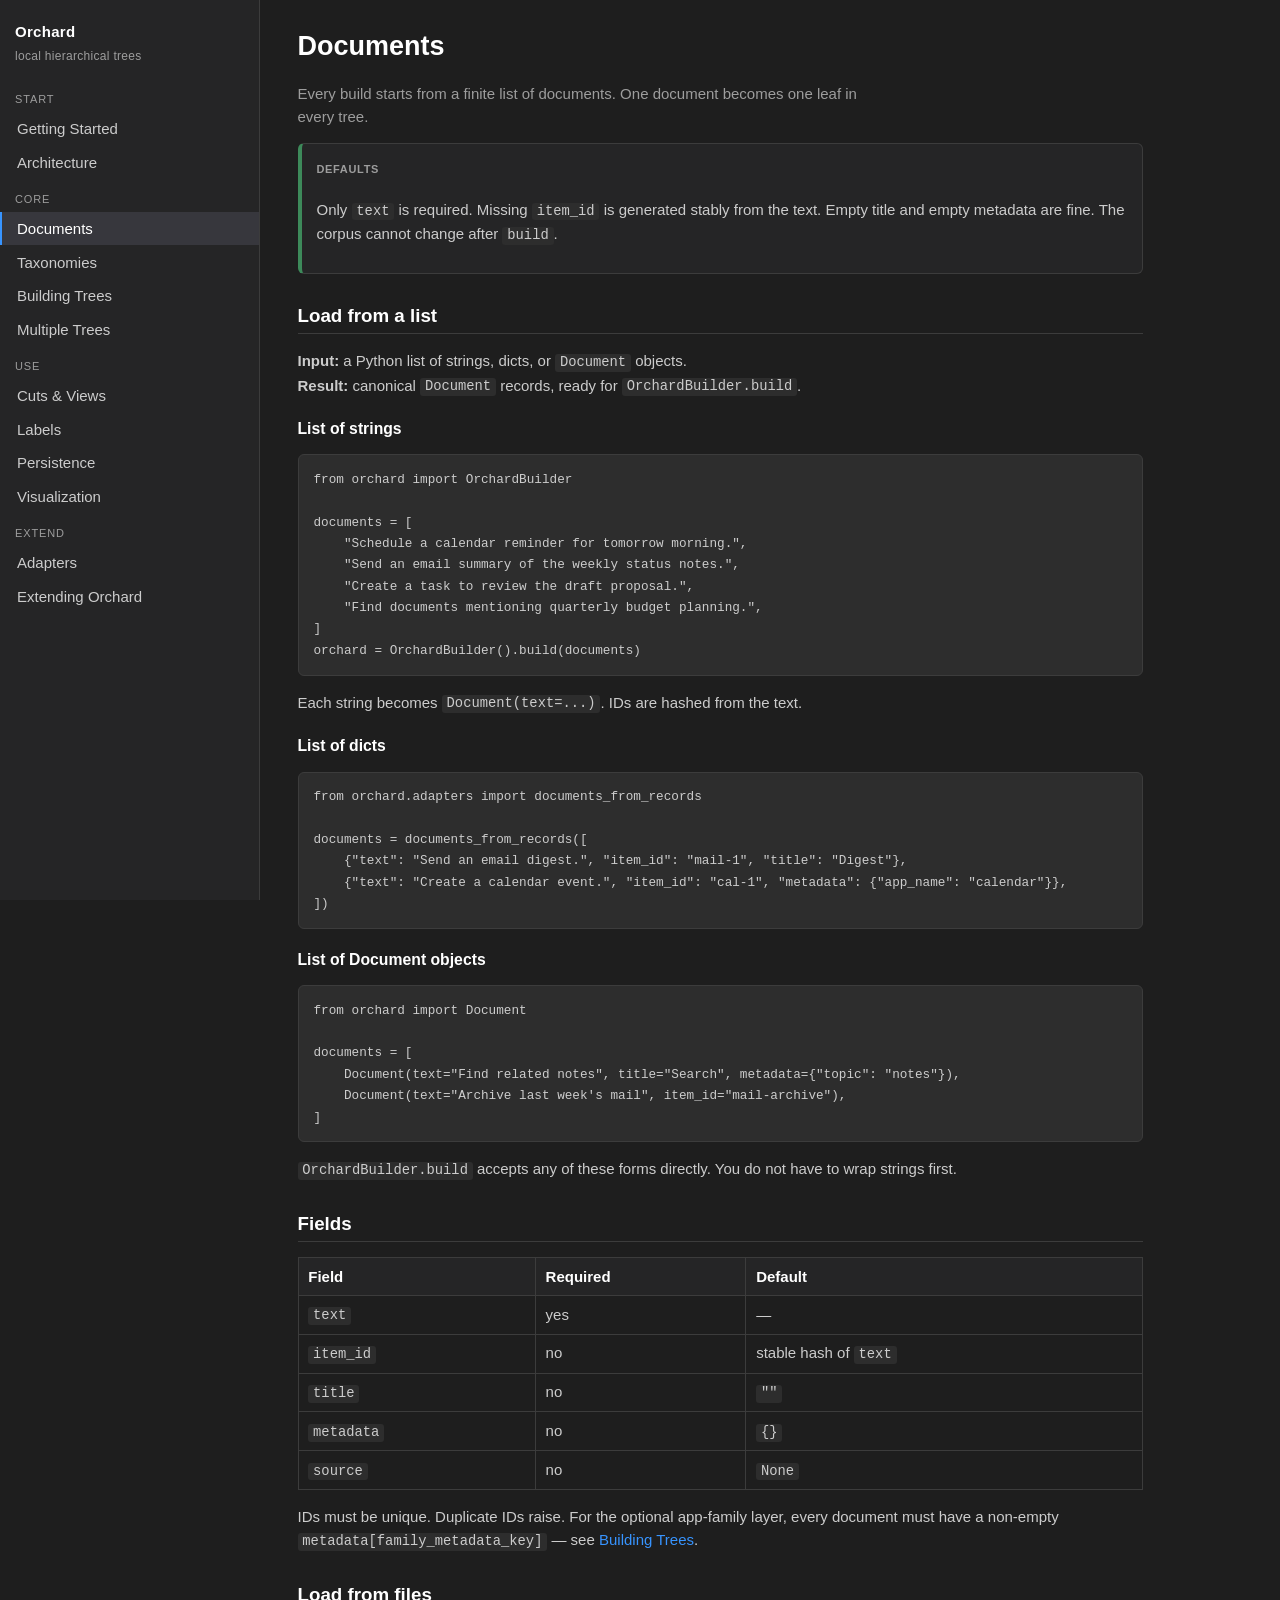
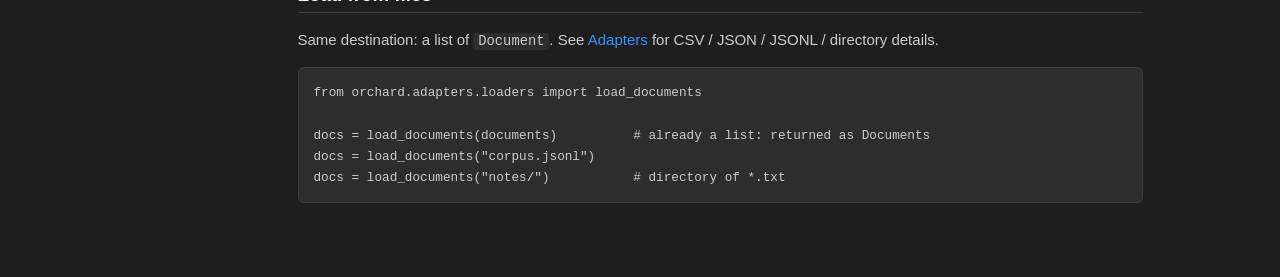
<file: docs/site/documents.html>
<!DOCTYPE html>
<html lang="en">
<head>
  <meta charset="utf-8" />
  <meta name="viewport" content="width=device-width, initial-scale=1" />
  <title>Documents — Orchard</title>
  <link rel="stylesheet" href="assets/site.css" />
</head>
<body data-page="documents">
  <div class="layout">
<aside class="sidebar">
  <div class="brand">Orchard<span>local hierarchical trees</span></div>
  <nav class="nav">
    <div class="nav-section">Start</div>
    <a href="index.html" data-page="getting-started">Getting Started</a>
    <a href="architecture.html" data-page="architecture">Architecture</a>
    <div class="nav-section">Core</div>
    <a href="documents.html" data-page="documents">Documents</a>
    <a href="taxonomies.html" data-page="taxonomies">Taxonomies</a>
    <a href="building-trees.html" data-page="building-trees">Building Trees</a>
    <a href="multiple-trees.html" data-page="multiple-trees">Multiple Trees</a>
    <div class="nav-section">Use</div>
    <a href="cuts-and-views.html" data-page="cuts-and-views">Cuts &amp; Views</a>
    <a href="labels.html" data-page="labels">Labels</a>
    <a href="persistence.html" data-page="persistence">Persistence</a>
    <a href="visualization.html" data-page="visualization">Visualization</a>
    <div class="nav-section">Extend</div>
    <a href="adapters.html" data-page="adapters">Adapters</a>
    <a href="extending.html" data-page="extending">Extending Orchard</a>
  </nav>
</aside>
    <main class="content">
      <h1>Documents</h1>
      <p class="lede">Every build starts from a finite list of documents. One document becomes one leaf in every tree.</p>

      <div class="callout default">
        <div class="kicker">Defaults</div>
        <p>Only <code>text</code> is required. Missing <code>item_id</code> is generated stably from the text. Empty title and empty metadata are fine. The corpus cannot change after <code>build</code>.</p>
      </div>

      <h2>Load from a list</h2>
      <p><strong>Input:</strong> a Python list of strings, dicts, or <code>Document</code> objects.<br />
         <strong>Result:</strong> canonical <code>Document</code> records, ready for <code>OrchardBuilder.build</code>.</p>

      <h3>List of strings</h3>
      <pre><code>from orchard import OrchardBuilder

documents = [
    "Schedule a calendar reminder for tomorrow morning.",
    "Send an email summary of the weekly status notes.",
    "Create a task to review the draft proposal.",
    "Find documents mentioning quarterly budget planning.",
]
orchard = OrchardBuilder().build(documents)</code></pre>
      <p>Each string becomes <code>Document(text=...)</code>. IDs are hashed from the text.</p>

      <h3>List of dicts</h3>
      <pre><code>from orchard.adapters import documents_from_records

documents = documents_from_records([
    {"text": "Send an email digest.", "item_id": "mail-1", "title": "Digest"},
    {"text": "Create a calendar event.", "item_id": "cal-1", "metadata": {"app_name": "calendar"}},
])</code></pre>

      <h3>List of Document objects</h3>
      <pre><code>from orchard import Document

documents = [
    Document(text="Find related notes", title="Search", metadata={"topic": "notes"}),
    Document(text="Archive last week's mail", item_id="mail-archive"),
]</code></pre>

      <p><code>OrchardBuilder.build</code> accepts any of these forms directly. You do not have to wrap strings first.</p>

      <h2>Fields</h2>
      <table>
        <thead>
          <tr><th>Field</th><th>Required</th><th>Default</th></tr>
        </thead>
        <tbody>
          <tr><td><code>text</code></td><td>yes</td><td>—</td></tr>
          <tr><td><code>item_id</code></td><td>no</td><td>stable hash of <code>text</code></td></tr>
          <tr><td><code>title</code></td><td>no</td><td><code>""</code></td></tr>
          <tr><td><code>metadata</code></td><td>no</td><td><code>{}</code></td></tr>
          <tr><td><code>source</code></td><td>no</td><td><code>None</code></td></tr>
        </tbody>
      </table>
      <p>IDs must be unique. Duplicate IDs raise. For the optional app-family layer, every document must have a non-empty <code>metadata[family_metadata_key]</code> — see <a href="building-trees.html#family">Building Trees</a>.</p>

      <h2>Load from files</h2>
      <p>Same destination: a list of <code>Document</code>. See <a href="adapters.html">Adapters</a> for CSV / JSON / JSONL / directory details.</p>
      <pre><code>from orchard.adapters.loaders import load_documents

docs = load_documents(documents)          # already a list: returned as Documents
docs = load_documents("corpus.jsonl")
docs = load_documents("notes/")           # directory of *.txt</code></pre>
    </main>
  </div>
  <script src="assets/site.js"></script>
</body>
</html>
</file>
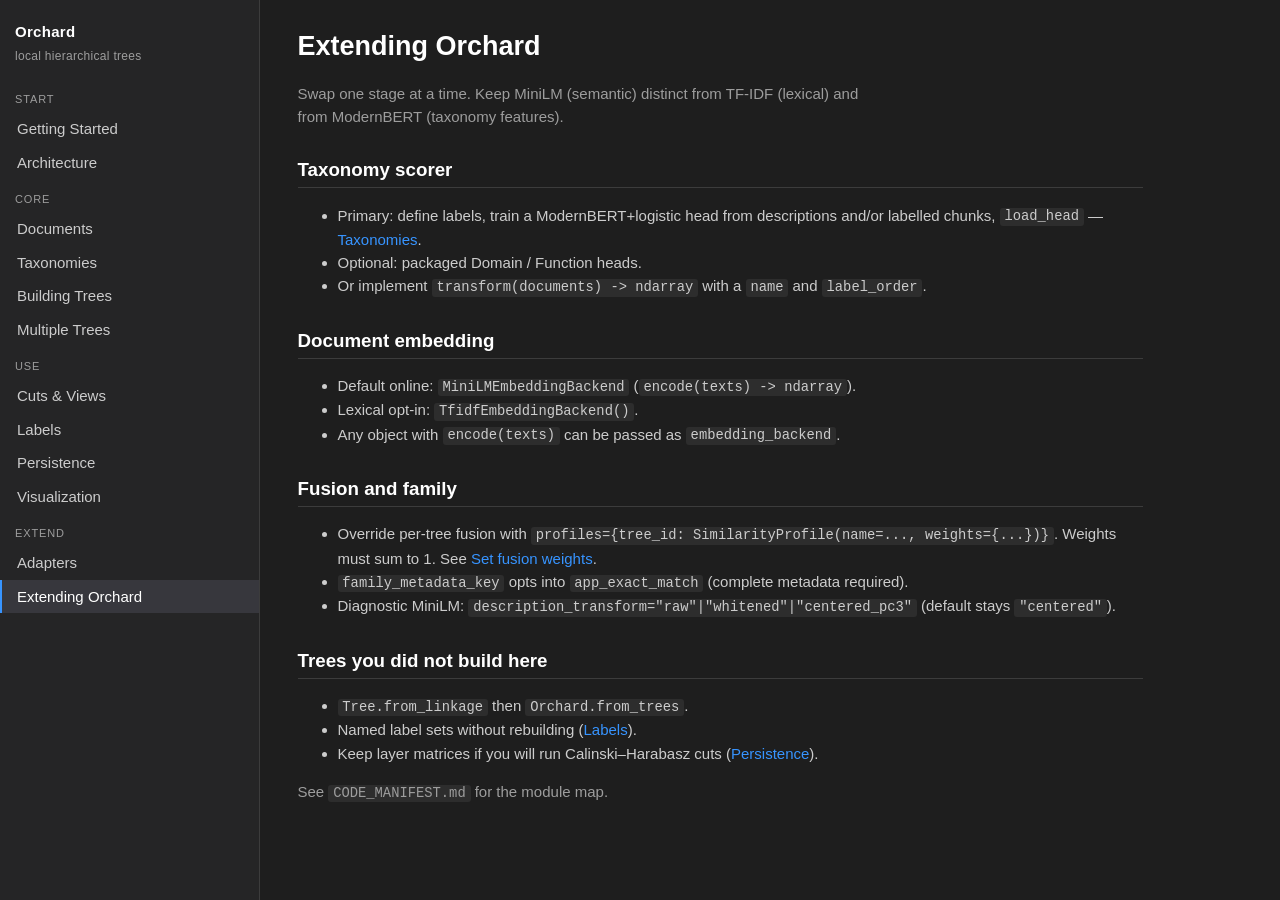
<file: docs/site/extending.html>
<!DOCTYPE html>
<html lang="en">
<head>
  <meta charset="utf-8" />
  <meta name="viewport" content="width=device-width, initial-scale=1" />
  <title>Extending Orchard — Orchard</title>
  <link rel="stylesheet" href="assets/site.css" />
</head>
<body data-page="extending">
  <div class="layout">
<aside class="sidebar">
  <div class="brand">Orchard<span>local hierarchical trees</span></div>
  <nav class="nav">
    <div class="nav-section">Start</div>
    <a href="index.html" data-page="getting-started">Getting Started</a>
    <a href="architecture.html" data-page="architecture">Architecture</a>
    <div class="nav-section">Core</div>
    <a href="documents.html" data-page="documents">Documents</a>
    <a href="taxonomies.html" data-page="taxonomies">Taxonomies</a>
    <a href="building-trees.html" data-page="building-trees">Building Trees</a>
    <a href="multiple-trees.html" data-page="multiple-trees">Multiple Trees</a>
    <div class="nav-section">Use</div>
    <a href="cuts-and-views.html" data-page="cuts-and-views">Cuts &amp; Views</a>
    <a href="labels.html" data-page="labels">Labels</a>
    <a href="persistence.html" data-page="persistence">Persistence</a>
    <a href="visualization.html" data-page="visualization">Visualization</a>
    <div class="nav-section">Extend</div>
    <a href="adapters.html" data-page="adapters">Adapters</a>
    <a href="extending.html" data-page="extending">Extending Orchard</a>
  </nav>
</aside>
    <main class="content">
      <h1>Extending Orchard</h1>
      <p class="lede">Swap one stage at a time. Keep MiniLM (semantic) distinct from TF-IDF (lexical) and from ModernBERT (taxonomy features).</p>

      <h2>Taxonomy scorer</h2>
      <ul>
        <li>Primary: define labels, train a ModernBERT+logistic head from descriptions and/or labelled chunks, <code>load_head</code> — <a href="taxonomies.html#create">Taxonomies</a>.</li>
        <li>Optional: packaged Domain / Function heads.</li>
        <li>Or implement <code>transform(documents) -&gt; ndarray</code> with a <code>name</code> and <code>label_order</code>.</li>
      </ul>

      <h2>Document embedding</h2>
      <ul>
        <li>Default online: <code>MiniLMEmbeddingBackend</code> (<code>encode(texts) -&gt; ndarray</code>).</li>
        <li>Lexical opt-in: <code>TfidfEmbeddingBackend()</code>.</li>
        <li>Any object with <code>encode(texts)</code> can be passed as <code>embedding_backend</code>.</li>
      </ul>

      <h2>Fusion and family</h2>
      <ul>
        <li>Override per-tree fusion with <code>profiles={tree_id: SimilarityProfile(name=..., weights={...})}</code>. Weights must sum to 1. See <a href="building-trees.html#weights">Set fusion weights</a>.</li>
        <li><code>family_metadata_key</code> opts into <code>app_exact_match</code> (complete metadata required).</li>
        <li>Diagnostic MiniLM: <code>description_transform="raw"|"whitened"|"centered_pc3"</code> (default stays <code>"centered"</code>).</li>
      </ul>

      <h2>Trees you did not build here</h2>
      <ul>
        <li><code>Tree.from_linkage</code> then <code>Orchard.from_trees</code>.</li>
        <li>Named label sets without rebuilding (<a href="labels.html">Labels</a>).</li>
        <li>Keep layer matrices if you will run Calinski–Harabasz cuts (<a href="persistence.html">Persistence</a>).</li>
      </ul>
      <p class="muted">See <code>CODE_MANIFEST.md</code> for the module map.</p>
    </main>
  </div>
  <script src="assets/site.js"></script>
</body>
</html>
</file>
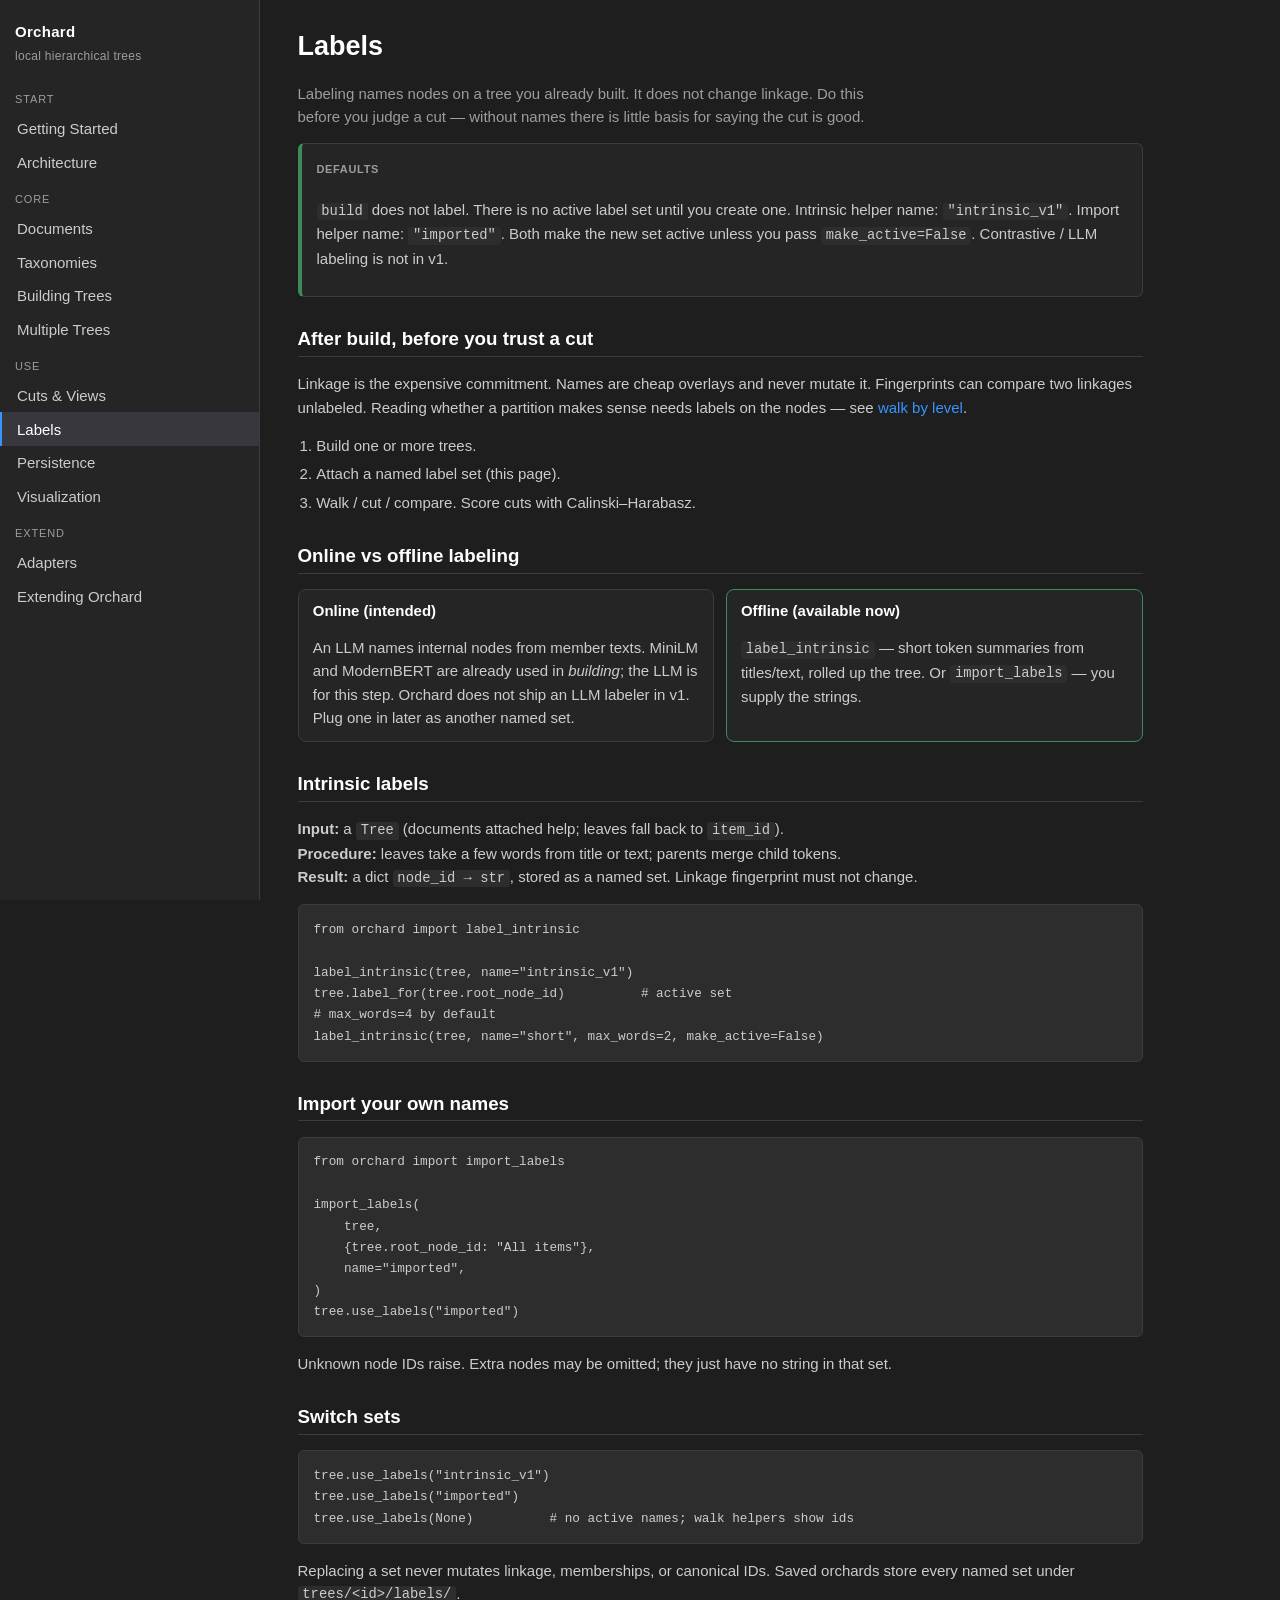
<file: docs/site/labels.html>
<!DOCTYPE html>
<html lang="en">
<head>
  <meta charset="utf-8" />
  <meta name="viewport" content="width=device-width, initial-scale=1" />
  <title>Labels — Orchard</title>
  <link rel="stylesheet" href="assets/site.css" />
</head>
<body data-page="labels">
  <div class="layout">
<aside class="sidebar">
  <div class="brand">Orchard<span>local hierarchical trees</span></div>
  <nav class="nav">
    <div class="nav-section">Start</div>
    <a href="index.html" data-page="getting-started">Getting Started</a>
    <a href="architecture.html" data-page="architecture">Architecture</a>
    <div class="nav-section">Core</div>
    <a href="documents.html" data-page="documents">Documents</a>
    <a href="taxonomies.html" data-page="taxonomies">Taxonomies</a>
    <a href="building-trees.html" data-page="building-trees">Building Trees</a>
    <a href="multiple-trees.html" data-page="multiple-trees">Multiple Trees</a>
    <div class="nav-section">Use</div>
    <a href="cuts-and-views.html" data-page="cuts-and-views">Cuts &amp; Views</a>
    <a href="labels.html" data-page="labels">Labels</a>
    <a href="persistence.html" data-page="persistence">Persistence</a>
    <a href="visualization.html" data-page="visualization">Visualization</a>
    <div class="nav-section">Extend</div>
    <a href="adapters.html" data-page="adapters">Adapters</a>
    <a href="extending.html" data-page="extending">Extending Orchard</a>
  </nav>
</aside>
    <main class="content">
      <h1>Labels</h1>
      <p class="lede">Labeling names nodes on a tree you already built. It does not change linkage. Do this before you judge a cut — without names there is little basis for saying the cut is good.</p>

      <div class="callout default">
        <div class="kicker">Defaults</div>
        <p><code>build</code> does not label. There is no active label set until you create one. Intrinsic helper name: <code>"intrinsic_v1"</code>. Import helper name: <code>"imported"</code>. Both make the new set active unless you pass <code>make_active=False</code>. Contrastive / LLM labeling is not in v1.</p>
      </div>

      <h2>After build, before you trust a cut</h2>
      <p>Linkage is the expensive commitment. Names are cheap overlays and never mutate it. Fingerprints can compare two linkages unlabeled. Reading whether a partition makes sense needs labels on the nodes — see <a href="cuts-and-views.html#walk">walk by level</a>.</p>
      <ol class="steps">
        <li>Build one or more trees.</li>
        <li>Attach a named label set (this page).</li>
        <li>Walk / cut / compare. Score cuts with Calinski–Harabasz.</li>
      </ol>

      <h2>Online vs offline labeling</h2>
      <div class="split">
        <div class="branch">
          <h3>Online (intended)</h3>
          <p>An LLM names internal nodes from member texts. MiniLM and ModernBERT are already used in <em>building</em>; the LLM is for this step. Orchard does not ship an LLM labeler in v1. Plug one in later as another named set.</p>
        </div>
        <div class="branch default">
          <h3>Offline (available now)</h3>
          <p><code>label_intrinsic</code> — short token summaries from titles/text, rolled up the tree. Or <code>import_labels</code> — you supply the strings.</p>
        </div>
      </div>

      <h2>Intrinsic labels</h2>
      <p><strong>Input:</strong> a <code>Tree</code> (documents attached help; leaves fall back to <code>item_id</code>).<br />
         <strong>Procedure:</strong> leaves take a few words from title or text; parents merge child tokens.<br />
         <strong>Result:</strong> a dict <code>node_id → str</code>, stored as a named set. Linkage fingerprint must not change.</p>
      <pre><code>from orchard import label_intrinsic

label_intrinsic(tree, name="intrinsic_v1")
tree.label_for(tree.root_node_id)          # active set
# max_words=4 by default
label_intrinsic(tree, name="short", max_words=2, make_active=False)</code></pre>

      <h2>Import your own names</h2>
      <pre><code>from orchard import import_labels

import_labels(
    tree,
    {tree.root_node_id: "All items"},
    name="imported",
)
tree.use_labels("imported")</code></pre>
      <p>Unknown node IDs raise. Extra nodes may be omitted; they just have no string in that set.</p>

      <h2>Switch sets</h2>
      <pre><code>tree.use_labels("intrinsic_v1")
tree.use_labels("imported")
tree.use_labels(None)          # no active names; walk helpers show ids</code></pre>
      <p>Replacing a set never mutates linkage, memberships, or canonical IDs. Saved orchards store every named set under <code>trees/&lt;id&gt;/labels/</code>.</p>
    </main>
  </div>
  <script src="assets/site.js"></script>
</body>
</html>
</file>
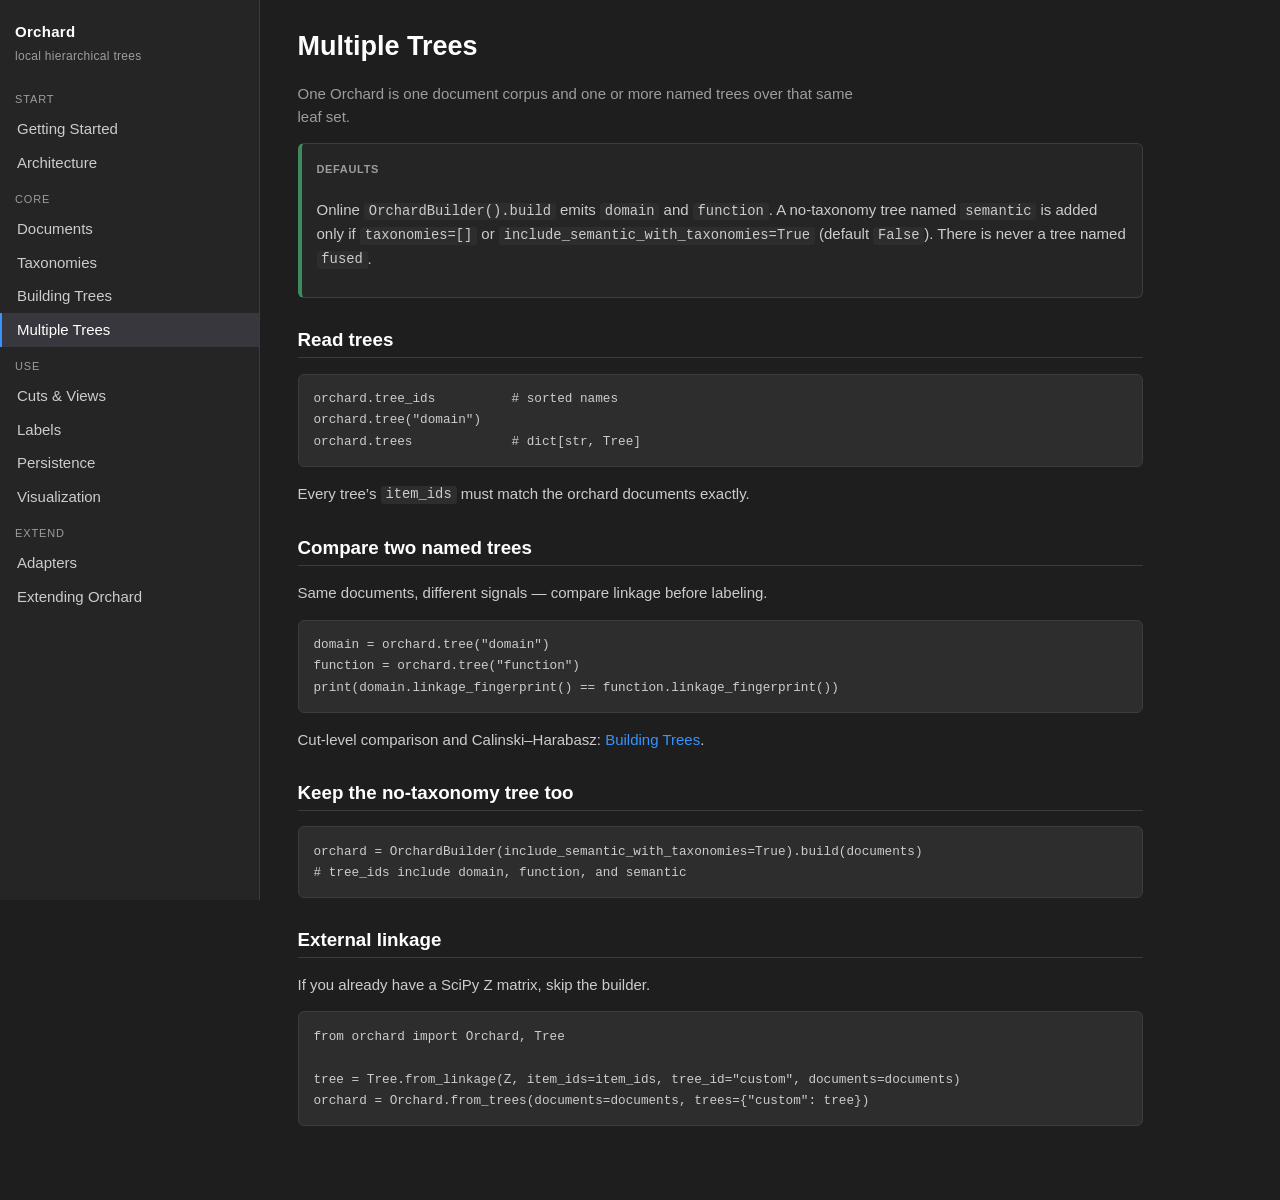
<file: docs/site/multiple-trees.html>
<!DOCTYPE html>
<html lang="en">
<head>
  <meta charset="utf-8" />
  <meta name="viewport" content="width=device-width, initial-scale=1" />
  <title>Multiple Trees — Orchard</title>
  <link rel="stylesheet" href="assets/site.css" />
</head>
<body data-page="multiple-trees">
  <div class="layout">
<aside class="sidebar">
  <div class="brand">Orchard<span>local hierarchical trees</span></div>
  <nav class="nav">
    <div class="nav-section">Start</div>
    <a href="index.html" data-page="getting-started">Getting Started</a>
    <a href="architecture.html" data-page="architecture">Architecture</a>
    <div class="nav-section">Core</div>
    <a href="documents.html" data-page="documents">Documents</a>
    <a href="taxonomies.html" data-page="taxonomies">Taxonomies</a>
    <a href="building-trees.html" data-page="building-trees">Building Trees</a>
    <a href="multiple-trees.html" data-page="multiple-trees">Multiple Trees</a>
    <div class="nav-section">Use</div>
    <a href="cuts-and-views.html" data-page="cuts-and-views">Cuts &amp; Views</a>
    <a href="labels.html" data-page="labels">Labels</a>
    <a href="persistence.html" data-page="persistence">Persistence</a>
    <a href="visualization.html" data-page="visualization">Visualization</a>
    <div class="nav-section">Extend</div>
    <a href="adapters.html" data-page="adapters">Adapters</a>
    <a href="extending.html" data-page="extending">Extending Orchard</a>
  </nav>
</aside>
    <main class="content">
      <h1>Multiple Trees</h1>
      <p class="lede">One Orchard is one document corpus and one or more named trees over that same leaf set.</p>

      <div class="callout default">
        <div class="kicker">Defaults</div>
        <p>Online <code>OrchardBuilder().build</code> emits <code>domain</code> and <code>function</code>. A no-taxonomy tree named <code>semantic</code> is added only if <code>taxonomies=[]</code> or <code>include_semantic_with_taxonomies=True</code> (default <code>False</code>). There is never a tree named <code>fused</code>.</p>
      </div>

      <h2>Read trees</h2>
      <pre><code>orchard.tree_ids          # sorted names
orchard.tree("domain")
orchard.trees             # dict[str, Tree]</code></pre>
      <p>Every tree’s <code>item_ids</code> must match the orchard documents exactly.</p>

      <h2>Compare two named trees</h2>
      <p>Same documents, different signals — compare linkage before labeling.</p>
      <pre><code>domain = orchard.tree("domain")
function = orchard.tree("function")
print(domain.linkage_fingerprint() == function.linkage_fingerprint())</code></pre>
      <p>Cut-level comparison and Calinski–Harabasz: <a href="building-trees.html#compare">Building Trees</a>.</p>

      <h2>Keep the no-taxonomy tree too</h2>
      <pre><code>orchard = OrchardBuilder(include_semantic_with_taxonomies=True).build(documents)
# tree_ids include domain, function, and semantic</code></pre>

      <h2>External linkage</h2>
      <p>If you already have a SciPy Z matrix, skip the builder.</p>
      <pre><code>from orchard import Orchard, Tree

tree = Tree.from_linkage(Z, item_ids=item_ids, tree_id="custom", documents=documents)
orchard = Orchard.from_trees(documents=documents, trees={"custom": tree})</code></pre>
    </main>
  </div>
  <script src="assets/site.js"></script>
</body>
</html>
</file>
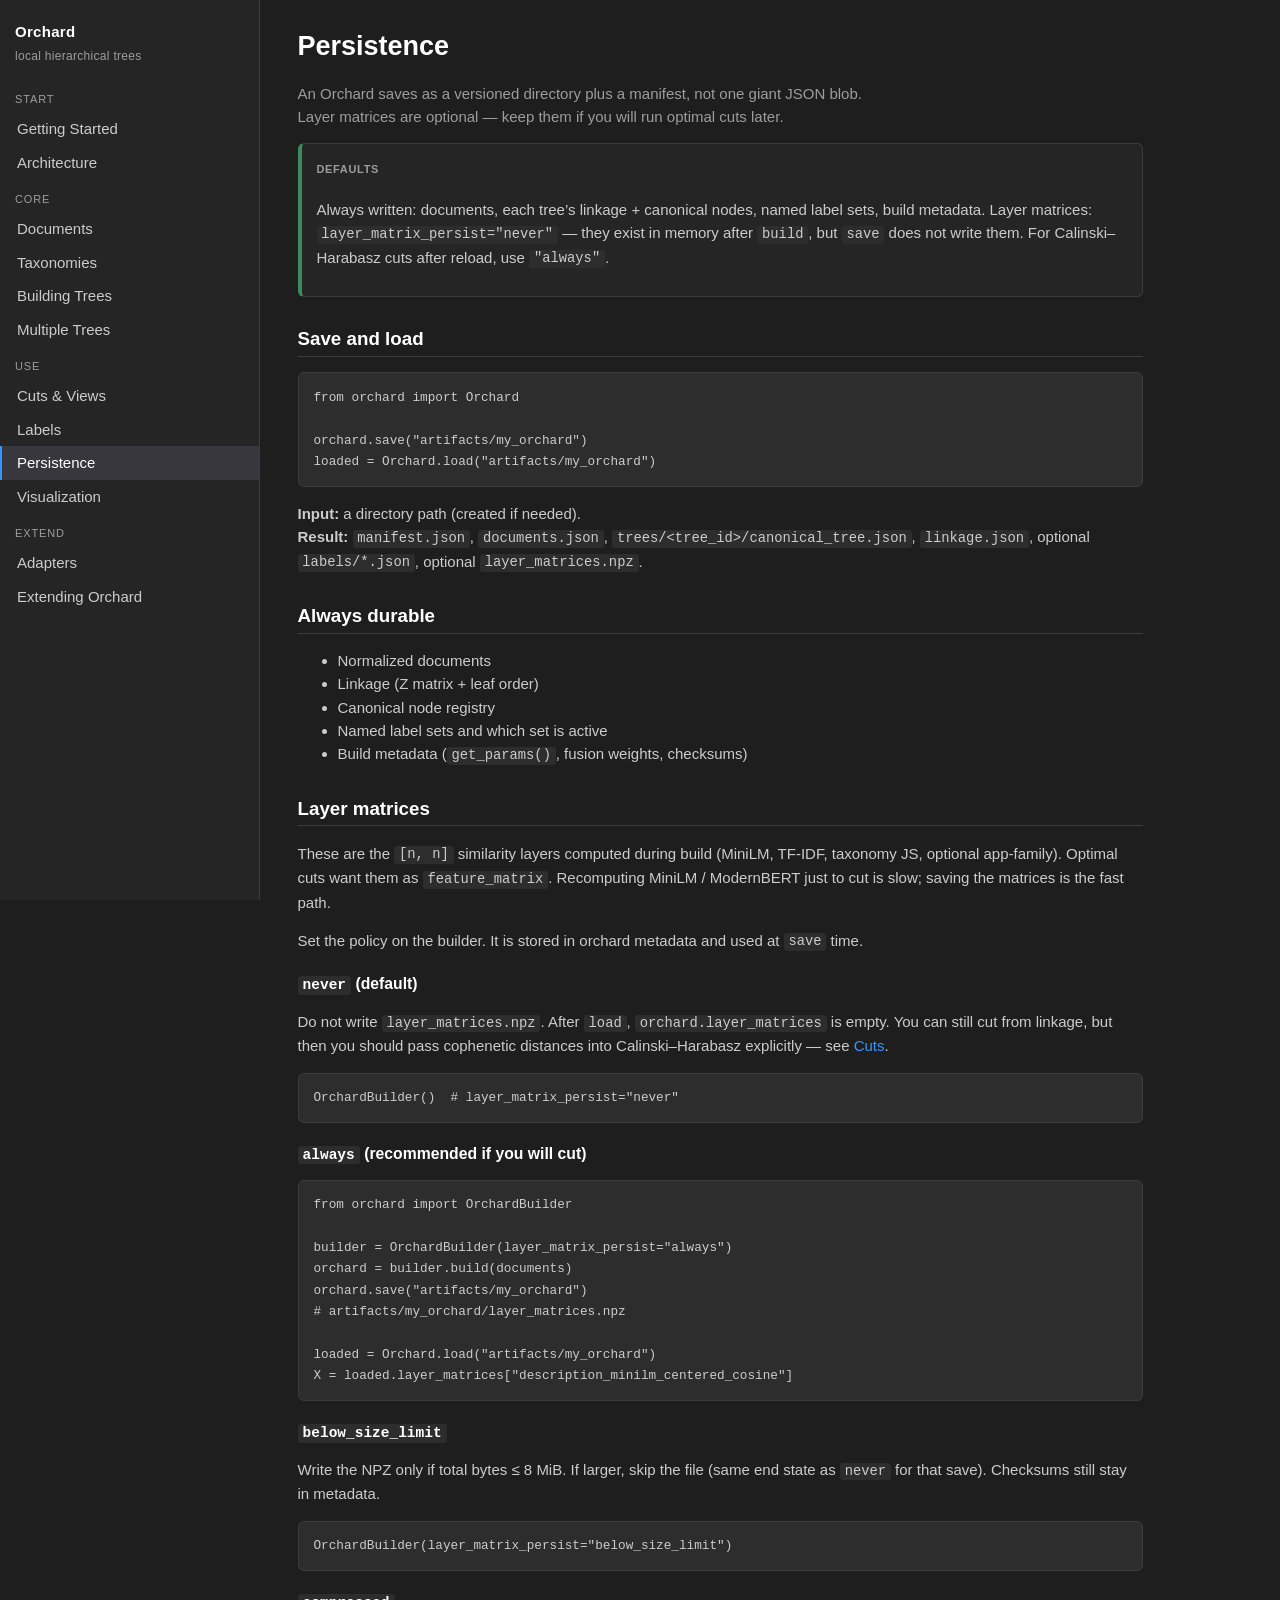
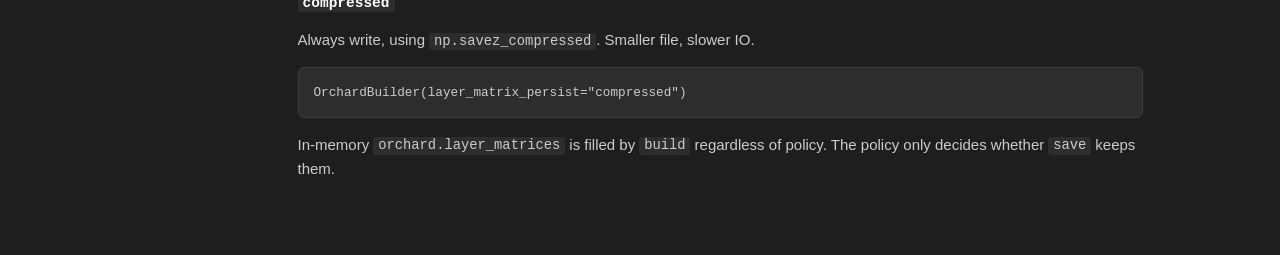
<file: docs/site/persistence.html>
<!DOCTYPE html>
<html lang="en">
<head>
  <meta charset="utf-8" />
  <meta name="viewport" content="width=device-width, initial-scale=1" />
  <title>Persistence — Orchard</title>
  <link rel="stylesheet" href="assets/site.css" />
</head>
<body data-page="persistence">
  <div class="layout">
<aside class="sidebar">
  <div class="brand">Orchard<span>local hierarchical trees</span></div>
  <nav class="nav">
    <div class="nav-section">Start</div>
    <a href="index.html" data-page="getting-started">Getting Started</a>
    <a href="architecture.html" data-page="architecture">Architecture</a>
    <div class="nav-section">Core</div>
    <a href="documents.html" data-page="documents">Documents</a>
    <a href="taxonomies.html" data-page="taxonomies">Taxonomies</a>
    <a href="building-trees.html" data-page="building-trees">Building Trees</a>
    <a href="multiple-trees.html" data-page="multiple-trees">Multiple Trees</a>
    <div class="nav-section">Use</div>
    <a href="cuts-and-views.html" data-page="cuts-and-views">Cuts &amp; Views</a>
    <a href="labels.html" data-page="labels">Labels</a>
    <a href="persistence.html" data-page="persistence">Persistence</a>
    <a href="visualization.html" data-page="visualization">Visualization</a>
    <div class="nav-section">Extend</div>
    <a href="adapters.html" data-page="adapters">Adapters</a>
    <a href="extending.html" data-page="extending">Extending Orchard</a>
  </nav>
</aside>
    <main class="content">
      <h1>Persistence</h1>
      <p class="lede">An Orchard saves as a versioned directory plus a manifest, not one giant JSON blob. Layer matrices are optional — keep them if you will run optimal cuts later.</p>

      <div class="callout default">
        <div class="kicker">Defaults</div>
        <p>Always written: documents, each tree’s linkage + canonical nodes, named label sets, build metadata. Layer matrices: <code>layer_matrix_persist="never"</code> — they exist in memory after <code>build</code>, but <code>save</code> does not write them. For Calinski–Harabasz cuts after reload, use <code>"always"</code>.</p>
      </div>

      <h2>Save and load</h2>
      <pre><code>from orchard import Orchard

orchard.save("artifacts/my_orchard")
loaded = Orchard.load("artifacts/my_orchard")</code></pre>
      <p><strong>Input:</strong> a directory path (created if needed).<br />
         <strong>Result:</strong> <code>manifest.json</code>, <code>documents.json</code>, <code>trees/&lt;tree_id&gt;/canonical_tree.json</code>, <code>linkage.json</code>, optional <code>labels/*.json</code>, optional <code>layer_matrices.npz</code>.</p>

      <h2>Always durable</h2>
      <ul>
        <li>Normalized documents</li>
        <li>Linkage (Z matrix + leaf order)</li>
        <li>Canonical node registry</li>
        <li>Named label sets and which set is active</li>
        <li>Build metadata (<code>get_params()</code>, fusion weights, checksums)</li>
      </ul>

      <h2 id="layers">Layer matrices</h2>
      <p>These are the <code>[n, n]</code> similarity layers computed during build (MiniLM, TF-IDF, taxonomy JS, optional app-family). Optimal cuts want them as <code>feature_matrix</code>. Recomputing MiniLM / ModernBERT just to cut is slow; saving the matrices is the fast path.</p>
      <p>Set the policy on the builder. It is stored in orchard metadata and used at <code>save</code> time.</p>

      <h3><code>never</code> (default)</h3>
      <p>Do not write <code>layer_matrices.npz</code>. After <code>load</code>, <code>orchard.layer_matrices</code> is empty. You can still cut from linkage, but then you should pass cophenetic distances into Calinski–Harabasz explicitly — see <a href="cuts-and-views.html#feature-matrix">Cuts</a>.</p>
      <pre><code>OrchardBuilder()  # layer_matrix_persist="never"</code></pre>

      <h3><code>always</code> (recommended if you will cut)</h3>
      <pre><code>from orchard import OrchardBuilder

builder = OrchardBuilder(layer_matrix_persist="always")
orchard = builder.build(documents)
orchard.save("artifacts/my_orchard")
# artifacts/my_orchard/layer_matrices.npz

loaded = Orchard.load("artifacts/my_orchard")
X = loaded.layer_matrices["description_minilm_centered_cosine"]</code></pre>

      <h3><code>below_size_limit</code></h3>
      <p>Write the NPZ only if total bytes ≤ 8 MiB. If larger, skip the file (same end state as <code>never</code> for that save). Checksums still stay in metadata.</p>
      <pre><code>OrchardBuilder(layer_matrix_persist="below_size_limit")</code></pre>

      <h3><code>compressed</code></h3>
      <p>Always write, using <code>np.savez_compressed</code>. Smaller file, slower IO.</p>
      <pre><code>OrchardBuilder(layer_matrix_persist="compressed")</code></pre>

      <p>In-memory <code>orchard.layer_matrices</code> is filled by <code>build</code> regardless of policy. The policy only decides whether <code>save</code> keeps them.</p>
    </main>
  </div>
  <script src="assets/site.js"></script>
</body>
</html>
</file>
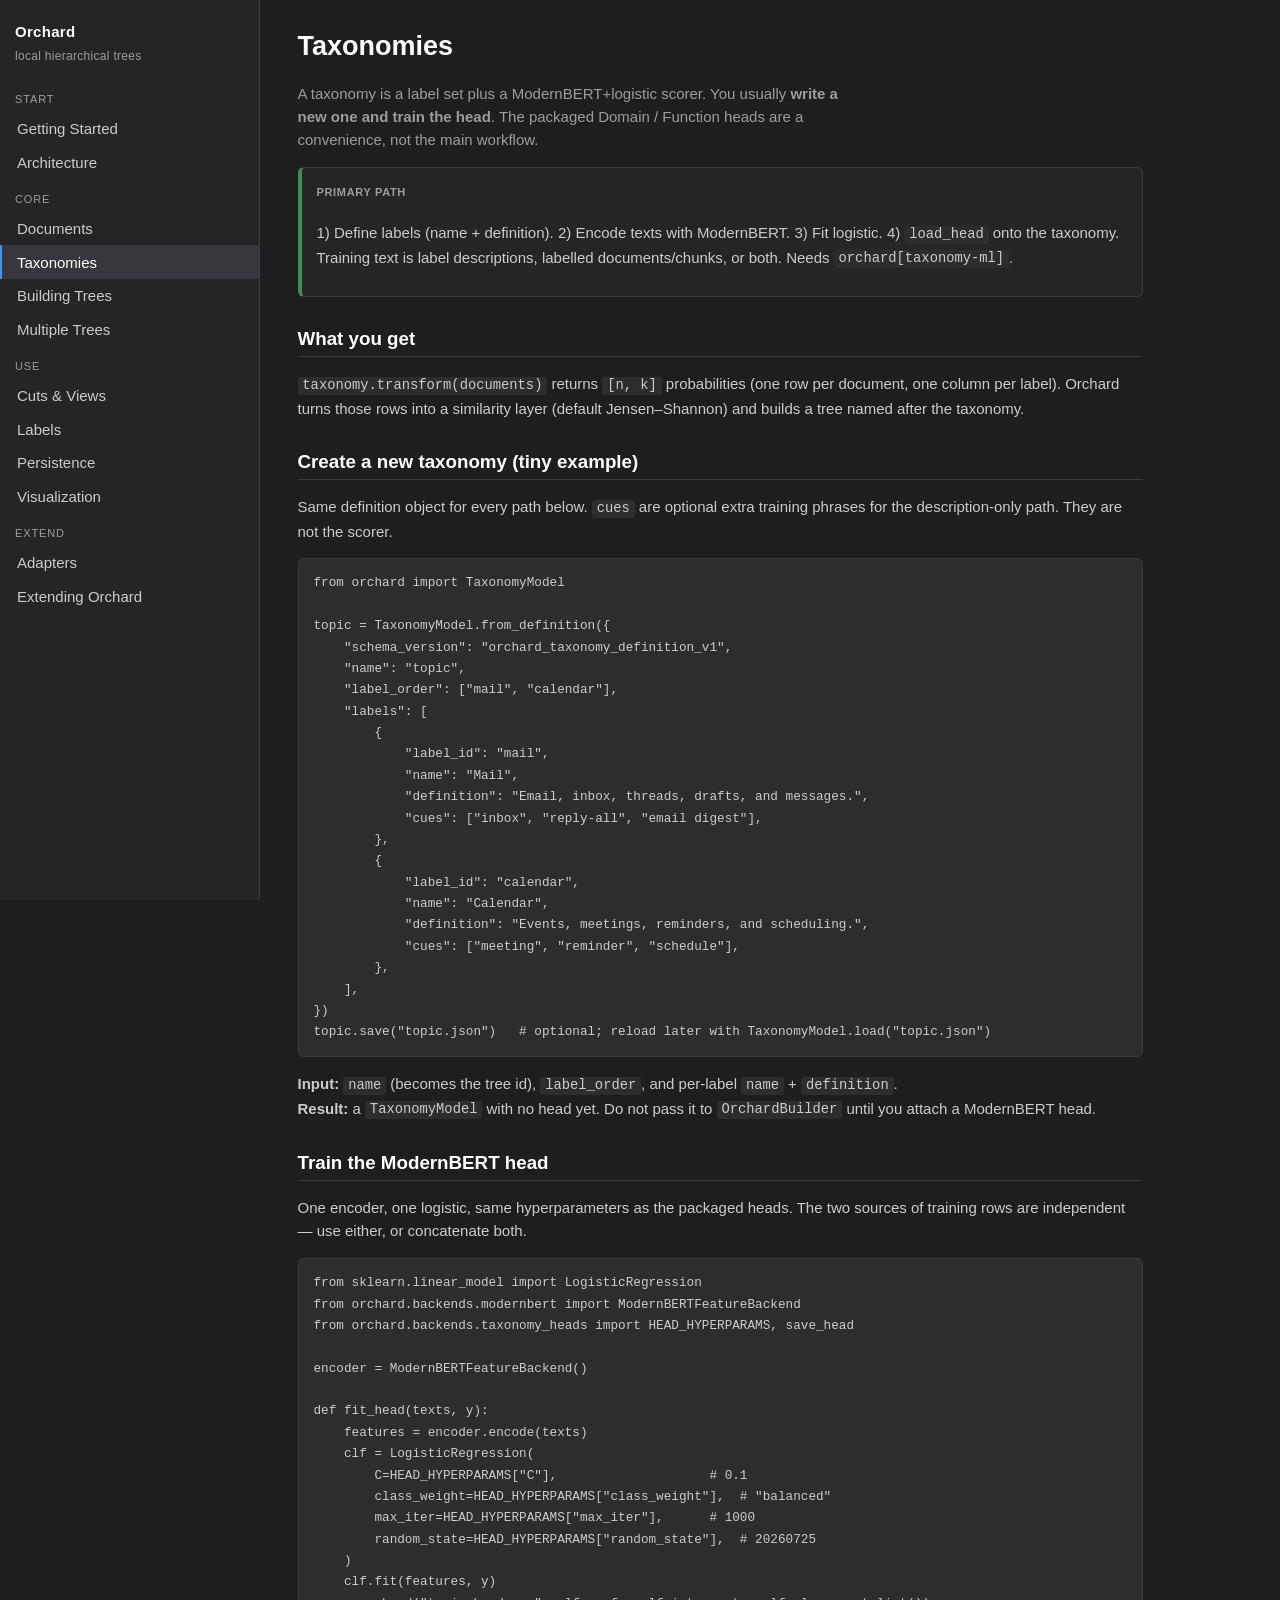
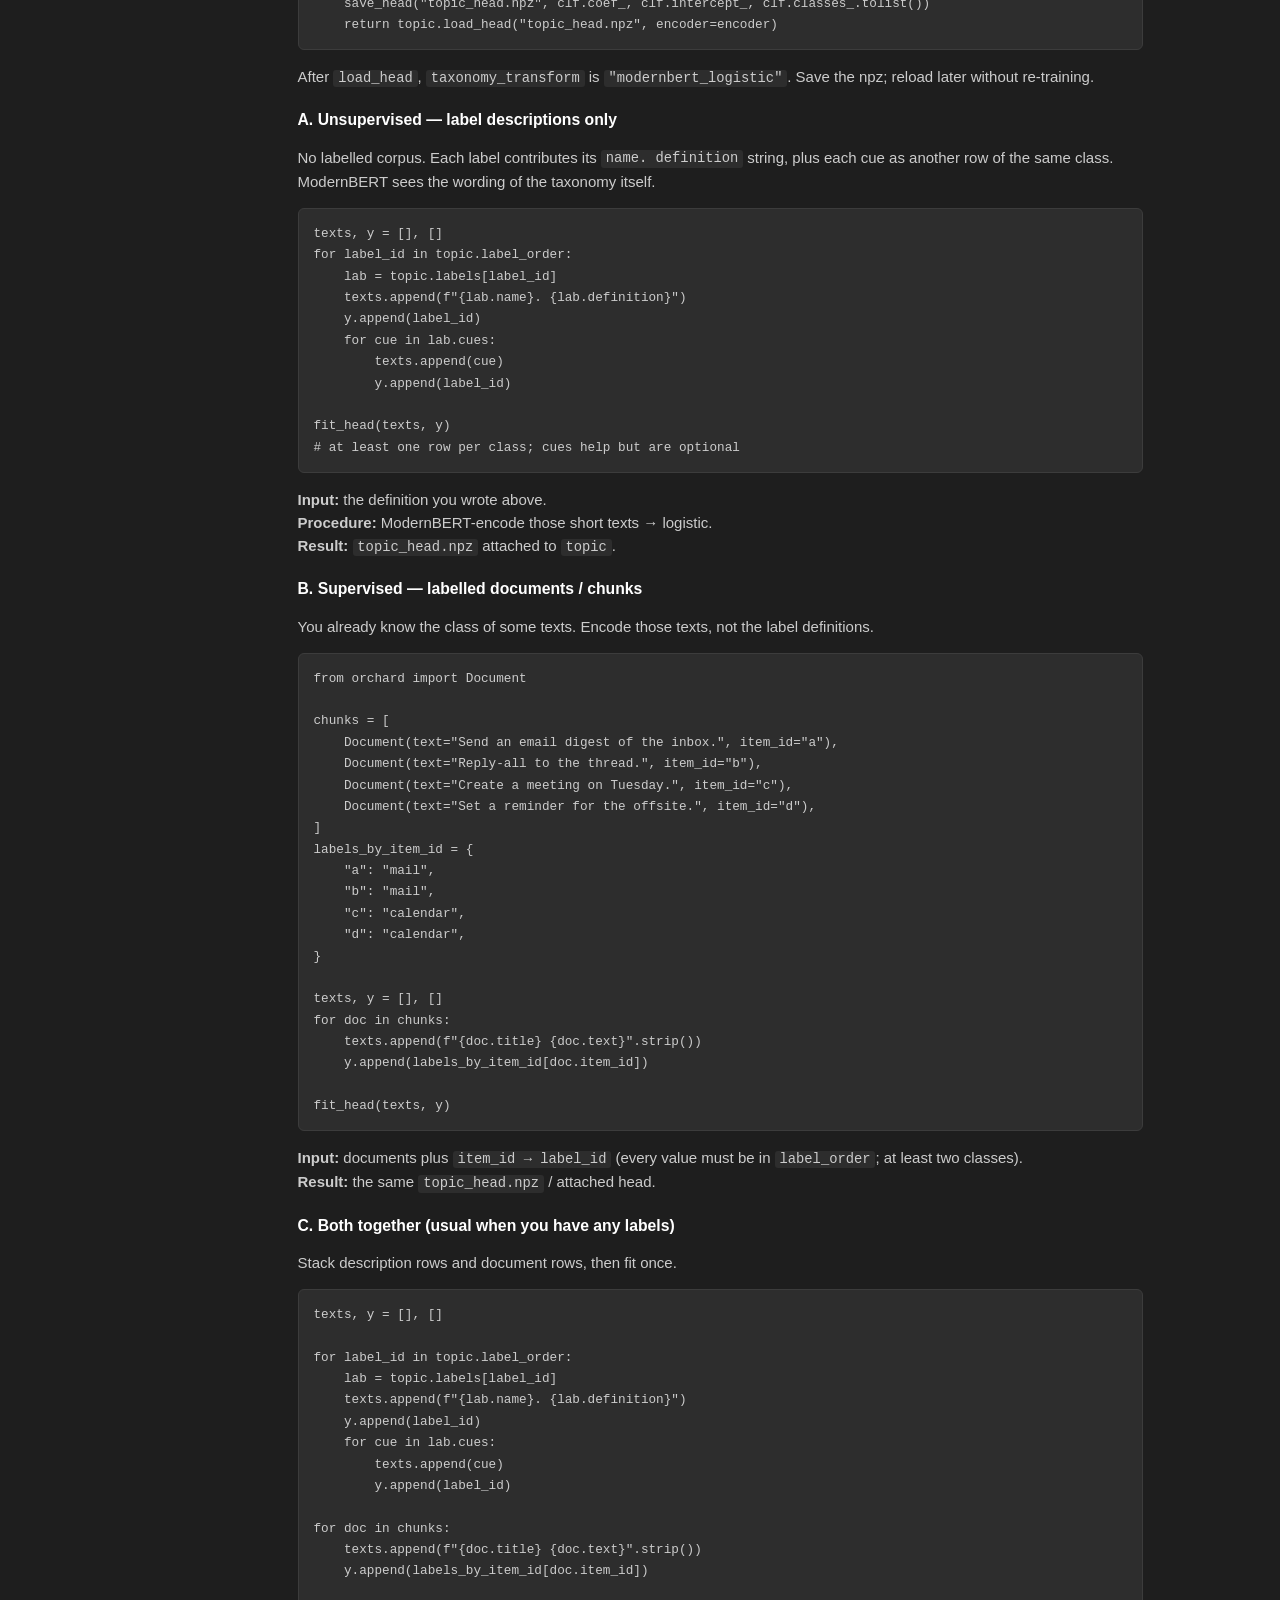
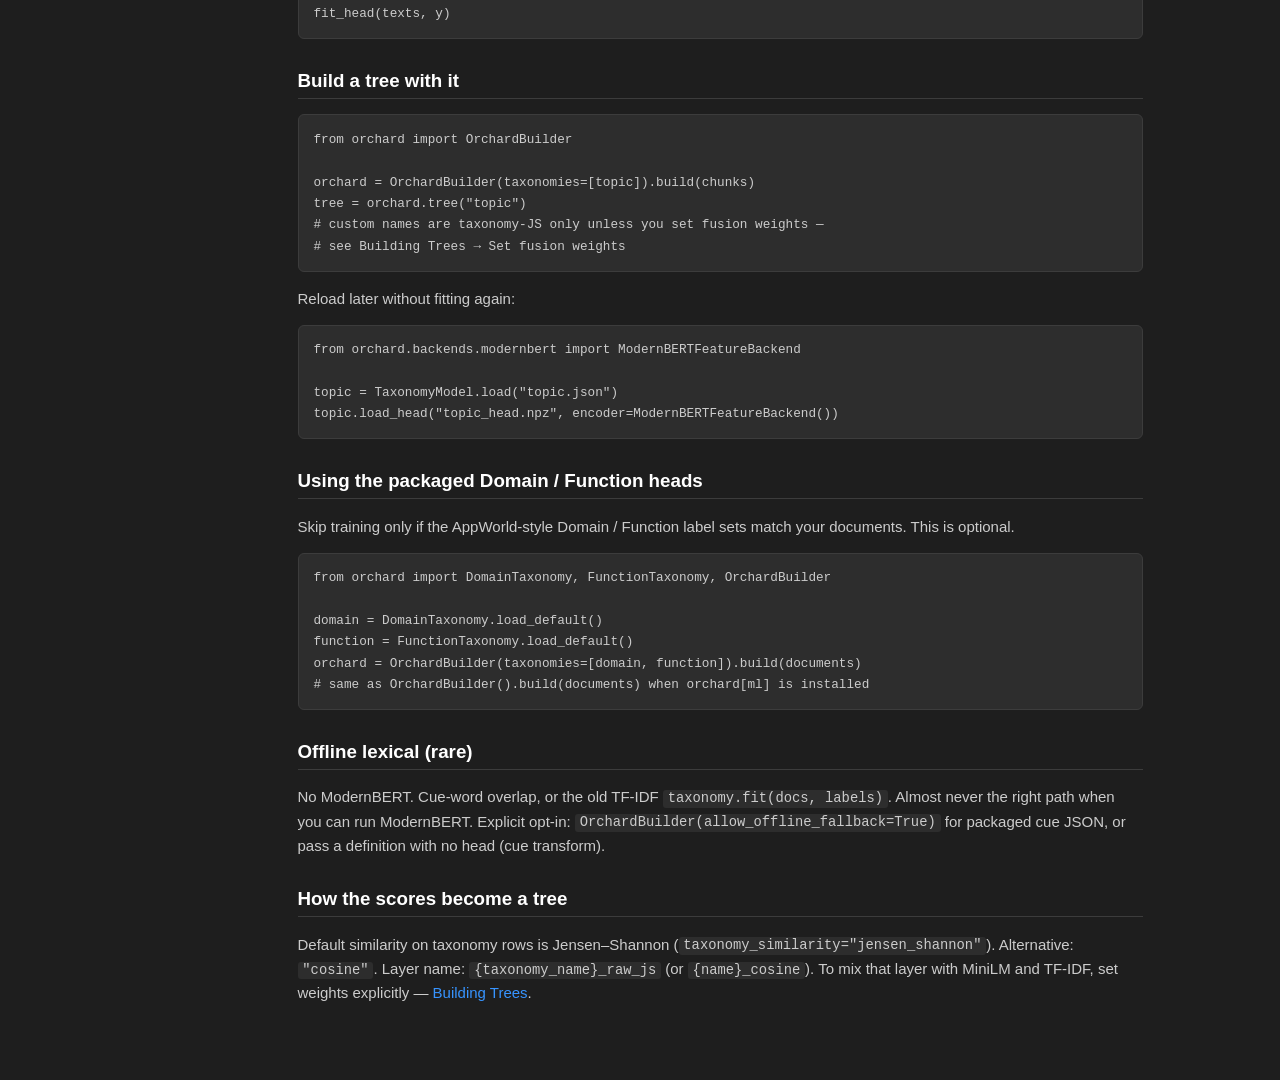
<file: docs/site/taxonomies.html>
<!DOCTYPE html>
<html lang="en">
<head>
  <meta charset="utf-8" />
  <meta name="viewport" content="width=device-width, initial-scale=1" />
  <title>Taxonomies — Orchard</title>
  <link rel="stylesheet" href="assets/site.css" />
</head>
<body data-page="taxonomies">
  <div class="layout">
<aside class="sidebar">
  <div class="brand">Orchard<span>local hierarchical trees</span></div>
  <nav class="nav">
    <div class="nav-section">Start</div>
    <a href="index.html" data-page="getting-started">Getting Started</a>
    <a href="architecture.html" data-page="architecture">Architecture</a>
    <div class="nav-section">Core</div>
    <a href="documents.html" data-page="documents">Documents</a>
    <a href="taxonomies.html" data-page="taxonomies">Taxonomies</a>
    <a href="building-trees.html" data-page="building-trees">Building Trees</a>
    <a href="multiple-trees.html" data-page="multiple-trees">Multiple Trees</a>
    <div class="nav-section">Use</div>
    <a href="cuts-and-views.html" data-page="cuts-and-views">Cuts &amp; Views</a>
    <a href="labels.html" data-page="labels">Labels</a>
    <a href="persistence.html" data-page="persistence">Persistence</a>
    <a href="visualization.html" data-page="visualization">Visualization</a>
    <div class="nav-section">Extend</div>
    <a href="adapters.html" data-page="adapters">Adapters</a>
    <a href="extending.html" data-page="extending">Extending Orchard</a>
  </nav>
</aside>
    <main class="content">
      <h1>Taxonomies</h1>
      <p class="lede">A taxonomy is a label set plus a ModernBERT+logistic scorer. You usually <strong>write a new one and train the head</strong>. The packaged Domain / Function heads are a convenience, not the main workflow.</p>

      <div class="callout default">
        <div class="kicker">Primary path</div>
        <p>1) Define labels (name + definition). 2) Encode texts with ModernBERT. 3) Fit logistic. 4) <code>load_head</code> onto the taxonomy. Training text is label descriptions, labelled documents/chunks, or both. Needs <code>orchard[taxonomy-ml]</code>.</p>
      </div>

      <h2>What you get</h2>
      <p><code>taxonomy.transform(documents)</code> returns <code>[n, k]</code> probabilities (one row per document, one column per label). Orchard turns those rows into a similarity layer (default Jensen–Shannon) and builds a tree named after the taxonomy.</p>

      <h2 id="create">Create a new taxonomy (tiny example)</h2>
      <p>Same definition object for every path below. <code>cues</code> are optional extra training phrases for the description-only path. They are not the scorer.</p>
      <pre><code>from orchard import TaxonomyModel

topic = TaxonomyModel.from_definition({
    "schema_version": "orchard_taxonomy_definition_v1",
    "name": "topic",
    "label_order": ["mail", "calendar"],
    "labels": [
        {
            "label_id": "mail",
            "name": "Mail",
            "definition": "Email, inbox, threads, drafts, and messages.",
            "cues": ["inbox", "reply-all", "email digest"],
        },
        {
            "label_id": "calendar",
            "name": "Calendar",
            "definition": "Events, meetings, reminders, and scheduling.",
            "cues": ["meeting", "reminder", "schedule"],
        },
    ],
})
topic.save("topic.json")   # optional; reload later with TaxonomyModel.load("topic.json")</code></pre>
      <p><strong>Input:</strong> <code>name</code> (becomes the tree id), <code>label_order</code>, and per-label <code>name</code> + <code>definition</code>.<br />
         <strong>Result:</strong> a <code>TaxonomyModel</code> with no head yet. Do not pass it to <code>OrchardBuilder</code> until you attach a ModernBERT head.</p>

      <h2 id="train">Train the ModernBERT head</h2>
      <p>One encoder, one logistic, same hyperparameters as the packaged heads. The two sources of training rows are independent — use either, or concatenate both.</p>
      <pre><code>from sklearn.linear_model import LogisticRegression
from orchard.backends.modernbert import ModernBERTFeatureBackend
from orchard.backends.taxonomy_heads import HEAD_HYPERPARAMS, save_head

encoder = ModernBERTFeatureBackend()

def fit_head(texts, y):
    features = encoder.encode(texts)
    clf = LogisticRegression(
        C=HEAD_HYPERPARAMS["C"],                    # 0.1
        class_weight=HEAD_HYPERPARAMS["class_weight"],  # "balanced"
        max_iter=HEAD_HYPERPARAMS["max_iter"],      # 1000
        random_state=HEAD_HYPERPARAMS["random_state"],  # 20260725
    )
    clf.fit(features, y)
    save_head("topic_head.npz", clf.coef_, clf.intercept_, clf.classes_.tolist())
    return topic.load_head("topic_head.npz", encoder=encoder)</code></pre>
      <p>After <code>load_head</code>, <code>taxonomy_transform</code> is <code>"modernbert_logistic"</code>. Save the npz; reload later without re-training.</p>

      <h3 id="unsupervised">A. Unsupervised — label descriptions only</h3>
      <p>No labelled corpus. Each label contributes its <code>name. definition</code> string, plus each cue as another row of the same class. ModernBERT sees the wording of the taxonomy itself.</p>
      <pre><code>texts, y = [], []
for label_id in topic.label_order:
    lab = topic.labels[label_id]
    texts.append(f"{lab.name}. {lab.definition}")
    y.append(label_id)
    for cue in lab.cues:
        texts.append(cue)
        y.append(label_id)

fit_head(texts, y)
# at least one row per class; cues help but are optional</code></pre>
      <p><strong>Input:</strong> the definition you wrote above.<br />
         <strong>Procedure:</strong> ModernBERT-encode those short texts → logistic.<br />
         <strong>Result:</strong> <code>topic_head.npz</code> attached to <code>topic</code>.</p>

      <h3 id="supervised">B. Supervised — labelled documents / chunks</h3>
      <p>You already know the class of some texts. Encode those texts, not the label definitions.</p>
      <pre><code>from orchard import Document

chunks = [
    Document(text="Send an email digest of the inbox.", item_id="a"),
    Document(text="Reply-all to the thread.", item_id="b"),
    Document(text="Create a meeting on Tuesday.", item_id="c"),
    Document(text="Set a reminder for the offsite.", item_id="d"),
]
labels_by_item_id = {
    "a": "mail",
    "b": "mail",
    "c": "calendar",
    "d": "calendar",
}

texts, y = [], []
for doc in chunks:
    texts.append(f"{doc.title} {doc.text}".strip())
    y.append(labels_by_item_id[doc.item_id])

fit_head(texts, y)</code></pre>
      <p><strong>Input:</strong> documents plus <code>item_id → label_id</code> (every value must be in <code>label_order</code>; at least two classes).<br />
         <strong>Result:</strong> the same <code>topic_head.npz</code> / attached head.</p>

      <h3 id="both">C. Both together (usual when you have any labels)</h3>
      <p>Stack description rows and document rows, then fit once.</p>
      <pre><code>texts, y = [], []

for label_id in topic.label_order:
    lab = topic.labels[label_id]
    texts.append(f"{lab.name}. {lab.definition}")
    y.append(label_id)
    for cue in lab.cues:
        texts.append(cue)
        y.append(label_id)

for doc in chunks:
    texts.append(f"{doc.title} {doc.text}".strip())
    y.append(labels_by_item_id[doc.item_id])

fit_head(texts, y)</code></pre>

      <h2>Build a tree with it</h2>
      <pre><code>from orchard import OrchardBuilder

orchard = OrchardBuilder(taxonomies=[topic]).build(chunks)
tree = orchard.tree("topic")
# custom names are taxonomy-JS only unless you set fusion weights —
# see Building Trees → Set fusion weights</code></pre>
      <p>Reload later without fitting again:</p>
      <pre><code>from orchard.backends.modernbert import ModernBERTFeatureBackend

topic = TaxonomyModel.load("topic.json")
topic.load_head("topic_head.npz", encoder=ModernBERTFeatureBackend())</code></pre>

      <h2 id="defaults">Using the packaged Domain / Function heads</h2>
      <p>Skip training only if the AppWorld-style Domain / Function label sets match your documents. This is optional.</p>
      <pre><code>from orchard import DomainTaxonomy, FunctionTaxonomy, OrchardBuilder

domain = DomainTaxonomy.load_default()
function = FunctionTaxonomy.load_default()
orchard = OrchardBuilder(taxonomies=[domain, function]).build(documents)
# same as OrchardBuilder().build(documents) when orchard[ml] is installed</code></pre>

      <h2 id="offline">Offline lexical (rare)</h2>
      <p>No ModernBERT. Cue-word overlap, or the old TF-IDF <code>taxonomy.fit(docs, labels)</code>. Almost never the right path when you can run ModernBERT. Explicit opt-in: <code>OrchardBuilder(allow_offline_fallback=True)</code> for packaged cue JSON, or pass a definition with no head (cue transform).</p>

      <h2>How the scores become a tree</h2>
      <p>Default similarity on taxonomy rows is Jensen–Shannon (<code>taxonomy_similarity="jensen_shannon"</code>). Alternative: <code>"cosine"</code>. Layer name: <code>{taxonomy_name}_raw_js</code> (or <code>{name}_cosine</code>). To mix that layer with MiniLM and TF-IDF, set weights explicitly — <a href="building-trees.html#weights">Building Trees</a>.</p>
    </main>
  </div>
  <script src="assets/site.js"></script>
</body>
</html>
</file>
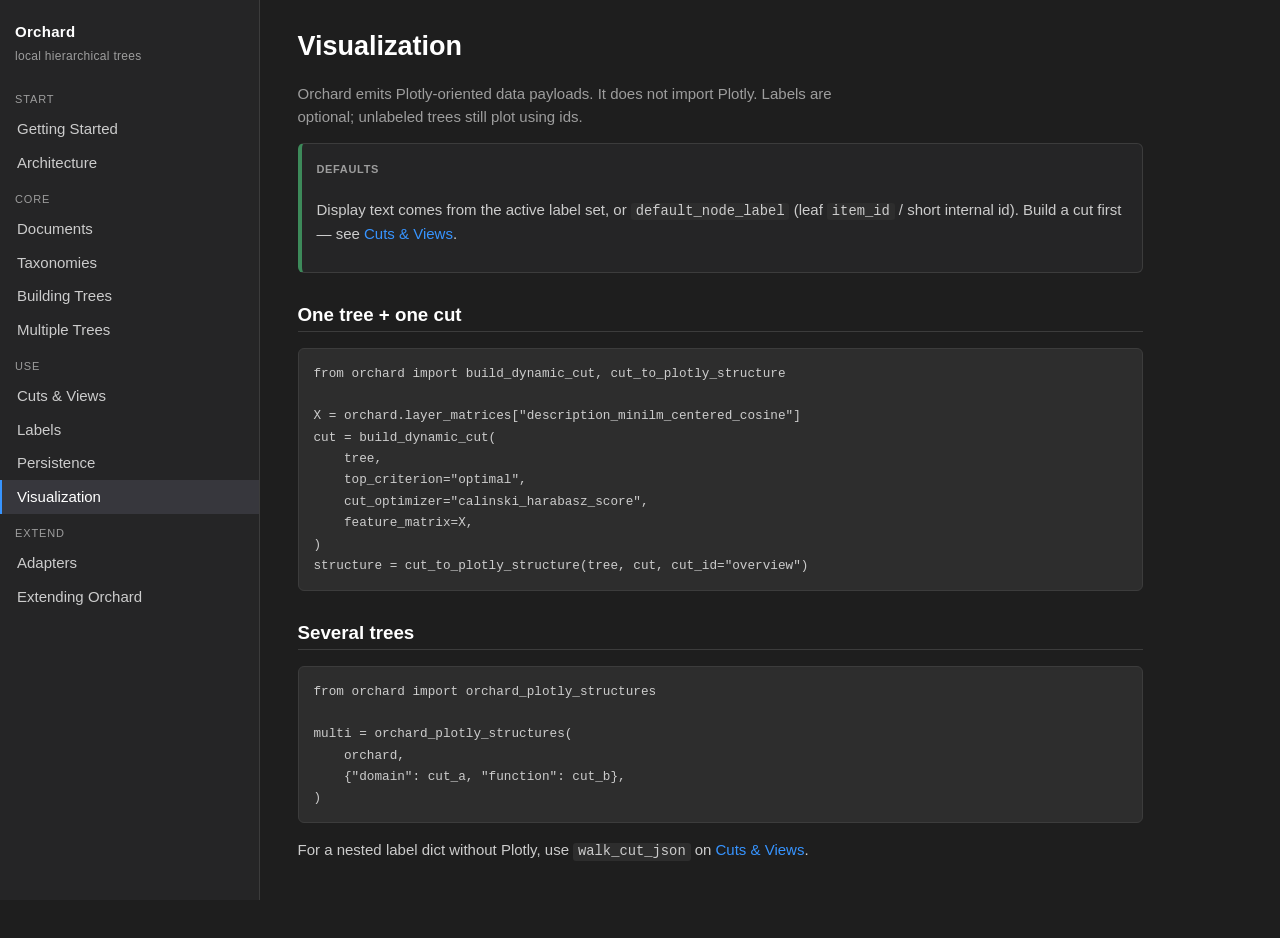
<file: docs/site/visualization.html>
<!DOCTYPE html>
<html lang="en">
<head>
  <meta charset="utf-8" />
  <meta name="viewport" content="width=device-width, initial-scale=1" />
  <title>Visualization — Orchard</title>
  <link rel="stylesheet" href="assets/site.css" />
</head>
<body data-page="visualization">
  <div class="layout">
<aside class="sidebar">
  <div class="brand">Orchard<span>local hierarchical trees</span></div>
  <nav class="nav">
    <div class="nav-section">Start</div>
    <a href="index.html" data-page="getting-started">Getting Started</a>
    <a href="architecture.html" data-page="architecture">Architecture</a>
    <div class="nav-section">Core</div>
    <a href="documents.html" data-page="documents">Documents</a>
    <a href="taxonomies.html" data-page="taxonomies">Taxonomies</a>
    <a href="building-trees.html" data-page="building-trees">Building Trees</a>
    <a href="multiple-trees.html" data-page="multiple-trees">Multiple Trees</a>
    <div class="nav-section">Use</div>
    <a href="cuts-and-views.html" data-page="cuts-and-views">Cuts &amp; Views</a>
    <a href="labels.html" data-page="labels">Labels</a>
    <a href="persistence.html" data-page="persistence">Persistence</a>
    <a href="visualization.html" data-page="visualization">Visualization</a>
    <div class="nav-section">Extend</div>
    <a href="adapters.html" data-page="adapters">Adapters</a>
    <a href="extending.html" data-page="extending">Extending Orchard</a>
  </nav>
</aside>
    <main class="content">
      <h1>Visualization</h1>
      <p class="lede">Orchard emits Plotly-oriented data payloads. It does not import Plotly. Labels are optional; unlabeled trees still plot using ids.</p>

      <div class="callout default">
        <div class="kicker">Defaults</div>
        <p>Display text comes from the active label set, or <code>default_node_label</code> (leaf <code>item_id</code> / short internal id). Build a cut first — see <a href="cuts-and-views.html">Cuts &amp; Views</a>.</p>
      </div>

      <h2>One tree + one cut</h2>
      <pre><code>from orchard import build_dynamic_cut, cut_to_plotly_structure

X = orchard.layer_matrices["description_minilm_centered_cosine"]
cut = build_dynamic_cut(
    tree,
    top_criterion="optimal",
    cut_optimizer="calinski_harabasz_score",
    feature_matrix=X,
)
structure = cut_to_plotly_structure(tree, cut, cut_id="overview")</code></pre>

      <h2>Several trees</h2>
      <pre><code>from orchard import orchard_plotly_structures

multi = orchard_plotly_structures(
    orchard,
    {"domain": cut_a, "function": cut_b},
)</code></pre>
      <p>For a nested label dict without Plotly, use <code>walk_cut_json</code> on <a href="cuts-and-views.html#walk">Cuts &amp; Views</a>.</p>
    </main>
  </div>
  <script src="assets/site.js"></script>
</body>
</html>
</file>
<file: docs/site/assets/site.css>
:root {
  --bg: #1e1e1e;
  --bg-side: #252526;
  --bg-active: #37373d;
  --border: #3c3c3c;
  --text: #cccccc;
  --muted: #9d9d9d;
  --accent: #3794ff;
  --code-bg: #2d2d2d;
  --ok: #3d6b4f;
  --warn: #8a5a1e;
  --font: "Segoe UI", "Helvetica Neue", sans-serif;
  --mono: "Cascadia Code", "Consolas", "Courier New", monospace;
}

* { box-sizing: border-box; }
html, body {
  margin: 0;
  padding: 0;
  background: var(--bg);
  color: var(--text);
  font-family: var(--font);
  font-size: 15px;
  line-height: 1.55;
}
a { color: var(--accent); text-decoration: none; }
a:hover { text-decoration: underline; }
.layout {
  display: grid;
  grid-template-columns: 260px 1fr;
  min-height: 100vh;
}
.sidebar {
  background: var(--bg-side);
  border-right: 1px solid var(--border);
  padding: 1rem 0 2rem;
  position: sticky;
  top: 0;
  height: 100vh;
  overflow: auto;
}
.brand {
  padding: 0.35rem 1rem 1rem;
  font-weight: 650;
  letter-spacing: 0.02em;
  color: #fff;
}
.brand span {
  display: block;
  font-size: 12px;
  font-weight: 400;
  color: var(--muted);
  margin-top: 0.2rem;
}
.nav-section {
  margin: 0.75rem 0 0.25rem;
  padding: 0 1rem;
  font-size: 11px;
  text-transform: uppercase;
  letter-spacing: 0.08em;
  color: var(--muted);
}
.nav a {
  display: block;
  padding: 0.35rem 1rem;
  color: var(--text);
  border-left: 2px solid transparent;
}
.nav a:hover { background: var(--bg-active); text-decoration: none; }
.nav a.active {
  background: var(--bg-active);
  border-left-color: var(--accent);
  color: #fff;
}
.content {
  padding: 2rem 2.5rem 4rem;
  max-width: 920px;
}
h1, h2, h3 { color: #fff; line-height: 1.25; }
h1 { font-size: 1.8rem; margin-top: 0; }
h2 { font-size: 1.25rem; margin-top: 2rem; border-bottom: 1px solid var(--border); padding-bottom: 0.35rem; }
h3 { font-size: 1.05rem; margin-top: 1.4rem; }
p, li { color: var(--text); }
.muted { color: var(--muted); }
.lede {
  color: var(--muted);
  max-width: 68ch;
  margin-top: 0;
}
pre, code {
  font-family: var(--mono);
  font-size: 0.92em;
}
code {
  background: var(--code-bg);
  padding: 0.1em 0.35em;
  border-radius: 3px;
}
pre {
  background: var(--code-bg);
  border: 1px solid var(--border);
  border-radius: 6px;
  padding: 0.9rem 1rem;
  overflow: auto;
}
pre code { background: transparent; padding: 0; }
table {
  border-collapse: collapse;
  width: 100%;
  margin: 1rem 0;
}
th, td {
  border: 1px solid var(--border);
  padding: 0.45rem 0.65rem;
  text-align: left;
  vertical-align: top;
}
th { background: var(--bg-side); color: #fff; }
.callout {
  border: 1px solid var(--border);
  border-left: 4px solid var(--accent);
  border-radius: 6px;
  padding: 0.75rem 1rem;
  margin: 1rem 0;
  background: #252526;
}
.callout.default { border-left-color: #3d8a5a; }
.callout.warn { border-left-color: #c28a3a; }
.callout strong { color: #fff; }
.kicker {
  display: inline-block;
  font-size: 11px;
  font-weight: 650;
  letter-spacing: 0.06em;
  text-transform: uppercase;
  color: var(--muted);
  margin-bottom: 0.35rem;
}
.split {
  display: grid;
  grid-template-columns: repeat(auto-fit, minmax(240px, 1fr));
  gap: 0.75rem;
  margin: 0.85rem 0 1.1rem;
}
.branch {
  border: 1px solid var(--border);
  border-radius: 8px;
  padding: 0.8rem 0.95rem;
  background: #252526;
}
.branch.default {
  border-color: #3d8a5a;
}
.branch h3 {
  margin: 0 0 0.4rem;
  font-size: 1rem;
  border: 0;
}
.branch p:last-child { margin-bottom: 0; }
.flow {
  display: flex;
  flex-direction: column;
  gap: 0.35rem;
  margin: 1rem 0 1.5rem;
}
.flow-step {
  border: 1px solid var(--border);
  border-radius: 8px;
  background: #252526;
  padding: 0.75rem 0.95rem;
}
.flow-step .title {
  font-weight: 650;
  color: #fff;
}
.flow-arrow {
  text-align: center;
  color: var(--muted);
  font-size: 1.2rem;
  line-height: 1;
  user-select: none;
}
ol.steps {
  padding-left: 1.25rem;
}
ol.steps li { margin: 0.35rem 0; }
@media (max-width: 800px) {
  .layout { grid-template-columns: 1fr; }
  .sidebar { position: relative; height: auto; }
  .content { padding: 1.25rem; }
}
</file>
